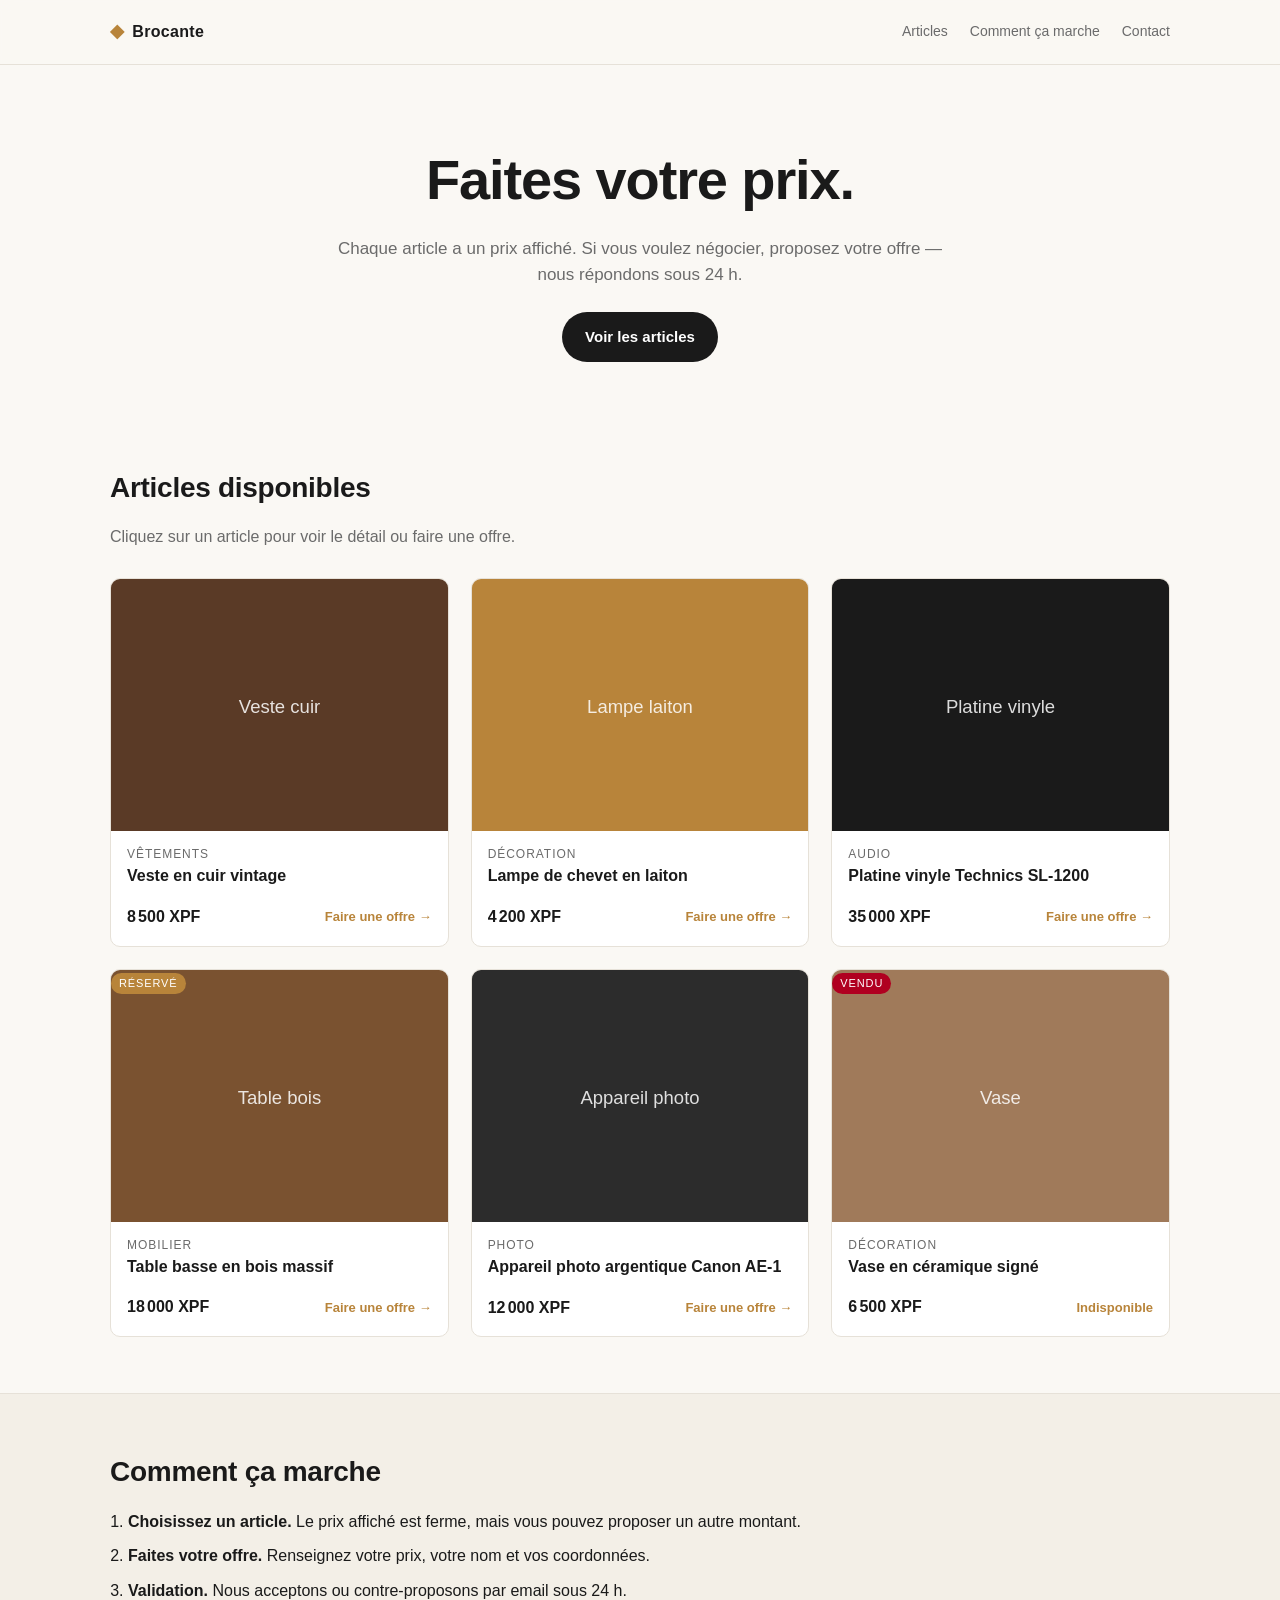
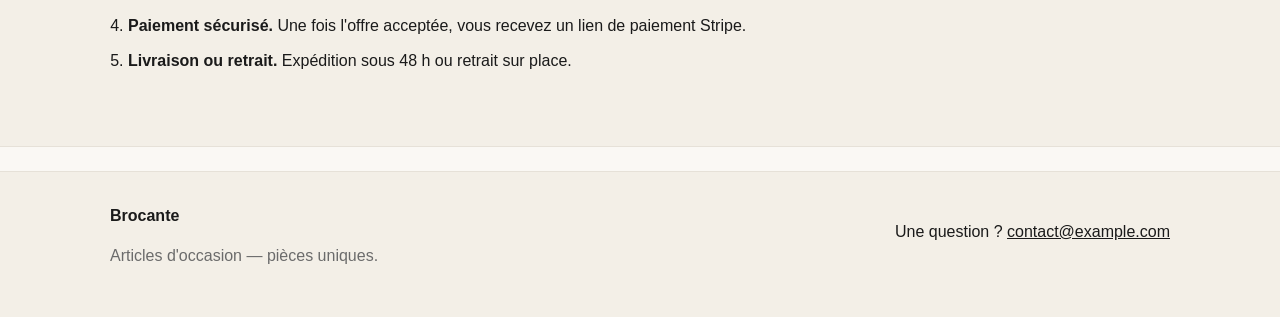
<file: brocante/index.html>
<!doctype html>
<html lang="fr">
<head>
  <meta charset="utf-8" />
  <meta name="viewport" content="width=device-width,initial-scale=1" />
  <title>Brocante — Faites votre prix</title>
  <meta name="description" content="Articles d'occasion : prix affiché ou faites votre offre. Paiement sécurisé en ligne." />
  <link rel="stylesheet" href="styles.css" />
</head>
<body>
  <header class="site-header">
    <div class="container header-inner">
      <a href="/brocante/" class="brand">
        <span class="brand-mark">◆</span>
        <span class="brand-name">Brocante</span>
      </a>
      <nav class="nav">
        <a href="#articles">Articles</a>
        <a href="#comment">Comment ça marche</a>
        <a href="#contact">Contact</a>
      </nav>
    </div>
  </header>

  <section class="hero">
    <div class="container">
      <h1>Faites votre prix.</h1>
      <p class="lead">Chaque article a un prix affiché. Si vous voulez négocier, proposez votre offre — nous répondons sous 24 h.</p>
      <a href="#articles" class="btn btn-primary">Voir les articles</a>
    </div>
  </section>

  <section id="articles" class="section">
    <div class="container">
      <h2>Articles disponibles</h2>
      <p class="muted">Cliquez sur un article pour voir le détail ou faire une offre.</p>

      <div class="grid" id="grid"></div>
    </div>
  </section>

  <section id="comment" class="section section-alt">
    <div class="container">
      <h2>Comment ça marche</h2>
      <ol class="steps">
        <li><strong>Choisissez un article.</strong> Le prix affiché est ferme, mais vous pouvez proposer un autre montant.</li>
        <li><strong>Faites votre offre.</strong> Renseignez votre prix, votre nom et vos coordonnées.</li>
        <li><strong>Validation.</strong> Nous acceptons ou contre-proposons par email sous 24 h.</li>
        <li><strong>Paiement sécurisé.</strong> Une fois l'offre acceptée, vous recevez un lien de paiement Stripe.</li>
        <li><strong>Livraison ou retrait.</strong> Expédition sous 48 h ou retrait sur place.</li>
      </ol>
    </div>
  </section>

  <footer id="contact" class="site-footer">
    <div class="container footer-inner">
      <div>
        <strong>Brocante</strong>
        <p class="muted">Articles d'occasion — pièces uniques.</p>
      </div>
      <div>
        <p>Une question ? <a href="mailto:contact@example.com">contact@example.com</a></p>
      </div>
    </div>
  </footer>

  <!-- Offer modal -->
  <div class="modal" id="modal" hidden>
    <div class="modal-backdrop" data-close></div>
    <div class="modal-card" role="dialog" aria-modal="true" aria-labelledby="modal-title">
      <button class="modal-close" data-close aria-label="Fermer">×</button>

      <div class="modal-body">
        <div class="modal-media">
          <img id="m-image" alt="" />
        </div>
        <div class="modal-info">
          <h3 id="modal-title"></h3>
          <p class="price">
            Prix affiché : <strong id="m-price"></strong>
          </p>
          <p id="m-desc" class="muted"></p>

          <form id="offer-form" class="offer-form" novalidate>
            <input type="hidden" name="article" id="f-article" />
            <input type="hidden" name="prix_affiche" id="f-listed" />

            <label>
              Votre offre (XPF)
              <input type="number" name="offre" id="f-offer" min="1" step="1" required />
            </label>

            <div class="row">
              <label>
                Nom
                <input type="text" name="nom" required autocomplete="name" />
              </label>
              <label>
                Téléphone
                <input type="tel" name="telephone" required autocomplete="tel" />
              </label>
            </div>

            <label>
              Email
              <input type="email" name="email" required autocomplete="email" />
            </label>

            <label>
              Message (optionnel)
              <textarea name="message" rows="3" placeholder="Précisions, conditions de retrait…"></textarea>
            </label>

            <button type="submit" class="btn btn-primary btn-block">Envoyer mon offre</button>
            <p class="form-status" id="form-status" aria-live="polite"></p>
          </form>
        </div>
      </div>
    </div>
  </div>

  <script src="app.js"></script>
</body>
</html>
</file>
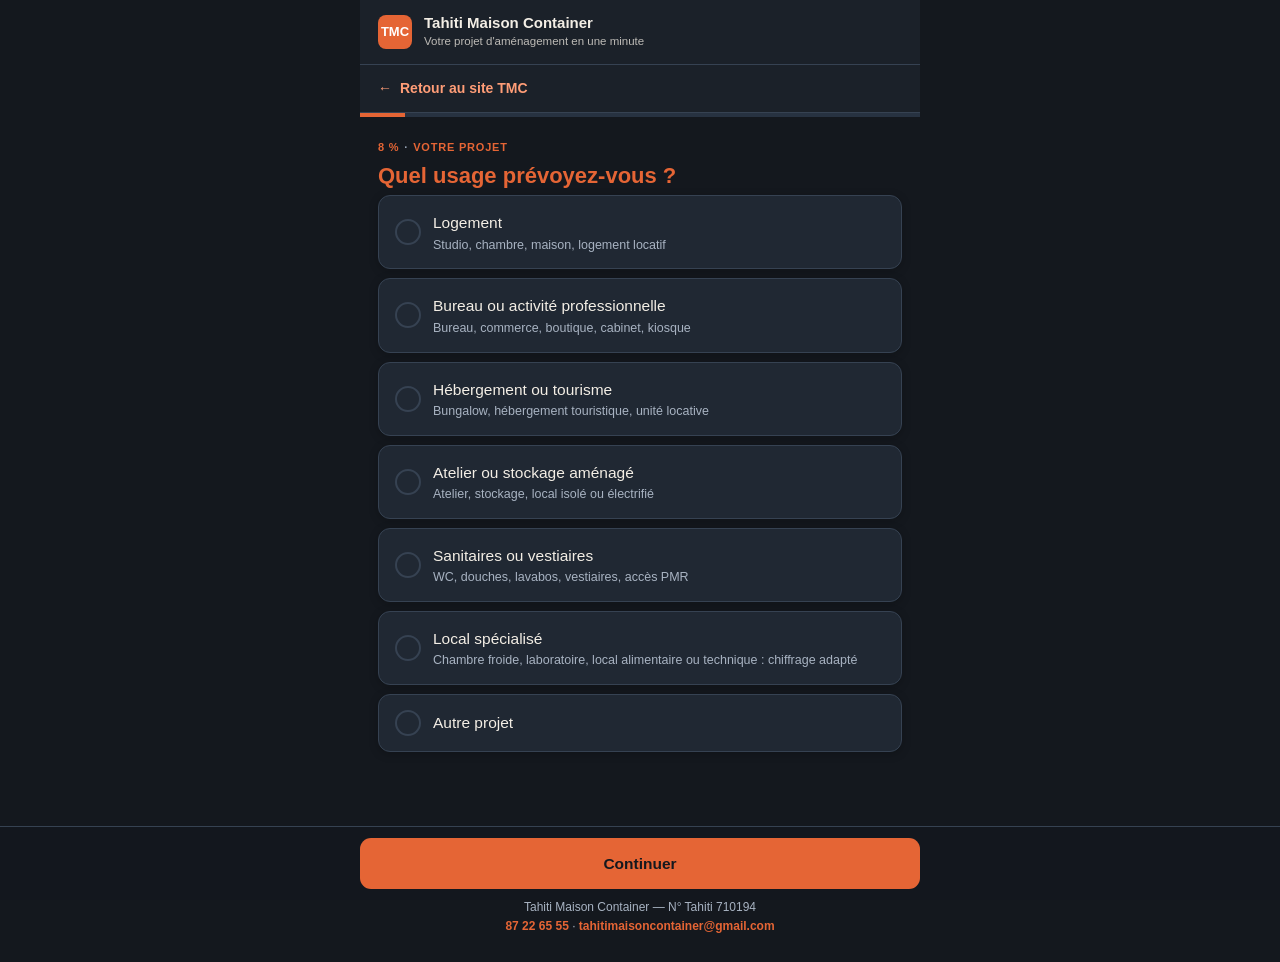
<file: demande/index.html>
<!DOCTYPE html>
<html lang="fr">
<head>
<meta charset="utf-8">
<meta name="viewport" content="width=device-width,initial-scale=1,viewport-fit=cover">
<title>Votre demande — Tahiti Maison Container</title>
<meta name="description" content="Décrivez votre projet en une minute et obtenez le prix réel livré dans votre commune. Tahiti Maison Container, conteneurs 20 DRY et 40 HC en Polynésie.">
<meta name="robots" content="index,follow">
<meta property="og:title" content="Votre demande — Tahiti Maison Container">
<meta property="og:description" content="Une minute pour décrire votre projet et connaître le prix livré chez vous.">
<meta name="theme-color" content="#14181e">
<style>
:root{--navy:#e56535;--navy2:#ff8f62;--or:#e56535;--vert:#397d46;--rouge:#ff8f87;--gris:#a8b3c2;--bg:#14181e;--card:#202833;--bord:#364252;--ombre:0 2px 10px rgba(0,0,0,.22)}
*{box-sizing:border-box;-webkit-tap-highlight-color:transparent}
html,body{margin:0;padding:0}
body{font-family:-apple-system,BlinkMacSystemFont,"Segoe UI",Roboto,Arial,sans-serif;background:var(--bg);color:#f3eee5;line-height:1.5;font-size:16px}
.app{max-width:560px;margin:0 auto;min-height:100vh;display:flex;flex-direction:column;background:var(--bg)}
header{background:var(--navy);color:#f3eee5;padding:14px 18px;display:flex;align-items:center;gap:12px}
header .logo{width:34px;height:34px;border-radius:8px;background:var(--or);display:flex;align-items:center;justify-content:center;font-weight:800;font-size:13px;flex:0 0 auto}
header h1{margin:0;font-size:15px;font-weight:700;line-height:1.2}
header p{margin:1px 0 0;font-size:11.5px;opacity:.75}
.bar{height:4px;background:#273241}
.bar i{display:block;height:100%;background:var(--or);width:0;transition:width .3s ease}
main{flex:1;padding:22px 18px 130px}
.step{display:none;animation:in .25s ease}
.step.on{display:block}
@keyframes in{from{opacity:0;transform:translateY(8px)}to{opacity:1;transform:none}}
.kicker{font-size:11px;font-weight:700;letter-spacing:.8px;text-transform:uppercase;color:var(--or);margin-bottom:6px}
.kicker b{color:var(--navy)}
.kicker i{font-style:normal;color:#98a4b5;margin:0 5px}
h2{margin:0 0 6px;font-size:22px;line-height:1.25;color:var(--navy);font-weight:750}
.sub{margin:0 0 18px;font-size:14px;color:var(--gris)}
.opts{display:flex;flex-direction:column;gap:9px}
button.opt{display:flex;align-items:center;gap:12px;width:100%;text-align:left;background:var(--card);border:1.5px solid var(--bord);border-radius:12px;padding:15px 16px;font:inherit;font-size:15.5px;color:#f3eee5;cursor:pointer;box-shadow:var(--ombre);transition:.12s}
button.opt:hover{border-color:var(--navy2)}
button.opt.sel{border-color:var(--navy);background:#35271f;box-shadow:inset 0 0 0 1px var(--navy)}
button.opt .ic{flex:0 0 auto;width:26px;height:26px;border-radius:50%;border:2px solid var(--bord);display:flex;align-items:center;justify-content:center;font-size:13px;color:#f3eee5}
button.opt.sel .ic{background:var(--navy);border-color:var(--navy)}
button.opt .tx{flex:1}
button.opt .tx small{display:block;color:var(--gris);font-size:12.5px;margin-top:2px;line-height:1.35}
label.f{display:block;margin-bottom:13px}
.mods{display:grid;grid-template-columns:1fr 1fr;gap:11px;margin:2px 0 13px}
.sep2{height:1px;background:var(--bord);margin:20px 0 16px}
.mods label.f{margin-bottom:0}
.mods input{text-align:center;font-weight:700}
label.f span{display:block;font-size:13px;font-weight:600;margin-bottom:5px;color:#e0e5ec}
input,select,textarea{width:100%;font:inherit;font-size:16px;padding:13px 14px;border:1.5px solid var(--bord);border-radius:11px;background:var(--card);color:#f3eee5}
input:focus,select:focus,textarea:focus{outline:0;border-color:var(--navy)}
textarea{min-height:88px;resize:vertical}
.err{color:var(--rouge);font-size:13px;margin-top:8px;font-weight:600}
.nav{position:fixed;left:0;right:0;bottom:0;background:rgba(20,24,30,.97);backdrop-filter:blur(8px);border-top:1px solid var(--bord);padding:11px 18px calc(11px + env(safe-area-inset-bottom))}
.nav .in{max-width:560px;margin:0 auto;display:flex;gap:10px;align-items:center}
.btn{font:inherit;font-size:15.5px;font-weight:700;border:0;border-radius:11px;padding:14px 20px;cursor:pointer}
.btn.p{background:var(--navy);color:#f3eee5;flex:1}
.btn.p:disabled{background:#364252;cursor:not-allowed}
.btn.s{background:transparent;color:var(--gris);padding:14px 12px;font-weight:600}
.prix{background:linear-gradient(135deg,var(--navy),var(--navy2));color:#f3eee5;border-radius:14px;padding:16px 18px;margin:16px 0 4px;box-shadow:var(--ombre)}
.prix .lb{font-size:11.5px;text-transform:uppercase;letter-spacing:.7px;opacity:.8}
.prix .val{font-size:29px;font-weight:800;line-height:1.15;margin:3px 0}
.prix .det{font-size:12.5px;opacity:.85}
.note{background:#2d241e;border-left:3px solid var(--or);padding:11px 13px;font-size:13.5px;border-radius:0 9px 9px 0;margin:14px 0}
.note b{color:#ff9d77}
.grille{margin:9px 0 12px;display:grid;grid-template-columns:1fr auto;gap:6px 14px;font-size:12.8px;align-items:baseline}
.grille i{font-style:normal;color:#c0b4a9;line-height:1.3}
.grille b{color:#ff9d77;white-space:nowrap;text-align:right;font-weight:700}
.grille em{grid-column:1/-1;font-style:normal;font-weight:800;color:var(--navy);font-size:11.5px;letter-spacing:.6px;text-transform:uppercase;margin:9px 0 1px;padding-bottom:4px;border-bottom:1px solid #544033}
.grille em:first-child{margin-top:2px}
.pj{margin:16px 0 2px}
.pjb{display:flex;align-items:center;justify-content:center;gap:9px;width:100%;background:var(--card);border:1.5px dashed #627087;border-radius:12px;padding:15px 16px;font-size:14.5px;font-weight:600;color:var(--navy);cursor:pointer;transition:.12s}
.pjb:hover{border-color:var(--navy);background:#273241}
.pjb input{display:none}
.pja{margin:8px 2px 0;font-size:12.5px;color:var(--gris);line-height:1.45}
.pjf{display:flex;align-items:center;gap:10px;background:var(--card);border:1.5px solid var(--bord);border-radius:11px;padding:10px 12px;margin-top:8px;font-size:13.5px}
.pjf .nm{flex:1;overflow:hidden;text-overflow:ellipsis;white-space:nowrap;color:#f3eee5}
.pjf .sz{color:var(--gris);font-size:12px;white-space:nowrap}
.pjf .rm{border:0;background:transparent;font:inherit;font-size:18px;line-height:1;color:#98a4b5;cursor:pointer;padding:0 2px}
.pjf .rm:hover{color:var(--rouge)}
.pjerr{color:var(--rouge);font-size:12.8px;font-weight:600;margin-top:8px}
.gab{background:var(--card);border:1px solid var(--bord);border-radius:12px;padding:12px 10px 10px;margin:14px 0 4px;box-shadow:var(--ombre)}
.gab svg{display:block;width:100%;height:auto}
.gab .lg{font-size:12.3px;color:var(--gris);line-height:1.65;margin:9px 4px 0}
.gab .lg b{color:#f3eee5}
.gab .lg u{text-decoration:none;color:#ff9d77;font-weight:700}
.gab .sep{height:1px;background:var(--bord);margin:12px 2px 10px}
.recap{background:var(--card);border:1px solid var(--bord);border-radius:13px;padding:4px 16px;box-shadow:var(--ombre)}
.recap .r{display:flex;justify-content:space-between;gap:14px;padding:11px 0;border-bottom:1px solid #364252;font-size:14px}
.recap .r:last-child{border:0}
.recap .r b{color:var(--gris);font-weight:600;flex:0 0 42%}
.recap .r span{text-align:right;flex:1}
.fin{text-align:center;padding:16px 0}
.fin .ok{width:66px;height:66px;border-radius:50%;background:var(--vert);color:#f3eee5;font-size:33px;display:flex;align-items:center;justify-content:center;margin:0 auto 14px}
footer{padding:16px 18px 26px;text-align:center;color:var(--gris);font-size:12px;line-height:1.6}
footer a{color:var(--navy);text-decoration:none;font-weight:600}

.site-return{display:flex;align-items:center;gap:8px;min-height:48px;padding:11px 18px;background:#f3eee5;color:var(--navy);border-bottom:1px solid var(--bord);font-size:14px;font-weight:700;text-decoration:none}
.site-return:hover{background:#273241;text-decoration:underline}
.site-return:focus-visible{outline:3px solid var(--or);outline-offset:-3px}

/* Palette harmonisée avec l’accueil TMC. */
:root{color-scheme:dark}
header{background:#1b2129;border-bottom:1px solid var(--bord)}
header .logo{color:#fff}
header h1{color:#f3eee5}
.bar{background:#273241}
.site-return{background:#1b2129;color:#ff9d77}
.btn.p{color:#14181e}
.btn.p:disabled{color:#98a4b5}
button.opt.sel .ic{color:#14181e}
.prix{background:linear-gradient(135deg,#36251f,#202833);border:1px solid #82503b;color:#f3eee5}
.prix .val{color:#ff9d77}
input::placeholder,textarea::placeholder{color:#98a4b5;opacity:1}
input:focus-visible,select:focus-visible,textarea:focus-visible,button:focus-visible,a:focus-visible{outline:2px solid #ff8f62;outline-offset:3px}
.gab svg text{fill:#c7d0dc}
.gab svg rect{fill:#273241;stroke:#e56535}
.gab svg line{stroke:#98a4b5}
.gab svg text[font-weight="800"]{fill:#ff9d77}

</style>
</head>
<body>
<div class="app">
<header>
  <div class="logo">TMC</div>
  <div><h1>Tahiti Maison Container</h1><p>Votre projet d'aménagement en une minute</p></div>
</header>
<a class="site-return" href="../"><span aria-hidden="true">←</span> Retour au site TMC</a>
<div class="bar"><i id="bar"></i></div>
<main id="main"></main>
<div class="nav"><div class="in">
  <button class="btn s" id="back" onclick="prec()">Retour</button>
  <button class="btn p" id="next" onclick="suiv()">Continuer</button>
</div></div>
<footer>
  Tahiti Maison Container — N° Tahiti 710194<br>
  <a href="tel:+68987226555">87 22 65 55</a> · <a href="mailto:tahitimaisoncontainer@gmail.com">tahitimaisoncontainer@gmail.com</a>
</footer>
</div>
<script>
/* ============ PARAMETRES A AJUSTER ============ */
var SITE_ACHAT = "https://tahitimaisoncontainer.github.io/avendrecontainer/";
// L’envoi est assuré par le modèle EmailJS dédié ci-dessous.


/* ============ TARIFS (identiques a la page de vente) ============ */
var BASE20 = 623451, BASE40 = 832451;
var COM = [
 ["Papeete",0,0],["Pirae",23892,28908],["Faa'a",23892,28908],["Arue",23892,28908],
 ["Punaauia",28908,47760],["Mahina",28908,47760],["Paea",35192,72897],["Tiarei",35192,72897],
 ["Papenoo",35192,72897],["Papara",47760,91750],["Hitiaa",47760,91750],["Mahaena",47760,91750],
 ["Mataiea",56559,106832],["Papeari",60329,109346],["Faaone",66000,111860],["Taravao",69127,113117],
 ["Toahotu",70384,115630],["Afaahiti",70384,115630],["Vairao",71641,116888],["Pueu",71641,116888],
 ["Teahupoo",75411,123171],["Tautira",75411,123171],["Moorea",90000,160000],
 ["Raiatea (au quai)",50000,95000],["Bora-Bora (au quai)",50000,95000],["Tahaa (au quai)",50000,95000],
 ["Autre île",-1,-1]
];
var ETUDE = [
 [60,"25 245 XPF"],[120,"45 499 XPF"],[180,"70 698 XPF"],[240,"90 783 XPF"],[9999,"120 042 XPF"]
];

/* ============ ETAT ============ */
var S = {besoin:"Aménager un conteneur"}, idx = 0, ordre = [];
var ENVOI_EN_COURS = false;
var BROUILLON_ENVOI = "tmc-amenagement-envoi-v2";
function referenceDemande(){
  if(!S.reference){
    var date = new Date().toLocaleDateString("fr-CA", {timeZone:"Pacific/Tahiti",year:"numeric",month:"2-digit",day:"2-digit"}).replace(/-/g, "").slice(2);
    var alphabet = "ABCDEFGHJKLMNPQRSTUVWXYZ23456789", octets = new Uint8Array(6), code = "";
    window.crypto.getRandomValues(octets);
    for(var i=0;i<octets.length;i++) code += alphabet[octets[i] % alphabet.length];
    S.reference = "AM-" + date + "-" + code;
  }
  return S.reference;
}

function fmt(n){ return String(Math.round(n)).replace(/\B(?=(\d{3})+(?!\d))/g," "); }
function comInfo(nom){ for(var i=0;i<COM.length;i++) if(COM[i][0]===nom) return COM[i]; return null; }

function prixUnitaire(){
  var c = comInfo(S.commune); if(!c) return null;
  if(c[1] === -1) return "devis";
  if(S.format === "20 DRY") return BASE20 + c[1];
  if(S.format === "40 HC")  return BASE40 + c[2];
  return null;
}
function prixTotal(){
  var u = prixUnitaire(); if(u === null || u === "devis") return u;
  var q = parseInt(S.quantite,10); if(!q || q < 1) q = 1;
  return u * q;
}
function tarifEtude(){
  var m = parseFloat(String(S.surface||"").replace(",","."));
  if(!m || m <= 0) return null;
  for(var i=0;i<ETUDE.length;i++) if(m <= ETUDE[i][0]) return ETUDE[i][1];
  return null;
}

/* ============ ECRANS ============ */
var E = {};

E.profil = {k:"Pour commencer", q:"Vous êtes…", ch:"profil", o:[
  ["Un particulier"],["Une entreprise"],["Une administration publique"],["Une association"]]};

E.redirection = {k:"Conteneur brut", q:"Tout est déjà en ligne", redirect:1,
  sub:"Pour un conteneur livré tel quel, le prix de votre commune s'affiche directement sur notre page conteneurs, et vous commandez depuis cette page. Inutile de remplir un questionnaire."};

E.commune = {k:"Le lieu", q:"Où votre projet sera-t-il installé ?", sel:"commune",
  sub:"Choisissez le lieu, puis ajoutez un quartier ou un repère si vous le connaissez."};

E.acces = {k:"Livraison", q:"Un camion-grue peut-il accéder à l'emplacement ?", ch:"acces",
  sub:"C'est le point qui fait échouer le plus de livraisons.", o:[
  ["Oui, l'accès est dégagé"],["Non, l'accès est difficile"],["Je ne sais pas"]]};

E.delai = {k:"Calendrier", q:"Pour quand ?", ch:"delai", o:[
  ["Dans le mois"],["Dans 1 à 3 mois"],["Dans 3 à 6 mois"],["Dans plus de 6 mois"],
  ["Pas de date, je me renseigne"]]};

/* ---- branche AMENAGEMENT ---- */
E.usage = {k:"Votre projet", q:"Quel usage prévoyez-vous ?", ch:"usage", o:[
  ["Logement","Studio, chambre, maison, logement locatif"],
  ["Bureau ou activité professionnelle","Bureau, commerce, boutique, cabinet, kiosque"],
  ["Hébergement ou tourisme","Bungalow, hébergement touristique, unité locative"],
  ["Atelier ou stockage aménagé","Atelier, stockage, local isolé ou électrifié"],
  ["Sanitaires ou vestiaires","WC, douches, lavabos, vestiaires, accès PMR"],
  ["Local spécialisé","Chambre froide, laboratoire, local alimentaire ou technique : chiffrage adapté"],
  ["Autre projet"]]};

E.formule = {k:"Votre projet",q:"Quelle formule souhaitez-vous ?",ch:"formule",formule:1,
 sub:"Choisissez la base de votre demande. Le périmètre dépend de l’usage ; l’étude précisera les équipements, options et le prix final.",o:[
 ["Clé en main sans assainissement","Aménagement du conteneur selon l’usage, hors assainissement et options précisées ci-dessous."],
 ["Clé en main avec assainissement","Même aménagement, avec une provision d’assainissement à confirmer après étude."],
 ["Je choisis mes prestations","Je sélectionne les travaux souhaités."]]};

E.prestations = {k:"Votre aménagement", q:"Quelles prestations souhaitez-vous ?", ch:"prestations", multi:1, prestations:1,
  sub:"Plusieurs choix possibles. Sélectionnez les travaux à confier à TMC ; les autres pourront être précisés lors de notre échange.", o:[
  ["Isolation et habillage intérieur"],
  ["Électricité et éclairage"],
  ["Plomberie et sanitaires"],
  ["Cuisine"],
  ["Portes, fenêtres et baies vitrées"],
  ["Ventilation ou climatisation"],
  ["Toiture de protection"],
  ["Terrasse et accès"],
  ["Fondations ou plots"],
  ["Assainissement et raccordements"],
  ["Autres prestations"],
  ["À définir ensemble", "Nous préciserons les travaux avec vous.", 1]]};

E.detailsProjet={k:"Votre projet",q:"Précisez le local et les équipements souhaités",detailsProjet:1,
 sub:"Par exemple : chambre froide et température souhaitée, laboratoire, activité et équipements. TMC vous proposera un premier repère adapté avant votre décision sur l’étude payante."};

E.destination = {k:"La livraison",q:"Où souhaitez-vous recevoir vos conteneurs ?",destination:1,
 sub:"Au quai ou jusqu’au terrain : choisissez ce qui vous convient."};

E.modules = {k:"Votre projet", q:"Quels conteneurs souhaitez-vous aménager ?", mod:1, gabarit:1, num:"surface",
  sub:"Indiquez vos conteneurs. La surface indicative est calculée automatiquement pour un logement ; vous recevrez ensuite votre estimation globale par email."};

E.implantation = {k:"Votre projet", q:"Comment ces modules seront-ils implantés ?", ch:"implantation",
  sub:"Assembler des conteneurs et en poser plusieurs séparément ne coûtent pas la même chose : jonctions et reprises d'étanchéité d'un côté, équipements et raccordements dupliqués de l'autre.", o:[
  ["Assemblés en un seul bâtiment","Ouvertures entre les modules, un seul volume habitable"],
  ["Séparés, posés indépendamment","Chaque module fonctionne seul, sur le même terrain ou sur plusieurs sites"],
  ["Superposés, avec un étage","Structure porteuse, escalier ou coursive"],
  ["Je ne sais pas encore","Nous le déterminerons ensemble"]]};

E.terrain = {k:"Le terrain", q:"Où en êtes-vous avec le terrain ?", ch:"terrain", o:[
  ["Il m'appartient ou je le loue"],
  ["Achat ou bail en cours de signature"],
  ["Je l'ai repéré, il n'est pas encore à moi"],
  ["Je n'ai pas encore de terrain"]]};

E.indivision = {k:"Le terrain", q:"Le terrain est-il en indivision ?", ch:"indivision",
  sub:"C'est le premier motif d'enlisement des projets en Polynésie. Autant le savoir tout de suite.", o:[
  ["Non, je suis seul propriétaire ou titulaire du bail"],
  ["Oui, et l'indivision est réglée","J'ai l'accord écrit des indivisaires"],
  ["Oui, et elle n'est pas réglée"],
  ["Je ne sais pas"]]};

var TERRAIN_PARTICULIER = E.terrain;
var TERRAIN_STRUCTURE = {k:"L’emplacement",q:"Votre structure dispose-t-elle déjà d’un emplacement pour ce projet ?",ch:"terrain",o:[
 ["Oui, l’emplacement est disponible"],
 ["Un emplacement est identifié, mais sa mise à disposition reste à confirmer"],
 ["Non, nous recherchons encore un emplacement"],
 ["Je ne sais pas, ce point est géré par un autre service"]]};
E.droitUsage={k:"L’emplacement",q:"L’utilisation de cet emplacement est-elle autorisée pour ce projet ?",ch:"droitUsage",o:[
 ["Oui, l’accord de la structure ou du gestionnaire est obtenu"],
 ["L’accord est en cours"],
 ["Je ne sais pas"]]};
function estStructure(){
 return ["Une entreprise","Une administration publique","Une association"].indexOf(S.profil)>-1;
}
function etatTerrain(){
 var equivalents={
  "Oui, l’emplacement est disponible":"Il m'appartient ou je le loue",
  "Un emplacement est identifié, mais sa mise à disposition reste à confirmer":"Je l'ai repéré, il n'est pas encore à moi",
  "Non, nous recherchons encore un emplacement":"Je n'ai pas encore de terrain",
  "Je ne sais pas, ce point est géré par un autre service":"À confirmer par la structure"};
 return equivalents[S.terrain]||S.terrain;
}
function terrainLocalise(){
 return ["Il m'appartient ou je le loue","Achat ou bail en cours de signature","Je l'ai repéré, il n'est pas encore à moi"].indexOf(etatTerrain())>-1;
}
function droitsTerrainClairs(){
 return estStructure()?S.droitUsage==="Oui, l’accord de la structure ou du gestionnaire est obtenu":
  S.indivision==="Non, je suis seul propriétaire ou titulaire du bail" || S.indivision==="Oui, et l'indivision est réglée";
}
function adapterTerrain(){
 E.terrain=estStructure()?TERRAIN_STRUCTURE:TERRAIN_PARTICULIER;
 if(S.terrain && !E.terrain.o.some(function(o){return o[0]===S.terrain;})){
  delete S.terrain;delete S.indivision;delete S.droitUsage;delete S.parcelle;delete S.acces;
 }
 if(estStructure())delete S.indivision;else delete S.droitUsage;
 if(!terrainLocalise()){delete S.parcelle;delete S.acces;}
}

E.parcelle = {k:"Le terrain", q:"Le numéro de votre parcelle", txt:"parcelle",
  sub:"Il se trouve en quelques secondes sur otia.gov.pf. Facultatif, mais il me fait gagner un aller-retour.", opt:1};

E.plan = {k:"Votre projet", q:"Avez-vous un plan ou un croquis ?", ch:"plan", pj:1,
  reperes:"Un croquis à main levée photographié me suffit pour démarrer : envoyez-le en réponse au mail reçu après votre demande.<br>Si vous n'avez rien, je fais établir le plan. Tarifs en XPF :<div class='grille'><em>Plan 2D coté</em><i>1 conteneur 20 pieds</i><b>35 800</b><i>1 conteneur 40 pieds</i><b>53 700</b><i>Par conteneur 20 pieds en plus</i><b>+ 17 900</b><i>Par conteneur 40 pieds en plus</i><b>+ 29 900</b><em>Visuel 3D &nbsp;·&nbsp; en option</em><i>1 conteneur 20 pieds</i><b>47 800</b><i>1 conteneur 40 pieds</i><b>65 700</b><i>Par conteneur 20 pieds en plus</i><b>+ 23 900</b><i>Par conteneur 40 pieds en plus</i><b>+ 35 800</b></div><b>Le plan 2D</b> me sert à chiffrer votre projet au poste près, et sert de base à l’étude des démarches administratives nécessaires à votre projet.<br><b>Le visuel 3D</b> vous montre le rendu final de votre projet avant que je commence.<br>La réalisation du plan 2D et le visuel 3D sont facturés séparément, avant leur démarrage et après votre accord. Un plan 2D coté exploitable est nécessaire au devis sur mesure.", o:[
  ["Oui, un plan coté"],["Un croquis à main levée"],["Non, rien pour l'instant"]]};

E.enveloppe = {k:"Budget", q:"Quel budget avez-vous prévu pour votre projet ?", ch:"enveloppe", etudeNote:1, echelle:1,
  sub:"Indiquez le budget de <b>l'ensemble du projet</b> : les conteneurs, leur aménagement et les frais annexes, étude et plans compris. Cette information me permet de vérifier que votre projet est cohérent avec l'enveloppe que vous envisagez. Vous recevrez notre estimation par email après l’envoi de votre demande.", o:[
  ["2 à 3 millions XPF","Budget total envisagé, financement à préciser ensuite"],
  ["3 à 5 millions XPF","Budget total envisagé, financement à préciser ensuite"],
  ["5 à 10 millions XPF","Budget total envisagé, financement à préciser ensuite"],
  ["10 à 20 millions XPF","Budget total envisagé, financement à préciser ensuite"],
  ["20 à 30 millions XPF","Projet résidentiel ou professionnel de grande taille"],
  ["30 à 50 millions XPF","Bâtiment complet ou ensemble de modules important"],
  ["50 millions XPF et plus","Programme complet, plusieurs bâtiments ou tranche importante"],
  ["Je ne sais pas encore, j'ai besoin d'être conseillé","Je vous situe au premier échange"]],
  /* Commande publique : delai de reglement, avance de tresorerie, garanties.
     A projet identique le reperage descend d une tranche. Memes valeurs de
     tranche, seuls les reperes changent. */
  descPublic:[
  "Rarement suffisant pour une commande publique",
  "Aménagement simple d'un seul module",
  "Un module entièrement aménagé et équipé",
  "Un grand module abouti, ou deux modules",
  "Trois à quatre modules, ou un ensemble de plusieurs pièces",
  "Projet de grande taille, plusieurs modules assemblés",
  "Bâtiment complet, programme ou tranche importante",
  "Je vous situe au premier échange"]};

var FINANCEMENTS = {
 "Un particulier":{q:"Comment envisagez-vous de financer ce projet ?",multi:true,sub:"Plusieurs réponses possibles si vous combinez plusieurs sources de financement.",o:[
 ["Fonds propres disponibles","",0,"disponible"],
 ["Prêt bancaire déjà accordé","",0,"disponible"],
 ["Aide ou subvention déjà versée","",0,"disponible"],
 ["Aide ou subvention notifiée, versement à venir","",0,"attente"],
 ["Prêt en cours d'instruction","",0,"attente"],
 ["Le financement reste à monter","",0,"recherche"],
 ["Je ne sais pas encore","",1,"inconnu"]]},
 "Une administration publique":{q:"Où en est le budget prévu pour ce projet ?",multi:false,sub:"Indiquez la situation actuelle du budget de votre administration publique.",o:[
 ["Budget voté et crédits disponibles","",0,"disponible"],
 ["Budget voté, crédits à mobiliser","",0,"attente"],
 ["Budget en cours de validation","",0,"attente"],
 ["Demande de financement ou de subvention en cours","",0,"attente"],
 ["Nous nous renseignons pour préparer le budget","",0,"recherche"],
 ["Je ne sais pas, ce point est suivi par un autre service","",1,"inconnu"]]},
 "Une association":{q:"Comment l’association prévoit-elle de financer ce projet ?",multi:true,sub:"Plusieurs réponses possibles si le projet combine trésorerie, subventions et participations.",o:[
 ["Trésorerie de l’association disponible","",0,"disponible"],
 ["Subvention déjà versée","",0,"disponible"],
 ["Subvention accordée, versement à venir","",0,"attente"],
 ["Demande de subvention en cours","",0,"attente"],
 ["Participation de partenaires ou mécènes déjà reçue","",0,"disponible"],
 ["Financement en cours de recherche","",0,"recherche"],
 ["Je ne sais pas encore","",1,"inconnu"]]},
 "Une entreprise":{q:"Comment l’entreprise prévoit-elle de financer ce projet ?",multi:true,sub:"Plusieurs réponses possibles si l’entreprise combine plusieurs sources de financement.",o:[
 ["Trésorerie de l’entreprise disponible","",0,"disponible"],
 ["Financement bancaire accordé","",0,"disponible"],
 ["Demande de financement bancaire en cours","",0,"attente"],
 ["Apport d’associés disponible","",0,"disponible"],
 ["Aide ou subvention déjà versée","",0,"disponible"],
 ["Aide ou subvention accordée, versement à venir","",0,"attente"],
 ["Budget d’investissement en cours de validation","",0,"attente"],
 ["Financement à rechercher","",0,"recherche"],
 ["Je ne sais pas encore","",1,"inconnu"]]}
};
function configFinancement(){return FINANCEMENTS[S.profil]||FINANCEMENTS["Un particulier"];}
function adapterFinancement(){
 if(S.profil==="Un particulier" && S.financement==="Aide ou subvention notifiée")S.financement="Aide ou subvention notifiée, versement à venir";
 var config=configFinancement();
 E.financement={k:"Budget",q:config.q,ch:"financement",multi:config.multi,sub:config.sub,o:config.o};
 var selections=String(S.financement||"").split(" · ").filter(Boolean).filter(function(v){return config.o.some(function(o){return o[0]===v;});});
 if(!config.multi && selections.length>1)selections=[];
 if(selections.some(function(v){return config.o.some(function(o){return o[0]===v && o[2];});}) && selections.length>1)selections=[];
 MULTI.financement=config.multi?selections:[];
 S.financement=selections.join(" · ");
}
function qualificationFinancement(){
 var config=configFinancement(),choix=String(S.financement||"").split(" · "),etats=[];
 config.o.forEach(function(o){if(choix.indexOf(o[0])>-1)etats.push(o[3]);});
 var disponible=etats.indexOf("disponible")>-1,attente=etats.some(function(v){return v!=="disponible";});
 var score=disponible?(attente?15:25):etats.indexOf("attente")>-1?10:etats.indexOf("recherche")>-1?5:0;
 return {score:score,disponible:disponible,partiel:disponible&&attente,aConfirmer:score<25};
}

/* ---- branche RDV ---- */
E.rdvlieu = {k:"Rendez-vous", q:"Où souhaitez-vous qu'on se voie ?", ch:"rdvlieu", o:[
  ["Sur mon terrain ou à mon bureau","Je me déplace. Déplacement facturé à partir de 5 000 XPF selon la commune."],
  ["Par téléphone ou en visio","Le plus rapide pour dégrossir le projet."]]};

E.rdvquand = {k:"Rendez-vous", q:"Quel moment vous arrange ?", ch:"rdvquand", o:[
  ["En semaine, le matin"],["En semaine, l'après-midi"],["Le samedi"],["Peu importe, appelez-moi"]]};

/* ---- commun fin ---- */
var DECISION_STRUCTURE = {q:"Le projet est-il déjà validé en interne ?",o:[
 ["Oui","Le projet est validé"],
 ["Validation en cours","La décision reste à confirmer"],
 ["Je me renseigne seulement","Aucun projet validé pour le moment"]
]};
var DECISIONS = {
 "Un particulier":{q:"Qui décide du projet avec vous ?",o:[
  ["Je décide seul","Décision personnelle"],
  ["Nous décidons en couple ou en famille","Le principe est déjà validé entre nous"],
  ["Nous n'en avons pas encore parlé","Discussion à venir"],
  ["Je décide avec un associé ou ma hiérarchie","Validation interne à obtenir"],
  ["Je fais la demande pour quelqu'un d'autre","Je ne suis pas le décideur"]]},
 "Une entreprise":DECISION_STRUCTURE,
 "Une administration publique":DECISION_STRUCTURE,
 "Une association":DECISION_STRUCTURE
};
function adapterDecision(){
 // Compatibilité avec les brouillons créés avant le changement de libellé.
 if(S.profil==="Une administration ou une commune")S.profil="Une administration publique";
 var config=DECISIONS[S.profil]||DECISIONS["Un particulier"];
 E.decision={k:"Presque fini",q:config.q,ch:"decision",o:config.o};
 if(S.decision && !config.o.some(function(o){return o[0]===S.decision;}))delete S.decision;
}
function decisionRenseignee(){
 var config=DECISIONS[S.profil]||DECISIONS["Un particulier"];
 return config.o.some(function(o){return o[0]===S.decision;});
}
function decisionValidee(){
 var config=DECISIONS[S.profil]||DECISIONS["Un particulier"];
 return S.decision===config.o[0][0] || (S.profil==="Un particulier" && S.decision===config.o[1][0]);
}
function libelleStructure(){
 return S.profil==="Une entreprise"?"Nom de l’entreprise":S.profil==="Une association"?"Nom de l’association":"Nom de l’administration publique";
}
adapterDecision();

E.contact = {k:"Vos coordonnées", q:"Vos coordonnées pour recevoir votre proposition", contact:1,
  sub:"Vous recevrez votre récapitulatif et un prix de départ indicatif lorsque le projet permet de le calculer. Sinon, TMC précisera votre demande avant de vous proposer un premier repère. Utilisez le dernier champ pour préciser vos questions ou vos contraintes.",
  confid:1};

E.estimation = {k:"Budget et décision", q:"Votre estimation indicative", estimation:1};
E.recap = {k:"C'est prêt", q:"Vérifiez avant d'envoyer", recap:1};
E.fini = {k:"", q:"", fini:1};

/* ============ ETAPES AFFICHEES ============ */
var PHASE = {
  profil:"Votre projet", besoin:"Votre projet", usage:"Votre projet",
  formule:"Votre projet", prestations:"Votre projet", destination:"Le terrain", modules:"Votre projet", implantation:"Votre projet", surface:"Votre projet",
  commune:"Le terrain", terrain:"Le terrain", indivision:"Le terrain", droitUsage:"Le terrain", parcelle:"Le terrain", acces:"Le terrain",
  plan:"Votre plan", delai:"Votre plan",
  enveloppe:"Budget et décision", estimation:"Budget et décision", financement:"Budget et décision",
  decision:"Budget et décision", etape:"Budget et décision",
  rdvlieu:"Le rendez-vous", rdvquand:"Le rendez-vous",
  contact:"Vos coordonnées", recap:"Vos coordonnées"
};
function phaseDe(k){
  if(k === "commune" && S.besoin === "Prendre rendez-vous") return "Le rendez-vous";
  if(k === "usage" && S.besoin === "Prendre rendez-vous") return "Le rendez-vous";
  if(k === "delai" && S.besoin === "Prendre rendez-vous") return "Le rendez-vous";
  return PHASE[k] || "";
}
function listePhases(){
  var out = [], vu = {};
  for(var i=0;i<ordre.length;i++){
    var f = phaseDe(ordre[i]);
    if(f && !vu[f]){ vu[f] = 1; out.push(f); }
  }
  return out;
}
/* Progression reelle : elle avance a chaque ecran et ne revient jamais en arriere.
   Avant que le besoin soit choisi on prend le parcours amenagement comme hypothese,
   pour que le pourcentage parte de zero des la premiere question. */
function ecransUtiles(){
  var L = ordre;
  if(!S.besoin){
    S.besoin = "Aménager un conteneur";
    L = parcours();
    delete S.besoin;
  }
  var u = [];
  for(var i=0;i<L.length;i++)
    if(L[i] !== "fini" && L[i] !== "redirection") u.push(L[i]);
  return u;
}
function progression(){
  var u = ecransUtiles(), pos = u.indexOf(ordre[idx]);
  if(pos < 0) return null;
  return Math.round((pos + 1) / u.length * 100);
}
function compteur(){
  var f = phaseDe(ordre[idx]), pc = progression();
  if(!f || pc === null) return "";
  return '<b>' + pc + ' %</b><i>·</i>' + esc(f);
}

/* ============ MODULES ============ */
/* Le nombre de conteneurs est saisi explicitement : c est lui qui donne l echelle
   du projet. Tout le reste — surface, plans, budget — en decoule et porte sur
   l ensemble, jamais sur un module isole. */
var S20 = 13, S40 = 28; /* surface au sol arrondie, hors tout */

function nMod(k){ var v = parseInt(S[k], 10); return (isNaN(v) || v < 0) ? 0 : Math.min(60, v); }
function totalMod(){ return nMod("n20") + nMod("n40"); }
function surfaceMod(){ return nMod("n20") * S20 + nMod("n40") * S40; }
function libelleMod(){
  if(S.modules === "\u00c0 d\u00e9finir") return "nombre \u00e0 d\u00e9finir";
  var a = nMod("n20"), b = nMod("n40"), p = [];
  if(a) p.push(a + " \u00d7 20 pieds");
  if(b) p.push(b + " \u00d7 40 pieds");
  return p.join(" + ");
}
/* Cout d acquisition des conteneurs, prix publics de la page de vente, hors
   supplement de commune : plancher volontairement prudent. */
function plancherConteneurs(){ return nMod("n20") * BASE20 + nMod("n40") * BASE40; }

/* Bareme de l architecte, sans marge. Le premier conteneur porte le tarif de base,
   les suivants le tarif additionnel. */
function prixPlan(){
  var a = nMod("n20"), b = nMod("n40");
  if(a + b < 1) return null;
  if(b > 0) return [53700 + (b - 1) * 29900 + a * 17900, 65700 + (b - 1) * 35800 + a * 23900];
  return [35800 + (a - 1) * 17900, 47800 + (a - 1) * 23900];
}

/* La surface vit sur le meme ecran que le comptage : elle doit se rafraichir
   des que le client change le nombre de modules. */
function blocSurface(champ){
  if(S.usage==="Logement" && S.modules!=="À définir" && totalMod()>0){
    return '<div class="note"><b>Environ '+surfaceMod()+' m² indicatifs</b>, calculés à partir de vos conteneurs. La terrasse est comptée séparément.</div>';
  }
  var h = "";
  if(champ === "surface" && totalMod())
    h += '<div class="note">Vous avez indiqu\u00e9 <b>' + esc(libelleMod()) + '</b>, soit environ <b>'
       + surfaceMod() + ' m\u00b2 au sol au total</b>' + (totalMod() > 1 ? ' pour l\'ensemble des ' + totalMod() + ' modules' : '')
       + '. Le champ ci-dessous est pr\u00e9rempli avec ce total : corrigez-le si votre am\u00e9nagement diff\u00e8re \u2014 partie non am\u00e9nag\u00e9e. N’incluez pas la terrasse dans cette surface.</div>';
  return h + '<label class="f"><span>Surface au sol totale du projet, en m\u00b2</span>'
       + '<input id="i_' + champ + '" type="number" inputmode="decimal" min="1" placeholder="par exemple 26" value="'
       + esc(S[champ]||"") + '" oninput="maj(\'' + champ + '\',this.value)"></label>';
}

function blocModules(){
  if(S.modules === "\u00c0 d\u00e9finir")
    return '<div class="note">Nombre de conteneurs \u00e0 d\u00e9finir. Indiquez une surface approximative ci-dessous : elle me suffit pour situer le projet.</div>';
  var t = totalMod();
  if(!t) return "";
  return '<div class="prix"><div class="lb">Votre projet</div>'
       + '<div class="val" style="font-size:21px;line-height:1.3">' + esc(libelleMod()) + '</div>'
       + '<div class="det"><b>' + surfaceMod() + ' m\u00b2 au sol au total</b>'
       + (t > 1 ? ' \u00b7 ' + t + ' modules, soit ' + (nMod("n40") && nMod("n20") ? S20 + ' et ' + S40 : (nMod("n40") ? S40 : S20)) + ' m\u00b2 par module' : '')
       + '. La surface, les plans et le budget demand\u00e9s ensuite portent sur cet ensemble.</div></div>';
}
function majMod(k, v){
  S[k] = v;
  effaceErr();
  if(S.modules === "\u00c0 d\u00e9finir") delete S.modules;
  var t = totalMod();
  if(t<2)delete S.implantation;
  if(t) S.modules = libelleMod(); else delete S.modules;
  /* la surface suit le nombre de modules tant que le client ne l a pas corrigee lui meme */
  if(S.usage==="Logement" || !S.surfaceManuelle){ var q = surfaceMod(); if(q) S.surface = String(q); else delete S.surface; if(S.usage==="Logement")delete S.surfaceManuelle; }
  ordre = parcours();
  var z = document.getElementById("modres"); if(z) z.innerHTML = blocModules();
  var y = document.getElementById("surfzone"); if(y) y.innerHTML = blocSurface("surface");
  var b = document.getElementById("modx"); if(b) b.className = "opt";
}
function modInconnu(){
  S.modules = "\u00c0 d\u00e9finir";
  delete S.n20; delete S.n40;
  if(!S.surfaceManuelle) delete S.surface;
  ordre = parcours();
  rendre();
}

/* ============ PARCOURS ============ */
function estSurTahiti(){
 var c=comInfo(S.commune),rang=c?COM.indexOf(c):-1;
 return rang>=0 && rang<22;
}
function libelleLieu(){
 return S.commune==="Autre île"?S.ile||"Autre île":String(S.commune||"").replace(" (au quai)","");
}
function normaliserLivraison(){
 if(estSurTahiti())S.livraison="Jusqu’au terrain, avec déchargement et pose";
}
function champQuartier(){
 return '<label class="f"><span>Quartier ou repère (facultatif)</span><input id="i_emplacement" type="text" maxlength="240" placeholder="Par exemple : PK, côté mer ou montagne" value="'+esc(S.emplacement||"")+'" oninput="maj(\'emplacement\',this.value)"></label>';
}

function parcours(){
  // Les anciens dossiers regroupaient sanitaires et locaux spécialisés : ne pas supposer l’usage.
  if(S.usage==="Sanitaire ou local spécialisé")S.usage="Local spécialisé";
  adapterDecision();
  adapterTerrain();
  adapterFinancement();
  normaliserLivraison();
  if(S.formule && !formulePersonnalisee())appliquerFormule();
  var p = ["usage","profil","modules"];
  if(S.usage==="Local spécialisé" || S.usage==="Autre projet")p.push("detailsProjet");
  p.push("formule");
  if(formulePersonnalisee())p.push("prestations");
  if(totalMod() >= 2) p.push("implantation");
  p.push("commune");
  if(S.commune && !estSurTahiti())p.push("destination");
  p.push("terrain");
  if(estStructure()){
    if(etatTerrain()==="Il m'appartient ou je le loue")p.push("droitUsage");
  }else if(etatTerrain() === "Il m'appartient ou je le loue" || etatTerrain() === "Achat ou bail en cours de signature")p.push("indivision");
  if(terrainLocalise()){
    p.push("parcelle");
    if(S.livraison==="Jusqu’au terrain, avec déchargement et pose")p.push("acces");
  }
  return p.concat(["plan","delai","enveloppe","financement","decision","contact","recap","fini"]);
}

/* ============ COHERENCE BUDGET ============ */
/* Barème de provision standard, version 2026-10-28.
   Fourchettes construites à partir des postes détaillés TMC 2021/2024/2026.
   Ce sont des provisions de préqualification, pas les extrema de devis identiques.
   Provisions de budget TTC ; adaptation du profil public appliquée une seule fois en fin de calcul. */
var BAREME = {version:"2026-10-28", amenagement:[180000,220000], toiture:[6200,6200], plot:32000, assainissement:{petit:1000000,intermediaire:2500000,grand:3000000,surfaceReference:26}};
function estPublic(){ return S.profil === "Une administration publique"; }
function arrondiHaut(v,pas){ return Math.ceil(v/(pas||10000))*(pas||10000); }
function nombre(v){ return Number(String(v||"").replace(",",".")); }
function prestation(v){ return String(S.prestations||"").indexOf(v)>-1; }
function nombrePlotsCalcule(){
  // Règle TMC : aucun partage d’appuis entre modules.
  if(!S.modules || S.modules==="À définir" || totalMod()<1)return null;
  return nMod("n20")*4+nMod("n40")*10;
}
function toitureCalculee(){
  if(!S.modules || S.modules==="À définir" || totalMod()<1)return null;
  var a=nMod("n20"), b=nMod("n40"), n=a+b, largeur=2.438;
  if(n>1 && S.implantation!=="Assemblés en un seul bâtiment" && S.implantation!=="Séparés, posés indépendamment")return null;
  var separes=n>1 && S.implantation==="Séparés, posés indépendamment";
  var surface=separes?a*(6.058+2)*(largeur+2)+b*(12.192+2)*(largeur+2):((b?12.192:6.058)+2)*(largeur*n+2);
  return {surface:Math.round(surface*100)/100,hypothese:separes?"toitures séparées, débord de 1 m sur chaque côté":n>1?"modules côte à côte sous une toiture rectangulaire, débord extérieur de 1 m sur chaque côté":"débord de 1 m sur chaque côté"};
}
function provisionAssainissement(){
 var surface=nombre(S.surface);
 if(!Number.isFinite(surface)||surface<=0)return null;
 // Base TMC : 1 000 000 XPF pour 2 x 20 DRY (environ 26 m²).
 // Plancher petit projet ; pas de plafond artificiel pour les grandes surfaces.
 var montant=arrondiHaut(Math.max(BAREME.assainissement.petit,surface*BAREME.assainissement.petit/BAREME.assainissement.surfaceReference),10000);
 return {bas:montant,haut:montant,regle:"calcul automatique selon la surface intérieure du projet, dimensionnement à confirmer pendant l’étude"};
}
// Repère atelier global (conteneurs + aménagement, transport local standard, toiture et plots).
// Hors CFPA : Papara TMC2023160202D (16/02/2023), 28 324 572 / (4*28) ;
// Afaahiti Bernard Constant (06/09/2022), estimation 11 500 000 / (2*28).
// Moyenne des deux projets = 229 127,55 XPF/m², arrondie à 230 000.
// Références historiques, équipements différents, aucune indexation supposée.
var TARIF_ATELIER_GLOBAL=230000;
function atelierCleEnMain(){return S.usage==="Atelier ou stockage aménagé" && (S.formule==="Clé en main sans assainissement" || S.formule==="Clé en main avec assainissement");}
function estimationProjet(){
 var m=nombre(S.surface),lignes=[],manquants=[],atelier=atelierCleEnMain();
 function ajoute(poste,bas,haut){lignes.push({poste:poste,bas:arrondiHaut(bas),haut:arrondiHaut(haut==null?bas:haut)});}
 function sansPrix(message){return {lignes:[],manquants:[message],bas:null,haut:null,standard:false,complet:false};}
 if(!Number.isFinite(m)||m<=0)return sansPrix("Surface à préciser");
 if(formulePersonnalisee())return sansPrix("Prestations au choix : repère adapté à établir par TMC");
 if(["Logement","Hébergement ou tourisme","Bureau ou activité professionnelle","Atelier ou stockage aménagé","Sanitaires ou vestiaires"].indexOf(S.usage)<0)return sansPrix("Local ou équipements spécialisés : repère adapté à établir par TMC");
 if(!S.modules || S.modules==="À définir" || totalMod()<1)return sansPrix("Nombre de conteneurs à préciser");
 if(m>nMod("n20")*15+nMod("n40")*30)return sansPrix("Surface et conteneurs à vérifier avec TMC");
 if(totalMod()>1 && ["Assemblés en un seul bâtiment","Séparés, posés indépendamment"].indexOf(S.implantation)<0)return sansPrix("Implantation ou superposition à chiffrer avec TMC");
 ajoute("Conteneurs et frais opérationnels TTC",plancherConteneurs());
 var c=comInfo(S.commune),transportLocal=c&&COM.indexOf(c)<22 && S.livraison==="Jusqu’au terrain, avec déchargement et pose" && S.acces==="Oui, l'accès est dégagé";
 if(atelier){
   // Décomposer l’ancien repère global : les coûts fixes ne diminuent plus avec la surface aménagée.
   // Taravao sert uniquement à retirer une provision de transport de la référence historique.
   var ref=comInfo("Taravao"),toit=toitureCalculee(),coutToit=toit?arrondiHaut(toit.surface*BAREME.toiture[0]):0;
   var fixes=arrondiHaut(plancherConteneurs())+arrondiHaut(nombrePlotsCalcule()*BAREME.plot)+coutToit;
   var transportRef=nMod("n20")*arrondiHaut(ref[1]*1.13)+nMod("n40")*arrondiHaut(ref[2]*1.13);
   var tauxAmenagement=Math.max(0,(surfaceMod()*TARIF_ATELIER_GLOBAL-fixes-transportRef)/surfaceMod());
   ajoute("Aménagement atelier TTC — provision adaptée à la surface aménagée",m*tauxAmenagement);
   if(toit)ajoute("Provision de toiture standard TTC",coutToit);
   manquants.push("Machines, équipement professionnel, ventilation et éventuelles adaptations de toiture à confirmer après étude");
 }else{
   ajoute("Aménagement standard TTC selon l’usage — "+m+" m²",m*BAREME.amenagement[0],m*BAREME.amenagement[1]);
 }
 if(prestation("Fondations ou plots"))ajoute("Provision de plots standard TTC",nombrePlotsCalcule()*BAREME.plot);
 if(transportLocal)ajoute("Transport Tahiti TTC, accès standard",nMod("n20")*arrondiHaut(c[1]*1.13)+nMod("n40")*arrondiHaut(c[2]*1.13));
 else manquants.push(S.livraison==="Au quai uniquement"?"Fret et mise à disposition au quai à chiffrer":"Transport et grutage à chiffrer selon le lieu et l’accès");
 if(prestation("Assainissement et raccordements")){
   var ass=provisionAssainissement();if(ass)ajoute("Provision d’assainissement TTC",ass.bas,ass.haut);
   manquants.push("Assainissement : dimensionnement, terrain et raccordements extérieurs à confirmer");
 }
 if(S.usage==="Sanitaires ou vestiaires")manquants.push("Nombre de WC, douches, lavabos et adaptations PMR à confirmer");
 if(usageHabitation())manquants.push("Cuisine équipée, mobilier et éventuelle climatisation hors prix de départ");
 manquants.push("Raccordements extérieurs, terrasse et travaux particuliers du terrain hors prix de départ");
 if(S.profil==="Une administration publique")manquants.push("Disponibilité des crédits et conditions de commande à confirmer");
 var bas=lignes.reduce(function(a,l){return a+l.bas;},0),haut=lignes.reduce(function(a,l){return a+l.haut;},0),coefficient=estPublic()?COEF_PUBLIC:1;
 return {lignes:lignes,manquants:manquants,bas:Math.round(arrondiHaut(bas,100000)*coefficient),haut:Math.round(arrondiHaut(haut,100000)*coefficient),standard:true,complet:false};
}
function estimPlancher(){return estimationProjet().bas;}
function tauxPlancher(){return atelierCleEnMain()?TARIF_ATELIER_GLOBAL:BAREME.amenagement[0];}
var COEF_PUBLIC=1.40;
function plafondEnveloppe(){
  if(S.enveloppe === "2 à 3 millions XPF") return 3000000;
  if(S.enveloppe === "3 à 5 millions XPF") return 5000000;
  if(S.enveloppe === "5 à 10 millions XPF") return 10000000;
  if(S.enveloppe === "10 à 20 millions XPF") return 20000000;
  if(S.enveloppe === "20 à 30 millions XPF") return 30000000;
  if(S.enveloppe === "30 à 50 millions XPF") return 50000000;
  if(S.enveloppe === "50 millions XPF et plus") return 1e12;
  return null;
}
function minimumEnveloppe(){
 var tranches={"2 à 3 millions XPF":2000000,"3 à 5 millions XPF":3000000,"5 à 10 millions XPF":5000000,"10 à 20 millions XPF":10000000,"20 à 30 millions XPF":20000000,"30 à 50 millions XPF":30000000,"50 millions XPF et plus":50000000};
 return Object.prototype.hasOwnProperty.call(tranches,S.enveloppe)?tranches[S.enveloppe]:null;
}
function coherenceBudget(){
 var e=estimationProjet(),pl=plafondEnveloppe(),minimum=minimumEnveloppe();
 if(e.bas===null || pl===null)return "inconnue";
 if(!e.standard)return "incomplete";
 if(pl<e.haut)return "incompatible";
 if(!e.complet)return "incomplete";
 return minimum>=e.haut?"coherente":"juste";
}
function texteBudget(){
 var c=coherenceBudget();
 return c==="incompatible"?"Budget inférieur au repère calculé : réduire le périmètre ou revoir l’enveloppe.":c==="incomplete"?"Comparaison à confirmer : des postes restent à chiffrer.":c==="juste"?"Le budget annoncé peut couvrir le montant indicatif affiché ; le montant mobilisable reste à confirmer.":c==="coherente"?"Le budget déclaré couvre le montant indicatif affiché, sous réserve de l’étude technique.":"Budget à préciser pour comparer.";
}
function signatureEstimation(){
 var e=estimationProjet();
 return JSON.stringify(["a-partir-haut-v1",BAREME.version,S.formule,e.lignes,e.manquants,S.enveloppe,S.usage,S.prestations,S.implantation,S.commune,S.ile,S.livraison,S.acces,prestation("Assainissement et raccordements")?S.reseaux:null]);
}
function accordEstimation(ok){ S.estimationLue=ok?signatureEstimation():""; }
function prixCalculable(){var e=estimationProjet();return e.haut!==null && e.standard && S.modules && S.modules!=="À définir";}
function messageEstimation(e){
 if(!(nombre(S.surface)>0))return "TMC précisera la surface et le périmètre pour vous proposer un premier prix indicatif.";
 if(!S.modules || S.modules==="À définir" || totalMod()<1)return "TMC vous aidera à définir les conteneurs avant de vous proposer un premier prix indicatif.";
 if(formulePersonnalisee())return "TMC étudiera les prestations choisies pour vous proposer une estimation.";
 if(totalMod()>1 && ["Assemblés en un seul bâtiment","Séparés, posés indépendamment"].indexOf(S.implantation)<0)return "TMC vérifiera l’implantation et la structure pour vous proposer un premier prix indicatif.";
 return "TMC précisera les équipements et contraintes de votre projet pour vous proposer un premier prix indicatif adapté.";
}
function estimationTexte(){
 var e=estimationProjet();
 if(!prixCalculable())return messageEstimation(e);
 return "À partir de "+fmt(e.haut)+" XPF TTC"
  +"\nBase indicative : "+perimetreForfait()+"."
  +"\n"+optionsHorsForfait()
  +"\nLe transport est compris uniquement s’il figure parmi les postes chiffrés ; sinon il reste à préciser."
  +"\nPrix de départ non contractuel, hors étude et plan 2D. L’étude permettra d’établir le devis personnalisé.";
}

function blocEstimation(){
 var e=estimationProjet();
 if(e.bas===null || !e.standard || !S.modules || S.modules==="À définir")return '<div class="note"><b>Prix à préciser.</b> '+esc(messageEstimation(e))+' Vous pouvez transmettre votre demande.</div>';
 var h='<div class="prix"><div class="lb">'+(e.complet?'Budget global indicatif':'Budget global provisoire')+'</div><div class="val" style="font-size:23px">À partir de<br><span style="white-space:nowrap">'+fmt(e.haut)+' XPF</span></div></div>';
 h+='<p class="pja">Conteneurs et prestations chiffrées compris. Estimatif non contractuel, hors étude, plans, mobilier et équipements.</p>';
 if(e.manquants.length)h+='<p class="pja">Des éléments restent à chiffrer et s’ajouteront au montant indiqué.'+(e.manquants.some(function(v){return v.indexOf("Main-d’œuvre de toiture")>-1;})?' La pose de la toiture sera ajoutée.':'')+'</p>';
 return h+'<div class="note">'+esc(texteBudget())+'</div>';
}
function majEstimation(champ,val){
 S[champ]=val; S.estimationLue="";
 var z=document.getElementById("estimation-live"); if(z)z.innerHTML=blocEstimation();
 var c=document.getElementById("estimation-lue");if(c)c.checked=false;
 effaceErr();
}

/* ============ NOTATION ============ */
function noter(){
  var A=0,B=0,C=0,D=0,Ee=0,F=0, dr=[];
  var rdv = (S.besoin === "Prendre rendez-vous");

  /* A - precision du projet (20) */
  if(rdv){
    A = 8;
    if(S.usage && S.usage !== "Autre projet") A += 4;
    if(S.rdvlieu) A += 2;
  } else {
    if(S.usage && S.usage !== "Autre projet") A += 5;
    if(S.surface) A += 4;
    if(S.plan === "Oui, un plan coté") A += 7;
    else if(S.plan === "Un croquis à main levée") A += 4;
    if(typeof PJ !== "undefined" && PJ.length) A += 4;
  }
  A = Math.min(20, A);

  /* B - terrain et logistique (15) */
  if(rdv) B = 9;
  else {
    if(etatTerrain() === "Il m'appartient ou je le loue") B = 12;
    else if(etatTerrain() === "Achat ou bail en cours de signature") B = 9;
    else if(etatTerrain() === "Je l'ai repéré, il n'est pas encore à moi") B = 4;
    else B = 0;
    if(S.acces === "Oui, l'accès est dégagé") B += 3;
    else if(S.acces === "Non, l'accès est difficile") B -= 3;
    if(S.parcelle && String(S.parcelle).length > 2) B += 2;
  }
  B = Math.max(0, Math.min(15, B));

  /* C - budget et financement (25) */
  var coh = coherenceBudget();
  if(rdv) C = 12;
  else {
    if(coh === "coherente") C = 15;
    else if(coh === "juste"){ C = 9; dr.push("enveloppe juste"); }
    else if(coh === "incompatible"){ C = 3; dr.push("enveloppe incompatible avec la surface"); }
    else C = 6;
    var financementQualifie=qualificationFinancement();
    C += financementQualifie.score===25?10:financementQualifie.score>=10?6:financementQualifie.score===5?2:0;
  }
  C = Math.max(0, Math.min(25, C));

  /* D - echeance (15) */
  if(S.delai === "Dans le mois") D = 15;
  else if(S.delai === "Dans 1 à 3 mois") D = 13;
  else if(S.delai === "Dans 3 à 6 mois") D = 9;
  else if(S.delai === "Dans plus de 6 mois") D = 4;
  else D = 0;

  /* E - pouvoir de decision (10) */
  if(rdv) Ee = 7;
  else if(S.decision === "Je décide seul") Ee = 10;
  else if(S.decision && S.decision.indexOf("en couple") > -1) Ee = 8;
  else if(S.decision && S.decision.indexOf("associé") > -1) Ee = 5;
  else if(S.decision && S.decision.indexOf("pas encore parlé") > -1) Ee = 4;
  else if(S.decision && S.decision.indexOf("quelqu'un d'autre") > -1) Ee = 0;
  else Ee = 4;

  /* F - engagement (15) */
  var et = String(S.etape||"").toLowerCase();
  if(rdv) F = 15;
  else if(et.indexOf("je commande") > -1) F = 15;
  else if(et.indexOf("compare") > -1) F = 11;
  else if(et.indexOf("j'en parle") > -1) F = 9;
  else if(et.indexOf("plus tard") > -1) F = 4;
  else F = 4;
  if(!rdv && S.plan === "Oui, un plan coté") F += 2;
  F = Math.max(0, Math.min(15, F));

  if(S.indivision === "Oui, et elle n'est pas réglée") dr.push("indivision non réglée");
  if(S.acces === "Non, l'accès est difficile") dr.push("accès camion-grue difficile");
  if(etatTerrain() === "Je n'ai pas encore de terrain") dr.push("pas de terrain");

  var sc = Math.max(0, Math.min(100, A+B+C+D+Ee+F));
  /* Les verrous abaissent le score lui-meme, pas seulement le niveau :
     le score affiche et le niveau ne peuvent plus se contredire. */
  /* Une administration qui sous-estime l enveloppe reste un dossier a traiter :
     le budget se renegocie, la commande publique pas. On plafonne moins fort. */
  if(coh === "incompatible") sc = Math.min(sc, estPublic() ? 69 : 44);
  if(etatTerrain() === "Je n'ai pas encore de terrain"
     || etatTerrain() === "Je l'ai repéré, il n'est pas encore à moi") sc = Math.min(sc, 69);
  if(S.indivision === "Oui, et elle n'est pas réglée") sc = Math.min(sc, 84);

  var n = sc >= 85 ? 5 : sc >= 70 ? 4 : sc >= 45 ? 3 : sc >= 25 ? 2 : 1;
  var noms = ["","Froid","À qualifier","Sérieux","Chaud","Prioritaire"];
  return {score:sc, niveau:n, nom:noms[n], detail:"A"+A+" B"+B+" C"+C+" D"+D+" E"+Ee+" F"+F,
          drapeaux:dr.join(", ")};
}

/* ============ GABARIT A L ECHELLE ============ */
/* Dessin de cote, 25 pixels par metre. Le personnage mesure 1,80 m
   et se tient a l interieur : le client voit la hauteur sous plafond. */
function bonhomme(x, sol, t){
  t = t || 45; /* 45 px = 1,80 m a l echelle de 25 px par metre */
  var e = t / 45;
  return '<g fill="#e07b15" transform="translate(' + x + ',' + (sol - t) + ') scale(' + e + ')">'
       + '<circle cx="7" cy="4.5" r="4.5"/>'
       + '<path d="M7 10.5 c-5.5 0 -6.5 3.5 -6.5 7.5 v9.5 h2.6 v17.5 h2.6 v-16 h2.6 v16 h2.6 v-17.5 h2.6 v-9.5 c0 -4 -1 -7.5 -6.5 -7.5 z"/>'
       + '</g>';
}
function cote(x1, y1, x2, y2, txt, tx, ty, anc){
  return '<line x1="' + x1 + '" y1="' + y1 + '" x2="' + x2 + '" y2="' + y2 + '" stroke="#98a2b3" stroke-width="1"/>'
       + '<text x="' + tx + '" y="' + ty + '" font-size="9" fill="#5b6470" text-anchor="' + anc + '">' + txt + '</text>';
}
function boite(x, y, w, h, titre, ty){
  var g = '<text x="' + x + '" y="' + ty + '" font-size="10.5" font-weight="700" fill="#1e3a5f">' + titre + '</text>';
  g += '<rect x="' + x + '" y="' + y + '" width="' + w + '" height="' + h + '" rx="2" fill="#eef2f8" stroke="#1e3a5f" stroke-width="1.6"/>';
  var nb = Math.round(w / 15); /* une nervure tous les 60 cm environ */
  for(var i = 1; i < nb; i++){
    var cx = x + w * i / nb;
    g += '<line x1="' + cx + '" y1="' + (y + 4) + '" x2="' + cx + '" y2="' + (y + h - 4) + '" stroke="#c9d4e4" stroke-width="1"/>';
  }
  g += '<line x1="' + (x - 6) + '" y1="' + (y + h) + '" x2="' + (x + w + 6) + '" y2="' + (y + h) + '" stroke="#1e3a5f" stroke-width="1.4"/>';
  return g;
}
/* Vue de dessus : un simple rectangle a l echelle, longueur par largeur,
   avec la surface au sol et le volume. Meme echelle que la vue de cote. */
function dessus(x, y, L, W, k, titre, ty, surf){
  var w = L * k, h = W * k;
  var g = '<text x="' + x + '" y="' + ty + '" font-size="10.5" font-weight="700" fill="#1e3a5f">' + titre + '</text>';
  g += '<rect x="' + x + '" y="' + y + '" width="' + w.toFixed(1) + '" height="' + h.toFixed(1) + '" rx="2" fill="#eef2f8" stroke="#1e3a5f" stroke-width="1.6"/>';
  /* portes sur le bout droit */
  g += '<line x1="' + (x + w - 7).toFixed(1) + '" y1="' + y + '" x2="' + (x + w - 7).toFixed(1) + '" y2="' + (y + h).toFixed(1) + '" stroke="#1e3a5f" stroke-width="1"/>';
  /* une personne vue de dessus : 55 cm de large */
  var r = 0.275 * k;
  g += '<circle cx="' + (x + 22).toFixed(1) + '" cy="' + (y + h / 2).toFixed(1) + '" r="' + r.toFixed(1) + '" fill="#e07b15"/>';
  g += '<text x="' + (x + w / 2 + 14).toFixed(1) + '" y="' + (y + h / 2 + 5).toFixed(1) + '" font-size="13" font-weight="800" fill="#a04c05" text-anchor="middle">' + surf + '</text>';
  g += cote(x, y + h + 12, x + w, y + h + 12, L.toFixed(2).replace(".", ",") + " m", x + w / 2, y + h + 25, "middle");
  g += cote(x + w + 8, y, x + w + 8, y + h, "2,44 m", x + w + 12, y + h / 2 + 3, "start");
  return g;
}
var PLONGEE = (function(){
  var k = 25;
  var v = '<svg viewBox="0 0 360 234" role="img" aria-label="Vue de dessus a l echelle d un conteneur 20 pieds et d un 40 pieds">';
  v += dessus(14, 22, 6.06, 2.44, k, "20 pieds DRY — vu de dessus", 15, "13 m²");
  v += dessus(14, 135, 12.19, 2.44, k, "40 pieds HC — vu de dessus", 128, "28 m²");
  return v + '</svg>';
})();

var GABARIT = (function(){
  var v = '<svg viewBox="0 0 360 248" role="img" aria-label="Comparaison a l echelle d un conteneur 20 pieds et d un 40 pieds avec une personne de 1,80 m">';
  /* 20 pieds : 6,06 x 2,59 m */
  v += boite(14, 22, 151.5, 64.75, "20 pieds DRY", 15);
  v += bonhomme(30, 86.75);
  v += cote(172, 22, 172, 86.75, "2,59 m", 176, 57, "start");
  v += cote(14, 100, 165.5, 100, "6,06 m", 90, 113, "middle");
  /* 40 pieds : 12,19 x 2,90 m */
  v += boite(14, 140, 304.75, 72.5, "40 pieds HC", 133);
  v += bonhomme(30, 212.5);
  v += cote(325, 140, 325, 212.5, "2,90 m", 329, 179, "start");
  v += cote(14, 226, 318.75, 226, "12,19 m", 166, 239, "middle");
  return v + '</svg>';
})();
var LEGENDE = '<div class="lg">'
  + '<b>20 pieds DRY</b> — 6,06 × 2,44 × 2,59 m hors tout · <u>13 m²</u> au sol<br>'
  + '<b>40 pieds HC</b> — 12,19 × 2,44 × 2,90 m hors tout · <u>28 m²</u> au sol<br>'
  + 'Le personnage mesure 1,80 m. Hauteur libre : 2,39 m dans un 20 pieds, 2,70 m dans un 40 HC.<br>'
  + 'Une surface de projet s\'obtient en additionnant les modules : deux 20 pieds font 26 m\u00b2, quatre font 52 m\u00b2.'
  + '</div>';

/* ============ RENDU ============ */
function esc(t){ return String(t==null?"":t).replace(/&/g,"&amp;").replace(/</g,"&lt;").replace(/>/g,"&gt;").replace(/"/g,"&quot;"); }

function blocPrix(){
  if(S.besoin !== "Acheter un conteneur brut" || !S.commune) return "";
  var c = comInfo(S.commune);
  if(c && c[1] === -1)
    return '<div class="prix"><div class="lb">Transport maritime</div><div class="val">Sur devis</div>'
         + '<div class="det">Je consulte la compagnie et je vous donne le montant exact sous 48 h.</div></div>';
  var u = prixUnitaire();
  if(u === null)
    return '<div class="prix"><div class="lb">Prix livré à ' + esc(S.commune) + '</div>'
         + '<div class="val">' + fmt(BASE20 + c[1]) + ' à ' + fmt(BASE40 + c[2]) + ' XPF</div>'
         + '<div class="det">Selon le format, du 20 DRY au 40 HC. Livraison et pose comprises.</div></div>';
  var t = prixTotal(), q = parseInt(S.quantite,10) || 1;
  var quai = S.commune.indexOf("au quai") > -1;
  return '<div class="prix"><div class="lb">' + esc(S.format) + ' livré à ' + esc(S.commune) + '</div>'
       + '<div class="val">' + fmt(t) + ' XPF</div>'
       + '<div class="det">' + (q > 1 ? fmt(u) + ' XPF l\'unité × ' + q + ' · ' : '')
       + (quai ? 'mise à disposition au quai, livraison sur terrain sur devis'
               : 'transport et pose compris') + ' · TTC</div></div>';
}

function rendre(){
  var k = ordre[idx], e = E[k], h = "";
  var pcb = (e.fini || e.redirect) ? 100 : progression();
  document.getElementById("bar").style.width = (pcb === null ? 0 : pcb) + "%";

  if(e.fini){
    document.getElementById("main").innerHTML = '<div class="step on"><h2>Votre demande</h2><p class="sub">Revenez au formulaire pour préparer une nouvelle demande.</p></div>';
    document.getElementById("next").style.display = "none";
    return;
  }

  if(e.redirect){
    h = '<div class="step on"><div class="kicker">' + esc(e.k) + '</div><h2>' + esc(e.q) + '</h2>'
      + '<p class="sub">' + e.sub + '</p>'
      + '<a class="btn p" style="display:block;text-align:center;text-decoration:none;box-sizing:border-box" href="'
      + SITE_ACHAT + '">Voir les prix et commander</a>'
      + '<div class="note">Vous y choisissez le format et votre commune, le prix exact s\'affiche, et vous envoyez votre demande depuis la même page.</div></div>';
    document.getElementById("main").innerHTML = h;
    document.getElementById("back").style.display = "block";
    document.getElementById("next").style.display = "none";
    window.scrollTo(0,0);
    return;
  }

  h = '<div class="step on">';
  var cpt = compteur();
  if(cpt) h += '<div class="kicker">' + cpt + '</div>';
  else if(e.k) h += '<div class="kicker">' + esc(e.k) + '</div>';
  h += '<h2>' + esc(e.q) + '</h2>';
  if(e.sub) h += '<p class="sub">' + e.sub + '</p>';
  if(e.reperes){
    var pp = (typeof prixPlan === "function") ? prixPlan() : null;
    if(pp)
      h += '<div class="prix"><div class="lb">Pour votre projet \u2014 ' + esc(libelleMod()) + '</div>'
         + '<div class="val" style="font-size:22px;line-height:1.35">Plan 2D si à réaliser : ' + fmt(pp[0]) + ' XPF</div>'
         + '<div class="det">Visuel 3D en option : ' + fmt(pp[1]) + ' XPF. La réalisation est confiée à notre prestataire. Le d\u00e9tail du bar\u00e8me est ci-dessous.</div></div>';
    h += '<div class="note">' + e.reperes + '</div>';
  }

  if(e.o){
    h += '<div class="opts">';
    for(var i=0;i<e.o.length;i++){
      var v = e.o[i][0], d = e.o[i][1];
      if(e.o[i][3] === "pro" && S.profil === "Un particulier") continue;

      var actif = e.multi ? (MULTI[e.ch] || []).indexOf(v) > -1 : S[e.ch] === v;
      h += '<button data-option-index="' + i + '"' + (e.multi ? ' aria-pressed="' + (actif ? 'true' : 'false') + '"' : '') + ' class="opt' + (actif ? ' sel' : '') + '" onclick="' + (e.multi ? 'coche' : 'choix') + '(\'' + e.ch + '\',' + i + ')">'
         + '<span class="ic">' + (actif ? '✓' : '') + '</span><span class="tx">' + esc(v)
         + (d ? '<small>' + esc(d) + '</small>' : '') + '</span></button>';
    }
    h += '</div>';
  }
  if(e.sel){
    h += '<label class="f"><span>Île et commune</span><select id="i_' + e.sel + '" onchange="maj(\'' + e.sel + '\',this.value);rendre()">'
       + '<option value="">— choisissez —</option>';
    for(var j=0;j<COM.length;j++)
      h += '<option value="' + esc(COM[j][0]) + '"' + (S[e.sel] === COM[j][0] ? ' selected' : '') + '>' + esc(COM[j][0].replace(" (au quai)","")) + '</option>';
    h += '</select></label>';
    if(S.commune === "Autre île")
      h += '<label class="f"><span>Nom de l’île et commune</span><input id="i_ile" type="text" maxlength="160" placeholder="Par exemple Fakarava, village de Rotoava" value="' + esc(S.ile||"") + '" oninput="maj(\'ile\',this.value)"></label>';
    if(estSurTahiti())h+=champQuartier();

  }
  if(e.formule)h+='<div class="note"><b>Base du clé en main pour cet usage</b><br>'+esc(perimetreForfait(true))+'.<br>'+esc(optionsHorsForfait(true))+'<br>La formule avec assainissement ajoute une provision dédiée ; son dimensionnement sera confirmé après étude.</div>';
  if(e.detailsProjet)h+='<label class="f"><span>Type de local, activité et équipements prévus</span><textarea id="i_detailsProjet" maxlength="3000" placeholder="Décrivez brièvement votre besoin" oninput="maj(\'detailsProjet\',this.value)">'+esc(S.detailsProjet||"")+'</textarea></label>';
  if(e.prestations){
    h += '<label class="f" style="margin-top:16px"><span>Précisions sur les travaux (facultatif, sauf autres prestations)</span>'
      + '<textarea id="i_prestationsDetails" maxlength="3000" placeholder="Par exemple : une baie vitrée en façade, deux prises, une douche ; toiture réalisée par mes soins…" oninput="maj(\'prestationsDetails\',this.value)">' + esc(S.prestationsDetails||"") + '</textarea></label>';
  }
  if(e.destination){
    h+='<label class="f"><span>La livraison</span><select id="i_livraison" onchange="maj(\'livraison\',this.value);rendre()"><option value="">— choisissez —</option>';
    [["Au quai uniquement","Au quai"],["Jusqu’au terrain, avec déchargement et pose","Jusqu’au terrain"],["À définir ensemble","Je ne sais pas"]].forEach(function(o){
      h+='<option value="'+esc(o[0])+'"'+(S.livraison===o[0]?' selected':'')+'>'+esc(o[1])+'</option>';
    });
    h+='</select></label>';
    if(S.livraison==="Jusqu’au terrain, avec déchargement et pose")h+=champQuartier();
  }
  if(e.gabarit) h += '<div class="gab">' + GABARIT + '<div class="sep"></div>' + PLONGEE + LEGENDE + '</div>';

  if(e.mod){
    h += '<div class="mods">'
       + '<label class="f"><span>Conteneurs 20 pieds</span><input id="i_n20" type="number" inputmode="numeric" min="0" max="60" step="1" placeholder="0" value="' + esc(S.n20||"") + '" oninput="majMod(\'n20\',this.value)"></label>'
       + '<label class="f"><span>Conteneurs 40 pieds</span><input id="i_n40" type="number" inputmode="numeric" min="0" max="60" step="1" placeholder="0" value="' + esc(S.n40||"") + '" oninput="majMod(\'n40\',this.value)"></label>'
       + '</div>';
    h += '<div id="modres">' + blocModules() + '</div>';
    h += '<button id="modx" class="opt' + (S.modules === "\u00c0 d\u00e9finir" ? ' sel' : '') + '" onclick="modInconnu()">'
       + '<span class="ic">\u2713</span><span class="tx">Je ne sais pas encore combien'
       + '<small>Nous le d\u00e9terminerons ensemble \u00e0 partir de votre besoin.</small></span></button>';
  }

  if(e.num){
    if(e.mod) h += '<div class="sep2"></div>';
    h += '<div id="surfzone">' + blocSurface(e.num) + '</div>';
  }
  if(e.txt) h += '<label class="f"><span>Numéro de parcelle</span><input id="i_' + e.txt + '" type="text" placeholder="par exemple AL29" value="' + esc(S[e.txt]||"") + '" oninput="maj(\'' + e.txt + '\',this.value)"></label>';

  if(e.echelle){
    var lb = [];
    if(S.modules) lb.push(libelleMod());
    if(S.implantation && S.implantation !== "Je ne sais pas encore") lb.push(S.implantation.toLowerCase());
    if(S.surface) lb.push(S.surface + " m\u00b2 au sol au total");
    if(lb.length)
      h += '<div class="note"><b>Le budget porte sur l\'ensemble de votre projet.</b><br>Vous avez d\u00e9crit : '
         + esc(lb.join(" \u00b7 ")) + '.<br>Choisissez la tranche qui correspond \u00e0 ce total \u2014 conteneurs et am\u00e9nagement compris \u2014 et non au co\u00fbt d\'un seul module.</div>';
  }
  if(e.confid)
    h += '<div class="note"><b>Vos informations servent à traiter votre demande auprès de TMC.</b> Elles sont transmises via EmailJS pour envoyer votre demande à TMC et votre récapitulatif par email. Elles ne sont pas publiées sur le site.</div>';

  if(e.contact){
    if(estStructure())h += '<label class="f"><span>' + esc(libelleStructure()) + '</span><input id="i_structure" type="text" autocomplete="organization" value="' + esc(S.structure||"") + '" oninput="maj(\'structure\',this.value)"></label>';
    h += '<label class="f"><span>'+esc(estStructure()?"Nom et prénom de la personne qui s’occupe du dossier":"Nom et prénom")+'</span><input id="i_nom" type="text" autocomplete="name" value="' + esc(S.nom||"") + '" oninput="maj(\'nom\',this.value)"></label>'
       + '<label class="f"><span>Téléphone</span><input id="i_tel" type="tel" inputmode="tel" autocomplete="tel" placeholder="87 12 34 56" value="' + esc(S.tel||"") + '" oninput="maj(\'tel\',this.value)"></label>'
       + '<label class="f"><span>Email</span><input id="i_mail" type="email" inputmode="email" autocomplete="email" placeholder="vous@exemple.pf" value="' + esc(S.mail||"") + '" oninput="maj(\'mail\',this.value)"></label>'
       + '<label class="f"><span>Vos questions, ou un mot sur votre projet <small style="font-weight:400;color:#5b6470">(facultatif)</small></span>'
       + '<textarea id="i_msg" placeholder="Posez-moi vos questions : délais, matériaux, isolation, normes, transport, entretien, autorisations… J\'y réponds une par une." oninput="maj(\'msg\',this.value)">' + esc(S.msg||"") + '</textarea></label>';

  }

  if(e.pj){
    h += '<div class="note"><b>Plans, croquis et photos</b><br>Après l’envoi de votre demande, répondez au mail reçu pour transmettre vos documents à TMC. Un plan existant exploitable évite de facturer un nouveau plan.</div>';
  }

  if(e.recap){
    h += '<div class="recap">' + lignesRecap().map(function(l){
      return '<div class="r"><b>' + esc(l[0]) + '</b><span>' + esc(l[1]) + '</span></div>';
    }).join("") + '</div>';
    h += '<p class="pja">Après l’envoi, vous recevrez par email votre récapitulatif et notre prix approximatif, lorsque votre projet permet de le calculer. Les plans et photos pourront être envoyés en réponse à ce mail.</p>';
    var manquants = (window.FICHIERS_A_REJOINDRE||[]).filter(function(nom){return !PJ.some(function(f){return f.nom===nom;});});
    if(manquants.length)
      h += '<div class="note"><b>Fichiers à joindre à nouveau :</b> ' + esc(manquants.join(", ")) + '. Envoyez-les par email en réponse au récapitulatif après votre demande.</div>';

  } else {
    h += blocPrix();
  }

  if(e.etudeNote && tarifEtude())
    h += '<div class="note">Pour une surface de ' + esc(S.surface) + ' m², l\'étude détaillée — matériaux, logistique, moyens humains, contraintes administratives et planning — est facturée <b>'
       + tarifEtude() + '</b>, intégralement déduite de votre commande. Elle est réglée avant son démarrage, après confirmation du périmètre. Un plan 2D coté exploitable est nécessaire ; sa réalisation, si besoin, est facturée séparément.</div>';
  h += '<div id="err" role="alert" tabindex="-1"></div></div>';
  document.getElementById("main").innerHTML = h;
  document.getElementById("back").style.display = idx === 0 ? "none" : "block";
  document.getElementById("next").style.display = "block";
  document.getElementById("next").textContent = e.recap ? "Envoyer ma demande" : "Continuer";
  window.scrollTo(0,0);
}

/* ============ PIECES JOINTES ============ */
var PJ = [], PJMAX = 6, PJUN = 4 * 1024 * 1024, PJTOT = 9 * 1024 * 1024, PJ_EN_PREPARATION = 0;

function poids(o){ return o < 1048576 ? Math.max(1, Math.round(o/1024)) + " Ko" : (o/1048576).toFixed(1).replace(".",",") + " Mo"; }
function totalPJ(){ var t=0; for(var i=0;i<PJ.length;i++) t += PJ[i].blob.size; return t; }

function listePJ(){
  var h = "";
  for(var i=0;i<PJ.length;i++)
    h += '<div class="pjf"><span class="nm">' + esc(PJ[i].nom) + '</span>'
       + '<span class="sz">' + poids(PJ[i].blob.size) + '</span>'
       + '<button class="rm" type="button" title="Retirer" onclick="retirePJ(' + i + ')">×</button></div>';
  if(PJ.length) h += '<p class="pja">' + PJ.length + (PJ.length>1?" fichiers joints, ":" fichier joint, ")
       + poids(totalPJ()) + ' au total.</p>';
  if(window.PJMSG) h += '<div class="pjerr">' + esc(PJMSG) + '</div>';
  return h;
}
function rafraichirPJ(){ var z=document.getElementById("pjliste"); if(z) z.innerHTML = listePJ(); }
function retirePJ(i){ PJ.splice(i,1); PJMSG=""; rafraichirPJ(); }

function compresse(f){
  return new Promise(function(res){
    if(String(f.type).indexOf("image/") !== 0 || f.type === "image/gif"){ res({nom:f.name, blob:f}); return; }
    var img = new Image(), url = URL.createObjectURL(f);
    img.onload = function(){
      try{
        var M = 1600, r = Math.min(1, M / Math.max(img.width, img.height));
        var c = document.createElement("canvas");
        c.width = Math.max(1, Math.round(img.width * r)); c.height = Math.max(1, Math.round(img.height * r));
        c.getContext("2d").drawImage(img, 0, 0, c.width, c.height);
        c.toBlob(function(b){
          URL.revokeObjectURL(url);
          if(b && b.size < f.size) res({nom:String(f.name).replace(/\.[^.]+$/,"") + ".jpg", blob:b});
          else res({nom:f.name, blob:f});
        }, "image/jpeg", 0.72);
      }catch(err){ URL.revokeObjectURL(url); res({nom:f.name, blob:f}); }
    };
    img.onerror = function(){ URL.revokeObjectURL(url); res({nom:f.name, blob:f}); };
    img.src = url;
  });
}

function ajoutPJ(input){
  var fs = Array.prototype.slice.call(input.files || []);
  input.value = "";
  if(!fs.length) return;
  PJMSG = "";
  PJ_EN_PREPARATION++;
  var z = document.getElementById("pjliste");
  if(z) z.innerHTML = '<p class="pja">Préparation des fichiers…</p>';
  Promise.all(fs.map(compresse)).then(function(prets){
    for(var i=0;i<prets.length;i++){
      var f = prets[i];
      if(PJ.length >= PJMAX){ PJMSG = "6 fichiers au maximum. Les suivants n'ont pas été ajoutés."; break; }
      if(f.blob.size > PJUN){ PJMSG = f.nom + " dépasse 4 Mo et n'a pas pu être joint. Envoyez-le-moi par mail après votre demande."; continue; }
      if(totalPJ() + f.blob.size > PJTOT){ PJMSG = "Limite de 9 Mo atteinte. " + f.nom + " n'a pas été ajouté."; continue; }
      PJ.push(f);
    }
    rafraichirPJ();
  }).catch(function(){ PJMSG = "Un fichier n'a pas pu être lu."; rafraichirPJ(); }).finally(function(){ PJ_EN_PREPARATION--; });
}


/* ============ INTERACTIONS ============ */
function formulePersonnalisee(){return S.formule==="Je choisis mes prestations";}
function usageHabitation(){return S.usage==="Logement" || S.usage==="Hébergement ou tourisme";}
function postesForfait(){
 var p=["Isolation et habillage intérieur","Électricité et éclairage","Portes, fenêtres et baies vitrées","Fondations ou plots"];
 if(usageHabitation() || S.usage==="Sanitaires ou vestiaires")p.push("Plomberie et sanitaires");
 if(atelierCleEnMain())p.push("Toiture de protection");
 if(S.formule==="Clé en main avec assainissement")p.push("Assainissement et raccordements");
 return p;
}
function perimetreForfait(apercu){
 if(formulePersonnalisee() && !apercu)return S.prestations||"Prestations à préciser";
 if(S.usage==="Local spécialisé" || S.usage==="Autre projet")return "Aménagement et équipements à définir avec TMC ; aucun forfait standard appliqué";
 return "Conteneurs, isolation et habillage intérieur, électricité, ouvertures et plots standard"
  +(usageHabitation() || S.usage==="Sanitaires ou vestiaires"?", plomberie et sanitaires de base":"")
  +(S.usage==="Atelier ou stockage aménagé"?", toiture standard":"")
  +(!apercu && S.formule==="Clé en main avec assainissement"?", provision d’assainissement incluse":" ; hors assainissement");
}
function optionsHorsForfait(apercu){
 if(formulePersonnalisee() && !apercu)return "Le périmètre sera précisé à partir des postes sélectionnés.";
 return "Hors mobilier, cuisine équipée, machines et équipements professionnels, climatisation, terrasse, raccordements extérieurs et travaux particuliers du terrain."
  +(S.usage==="Atelier ou stockage aménagé"?"":" Toiture de protection à prévoir séparément si nécessaire.")
  +" Les adaptations PMR, le nombre d’équipements et les besoins de ventilation seront précisés pendant l’étude.";
}
function appliquerFormule(){
 var personnalise=formulePersonnalisee();
 var selections=personnalise?String(S.prestationsPerso||"").split(" · ").filter(Boolean):postesForfait();
 MULTI.prestations=selections;S.prestations=selections.join(" · ");
 if(personnalise)S.prestationsDetails=S.prestationsDetailsPerso||"";
 else delete S.prestationsDetails;
 if(!prestation("Assainissement et raccordements")){delete S.reseaux;delete S.assainExistant;}
 S.estimationLue="";
}
function resumeFormule(){
 if(formulePersonnalisee())return S.prestations||"À préciser";
 return perimetreForfait();
}

function choix(champ, i){
  var e = E[ordre[idx]], ancienProfil=S.profil;
  S[champ] = e.o[i][0];
  if(champ==="formule")appliquerFormule();
  if(champ==="usage" && S.usage==="Logement" && totalMod()>0){S.surface=String(surfaceMod());delete S.surfaceManuelle;}
  if(champ==="terrain"){
    delete S.indivision;delete S.droitUsage;
    if(etatTerrain()==="Je n'ai pas encore de terrain"){delete S.parcelle;delete S.acces;}
  }
  if(champ==="profil"){
    delete S.decision;
    if(ancienProfil!==S.profil){delete S.terrain;delete S.indivision;delete S.droitUsage;delete S.parcelle;delete S.acces;delete S.structure;delete S.financement;MULTI.financement=[];}
    if(S.profil==="Un particulier"){
      delete S.structure;

    }
  }
  ordre = parcours();
  rendre();
  // Les documents sont envoyés par email : tous les choix uniques peuvent avancer.
  suiv();
}
/* choix multiple : on empile les reponses, l option marquee exclusive chasse les autres */
var MULTI = {};
function coche(champ, i){
  var e = E[ordre[idx]], v = e.o[i][0], excl = !!e.o[i][2];
  var a = MULTI[champ] || (MULTI[champ] = []);
  var k = a.indexOf(v);
  if(k > -1) a.splice(k, 1);
  else if(excl){ a.length = 0; a.push(v); }
  else {
    for(var j = a.length - 1; j >= 0; j--){
      for(var q = 0; q < e.o.length; q++)
        if(e.o[q][0] === a[j] && e.o[q][2]) a.splice(j, 1);
    }
    a.push(v);
  }
  var rang = {};
  for(var z = 0; z < e.o.length; z++) rang[e.o[z][0]] = z;
  a.sort(function(x, y){ return rang[x] - rang[y]; });
  S[champ] = a.join(" · ");
  if(champ==="prestations")S.prestationsPerso=S[champ];
  if(champ==="prestations" && !prestation("Assainissement et raccordements")){delete S.reseaux;delete S.assainExistant;}
  ordre = parcours();
  // Mettre les cases à jour sur place : ne pas reconstruire la page ni déplacer le défilement.
  document.querySelectorAll("#main .opts button[data-option-index]").forEach(function(button){
    var option = e.o[Number(button.getAttribute("data-option-index"))];
    var selected = !!option && a.indexOf(option[0]) > -1;
    button.classList.toggle("sel", selected);
    button.setAttribute("aria-pressed", selected ? "true" : "false");
    var icon=button.querySelector(".ic");if(icon)icon.textContent=selected?"✓":"";
  });
  effaceErr();
}

function effaceErr(){ var d = document.getElementById("err"); if(d) d.innerHTML = ""; }
function maj(champ, val){
  var avant=S[champ];
  S[champ] = val;
  if(champ==="commune" && avant!==val){delete S.emplacement;delete S.acces;delete S.livraison;delete S.ile;normaliserLivraison();}
  if(champ==="livraison" && avant!==val && val!=="Jusqu’au terrain, avec déchargement et pose"){delete S.emplacement;delete S.acces;}
  if(champ==="prestationsDetails")S.prestationsDetailsPerso=val;
  if(champ === "commune" && val !== "Autre île") delete S.ile;
  if(champ === "livraison" && val === "À définir ensemble") delete S.emplacement;
  effaceErr();
  /* des que le client corrige la surface lui-meme, on cesse de la recalculer */
  if(champ === "surface") S.surfaceManuelle = 1;
  ordre = parcours(); majPrixLive();
}

function majPrixLive(){
  var e = E[ordre[idx]];
  if(!e || (!e.sel && !e.num)) return;
  var m = document.getElementById("main"), p = m.querySelector(".prix");
  var neuf = blocPrix();
  if(p) p.outerHTML = neuf;
  else if(neuf){ var d = document.createElement("div"); d.innerHTML = neuf;
    m.querySelector(".step").insertBefore(d.firstChild, document.getElementById("err")); }
}

function valide(){
  var e = E[ordre[idx]];
  if(e.detailsProjet && String(S.detailsProjet||"").trim().length<5)return "Précisez brièvement l’usage et les équipements souhaités.";
  if(e.o && !S[e.ch]) return "Choisissez une réponse pour continuer.";
  if(e.formule && !e.o.some(function(o){return o[0]===S.formule;}))return "Choisissez une formule pour continuer.";
  if(e.ch==="decision" && !decisionRenseignee())return "Précisez qui valide le projet pour votre profil.";
  if(e.sel && !S[e.sel]) return "Indiquez la commune de livraison.";
  if(e.mod && !S.modules) return "Indiquez le nombre de conteneurs, ou choisissez « Je ne sais pas encore ».";
  if(e.num){
    var surface = Number(String(S[e.num]||"").replace(",", "."));
    if(!Number.isFinite(surface) || surface <= 0) return "Indiquez une surface numérique supérieure à zéro.";
  }
  if(e.mod && S.modules !== "À définir"){
    var a = Number(S.n20||0), b = Number(S.n40||0);
    if(!Number.isInteger(a) || !Number.isInteger(b) || a < 0 || b < 0 || a > 60 || b > 60 || a + b < 1)
      return "Indiquez un nombre entier de modules entre 0 et 60 pour chaque format.";
  }
  if(e.sel && S.commune === "Autre île" && String(S.ile||"").trim().length < 2)
    return "Précisez le nom de l’île et, si possible, la commune.";
  if(e.prestations && String(S.prestations||"").indexOf("Autres prestations") > -1 && String(S.prestationsDetails||"").trim().length < 3)
    return "Précisez les autres prestations souhaitées.";
  if(e.destination){
    if(["Au quai uniquement","Jusqu’au terrain, avec déchargement et pose","À définir ensemble"].indexOf(S.livraison)<0)return "Choisissez au quai, jusqu’au terrain ou « Je ne sais pas ».";
  }
  if(e.txt && !e.opt && !S[e.txt]) return "Ce champ est nécessaire.";
  if(e.contact){
    if(estStructure() && String(S.structure||"").trim().length<2)return "Merci d’indiquer le nom de votre structure.";
    if(!S.nom || S.nom.trim().length < 2) return estStructure()?"Merci d’indiquer le nom et prénom de la personne qui s’occupe du dossier.":"Merci d'indiquer votre nom.";
    var t = String(S.tel||"").replace(/[^0-9+]/g,"");
    if(t.length < 6) return "Merci d'indiquer un numéro de téléphone valide.";
    if(!/^[^@\s]+@[^@\s]+\.[^@\s]+$/.test(String(S.mail||""))) return "Merci d'indiquer un email valide.";
  }
  return null;
}
function suiv(){
  if(ENVOI_EN_COURS) return;
  var m = valide();
  if(m){ var d=document.getElementById("err"); if(d)d.innerHTML='<div class="err">'+m+'</div>';return; }
  if(E[ordre[idx]].recap){ envoyer(); return; }
  ordre = parcours();
  if(idx < ordre.length - 1){ idx++; rendre(); }
}
function prec(){ if(ENVOI_EN_COURS) return; if(idx > 0){ idx--; rendre(); } }

/* ============ RECAPITULATIF ============ */
var LIB = {reference:"Référence", prestations:"Prestations demandées", prestationsDetails:"Détail des prestations", ile:"Île et commune précisées", livraison:"Livraison souhaitée", emplacement:"Lieu final / repère", profil:"Vous êtes", besoin:"Besoin", format:"Format", commune:"Commune", quantite:"Quantité",
  acces:"Accès camion-grue", delai:"Échéance", budget:"Budget", usage:"Usage",
  modules:"Conteneurs", implantation:"Implantation", surface:"Surface totale (m²)",
  terrain:"Terrain", indivision:"Indivision", parcelle:"Parcelle", plan:"Plan", enveloppe:"Enveloppe",
  financement:"Financement", decision:"Décision", etape:"Prochaine étape", rdvlieu:"Lieu du rendez-vous",
  rdvquand:"Moment souhaité", nom:"Nom", structure:"Structure", tel:"Téléphone", mail:"Email", msg:"Message"};
var ORDRE_R = ["reference","profil","structure","besoin","usage","modules","implantation","surface","prestations","prestationsDetails","commune","ile","livraison","emplacement","acces","terrain",
  "indivision","parcelle","plan","delai","enveloppe","financement","decision","etape","rdvlieu",
  "rdvquand","nom","tel","mail","msg"];

function lignesRecap(){
 var fiche=ficheEmail();
 return Object.keys(fiche).filter(function(k){return fiche[k] && ["Contact TMC","Votre réponse","Budget approximatif du projet","Si vous souhaitez poursuivre"].indexOf(k)<0;}).map(function(k){return [k==="email"?"Email":k,fiche[k]];});
}
/* ============ TOPO ET ENVOI PAR MAIL ============ */
var NIV = {
 5:{e:"★★★",t:"PRIORITAIRE",n:"NIVEAU 5 — OPPORTUNITÉ PRIORITAIRE",a:[
   "Appelez dans les 24 heures, avant tout le reste.",
   "Devis sous 48 heures.",
   "Proposez un acompte de réservation pour bloquer le planning et le prix."]},
 4:{e:"★★",t:"CHAUD",n:"NIVEAU 4 — PROSPECT CHAUD",a:[
   "Devis personnalisé sous 5 jours ouvrés.",
   "Proposez un rendez-vous, sur place si le terrain est sur Tahiti ou Moorea.",
   "Relances programmées à J+7 et J+21."]},
 3:{e:"★",t:"SERIEUX",n:"NIVEAU 3 — PROSPECT SÉRIEUX",a:[
   "Estimation indicative écrite sous 48 heures, en fourchette, à plus ou moins 20 %.",
   "Puis un appel de quinze minutes pour caler ce qui manque.",
   "Pas de devis détaillé ni de plan à ce stade."]},
 2:{e:"",t:"A QUALIFIER",n:"NIVEAU 2 — PROSPECT À QUALIFIER",a:[
   "Demandez les informations manquantes, rien de plus.",
   "Aucun chiffrage tant qu'elles ne sont pas revenues.",
   "Dix minutes maximum."]},
 1:{e:"",t:"FROID",n:"NIVEAU 1 — PROSPECT FROID",a:[
   "Réponse type avec les fourchettes publiques et le lien de la page tarifs.",
   "Cinq minutes maximum. Aucun devis.",
   "Reprenez contact dans six mois si rien ne bouge."]}
};
var REP = {
 5:"Bonjour [P],\n\nMerci pour votre demande : elle est complète et précise, c'est exactement ce qu'il me faut pour vous répondre sérieusement.\n\nJe vous appelle dans les 24 heures pour valider les derniers points, puis je vous envoie le devis détaillé.\n\nSi vous souhaitez avancer plus vite, appelez-moi directement au 87 22 65 55.\n\nBien cordialement,\nJean-Baptiste HAUATA — Tahiti Maison Container",
 4:"Bonjour [P],\n\nMerci pour votre demande. Votre projet est clair et je peux le chiffrer.\n\nJe vous prépare un devis détaillé que vous recevrez sous cinq jours ouvrés. D'ici là, je vous propose un point de quinze minutes pour caler l'implantation et le calendrier : êtes-vous disponible [jour] entre [heure] et [heure] ?\n\nBien cordialement,\nJean-Baptiste HAUATA — Tahiti Maison Container\n87 22 65 55",
 3:"Bonjour [P],\n\nMerci pour les informations transmises : votre projet est clair et je peux travailler dessus.\n\nJe vous prépare une estimation chiffrée sous 48 heures. Elle vous donnera une fourchette précise, ce qu'elle comprend et ce qu'elle ne comprend pas. Je vous appellerai ensuite pour quinze minutes afin de caler les derniers points.\n\nSi vous avez une photo du terrain ou un croquis, envoyez-les-moi en réponse à ce message.\n\nBien cordialement,\nJean-Baptiste HAUATA — Tahiti Maison Container\n87 22 65 55",
 2:"Bonjour [P],\n\nMerci pour votre demande. Votre projet est réalisable, mais avant de vous annoncer un prix il me manque quelques éléments : sans eux je vous donnerais un chiffre au hasard, et ce n'est pas ma façon de travailler.\n\nPouvez-vous me préciser :\n[reprendre les points marqués « à obtenir » dans le topo]\n\nDès réception, je vous envoie une estimation chiffrée sous 48 heures.\n\nBien cordialement,\nJean-Baptiste HAUATA — Tahiti Maison Container\n87 22 65 55",
 1:"Bonjour [P],\n\nMerci de votre intérêt pour Tahiti Maison Container.\n\nPour vous donner des ordres de grandeur : un conteneur 20 DRY livré et posé revient entre 623 000 et 714 000 XPF selon votre commune, un 40 HC entre 832 000 et 993 000 XPF. Le prix exact de votre commune s'obtient ici : https://tahitimaisoncontainer.github.io/avendrecontainer/\n\nPour un projet d'aménagement, le chiffrage passe par une étude préalable, déduite de votre commande.\n\nQuand votre projet se précisera — usage, terrain, date — recontactez-moi.\n\nBien cordialement,\nJean-Baptiste HAUATA — Tahiti Maison Container\n87 22 65 55"
};

function tir(n){ var s=""; for(var i=0;i<n;i++) s+="-"; return s; }
function lg(e,v){ if(!v) return ""; if(!e) return "  "+v; while(e.length<16) e+=" "; return "  "+e+" : "+v; }

function vigilance(){
  var m=[];
  if(!S.tel) m.push("  À obtenir : un numéro de téléphone.");
  if(!S.mail) m.push("  À obtenir : une adresse email.");
  if(S.besoin==="Aménager un conteneur"){
    if(!S.enveloppe||S.enveloppe==="Je ne sais pas encore, j'ai besoin d'être conseillé")
      m.push("  À obtenir : l'enveloppe budgétaire. C'est l'information qui manque le plus souvent.");
    var cB=coherenceBudget(), pB=estimPlancher();
    var det = S.surface+" m²"+(S.modules&&S.modules!=="À définir"?" ("+libelleMod()+")":"")
            +", conteneurs et aménagement compris";
    if(cB==="incompatible")
      m.push("  Enveloppe incompatible : le plancher est de "+fmt(pB)+" XPF pour "+det+". Recadrez avant tout chiffrage.");
    else if(cB==="juste")
      m.push("  Enveloppe juste : le plancher tourne autour de "+fmt(pB)+" XPF pour "+det+". Prévenez-le tout de suite.");
    var financementQualifie=qualificationFinancement();
    if(estPublic())m.push("  Vérifier auprès du service concerné les crédits mobilisables et les pièces d’engagement nécessaires ; un budget déclaré ne constitue ni une commande ni un paiement.");
    if(financementQualifie.partiel)m.push("  Financement partiel : distinguer les ressources déclarées disponibles et celles encore attendues.");
    else if(financementQualifie.aConfirmer)m.push("  Financement à confirmer selon le profil et les accords ou versements encore attendus.");
    if(etatTerrain()==="Je n'ai pas encore de terrain"||etatTerrain()==="Je l'ai repéré, il n'est pas encore à moi")
      m.push("  Terrain non maîtrisé : estimation en fourchette seulement, pas de devis détaillé.");
    if(S.modules==="À définir")
      m.push("  Nombre de conteneurs non défini : l'enveloppe annoncée ne veut pas dire grand-chose tant que l'échelle du projet n'est pas fixée.");
    else if(totalMod()>=2)
      m.push("  Projet multi-modules ("+libelleMod()+(S.implantation?", "+S.implantation.toLowerCase():"")+") : vérifiez à l'oral que l'enveloppe couvre bien l'ensemble et pas un seul module.");
    if(S.implantation==="Séparés, posés indépendamment")
      m.push("  Modules séparés : équipements et raccordements dupliqués, autant de livraisons que de modules. Chiffrez module par module.");
    if(S.implantation==="Superposés, avec un étage")
      m.push("  Superposition : structure porteuse, escalier et étude de charge à prévoir. Ne chiffrez pas au m² courant.");
    if(S.plan==="Non, rien pour l'instant")
      m.push("  Aucun plan : demandez une photo du terrain et un croquis à main levée.");
  }
  if(S.profil==="Une administration publique"){
    m.push("  Commande publique : règlement à 60-90 jours après service fait. Chiffrez le coût de portage, réclamez un acompte au bon de commande et un échéancier par phase.");
    m.push("  Vérifiez le seuil de mise en concurrence et qui signe l'engagement : un accord oral de service ne vaut pas bon de commande.");
  }
  if(S.acces==="Je ne sais pas") m.push("  Accès camion-grue inconnu : à vérifier avant tout chiffrage.");
  if(S.msg && String(S.msg).indexOf("?")>-1) m.push("  Il attend des réponses : reprenez ses questions une par une, c'est ce qui décide de la suite.");
  if(S.etape&&S.etape.indexOf("compare")>-1) m.push("  Il compare avec d'autres devis : soignez le délai de réponse.");
  if(S.etape&&S.etape.indexOf("plus tard")>-1) m.push("  Projet différé : ne consacrez pas de temps de chiffrage maintenant.");
  if(S.decision&&S.decision.indexOf("quelqu'un d'autre")>-1) m.push("  Ce n'est pas le décideur : demandez à parler à la personne concernée.");
  if(S.decision&&S.decision.indexOf("pas encore parlé")>-1) m.push("  Co-décideurs pas encore consultés : prévoyez un délai supplémentaire.");
  return m;
}

function topo(r){
  var N=NIV[r.niveau], L=[];
  function bloc(t,ls){ ls=ls.filter(function(x){return x;}); if(!ls.length) return;
    L.push(""); L.push(t); L.push(tir(t.length)); for(var i=0;i<ls.length;i++) L.push(ls[i]); }

  L.push("Référence : " + referenceDemande());
  L.push(N.n+"          "+r.score+"/100");
  L.push(""); L.push("CE QU'IL FAUT FAIRE"); L.push(tir(19));
  for(var i=0;i<N.a.length;i++) L.push("  "+(i+1)+". "+N.a[i]);
  if(coherenceBudget()==="incompatible"){
    L.push("");
    L.push("  ! Seul le budget bloque : le reste du dossier peut être solide.");
    L.push("    Appelez pour recadrer, annoncez la fourchette réelle, laissez-le décider.");
    L.push("    Ne produisez aucun devis avant d'avoir eu cette conversation.");
  }

  bloc("LE CLIENT",[lg("",(S.nom||"sans nom")+(S.structure?"  —  "+S.structure:"")),
    lg("",S.profil),lg("Téléphone",S.tel),lg("Email",S.mail)]);

  var pr=[lg("Besoin",S.besoin),lg("Usage",S.usage),
    lg("Conteneurs",S.modules?libelleMod():""),lg("Implantation",S.implantation),
    lg("Surface totale",S.surface?S.surface+" m² au sol":""),
    lg("Prestations",S.prestations),lg("Précisions travaux",S.prestationsDetails),
    lg("Format",S.format?S.format+(S.quantite?"  ×"+S.quantite:""):""),lg("Lieu",S.commune),
    lg("Île précisée",S.ile),lg("Livraison souhaitée",S.livraison),lg("Lieu final / repère",S.emplacement)];
  var t=prixTotal(); if(t&&t!=="devis") pr.push(lg("Prix livré",fmt(t)+" XPF TTC"));
  pr=pr.concat([lg("Terrain",S.terrain),lg("Indivision",S.indivision),lg("Parcelle",S.parcelle),
    lg("Accès grue",S.acces),lg("Plan",S.plan),
    lg("Fichiers joints",PJ.length?(PJ.length+(PJ.length>1?" fichiers à transférer séparément — réception à vérifier":" fichier à transférer séparément — réception à vérifier")):""),
    lg("Échéance",S.delai),
    lg("Lieu du RDV",S.rdvlieu),lg("Moment",S.rdvquand)]);
  bloc("LE PROJET",pr);

  var ar=[lg("Enveloppe",S.enveloppe),lg("Financement",S.financement)];
  var pl=estimPlancher(), coh=coherenceBudget();
  if(pl){
    var pc = plancherConteneurs();
    ar.push(lg("Plancher estimé",fmt(pl)+" XPF pour l'ensemble du projet"));
    if(pc) ar.push(lg("",  "base : "+fmt(pc)+" XPF de conteneurs ("+libelleMod()+") + "+fmt(Math.round(pl/(estPublic()?COEF_PUBLIC:1))-pc)+" XPF d'aménagement"));
    else   ar.push(lg("",  "base : surface x taux plancher constaté sur vos devis"));
  }
  var pp2 = (typeof prixPlan==="function") ? prixPlan() : null;
  if(pp2) ar.push(lg("Plans architecte","2D "+fmt(pp2[0])+" XPF  ·  3D "+fmt(pp2[1])+" XPF  (sans marge)"));
  if(coh==="incompatible") ar.push(lg("ALERTE","enveloppe sous le plancher : à recadrer dès le premier appel"));
  else if(coh==="juste") ar.push(lg("Attention","enveloppe juste au regard du plancher constaté"));
  var et=tarifEtude(); if(et) ar.push(lg("Étude applicable",et+"  (déduite de la commande)"));
  bloc("L'ARGENT",ar);
  bloc("LA DÉCISION",[lg("Décide",S.decision),lg("Prochaine étape",S.etape)]);
  if(S.msg) bloc(String(S.msg).indexOf("?")>-1 ? "SES QUESTIONS" : "SON MESSAGE",["  "+String(S.msg).replace(/\n/g,"\n  ")]);

  var v=vigilance(); if(r.drapeaux) v.unshift("  ⚑ "+r.drapeaux);
  bloc("POINTS DE VIGILANCE",v.length?v:["  Aucun."]);
  bloc("RÉPONSE PRÊTE À COPIER",["",REP[r.niveau].replace("[P]",String(S.nom||"").trim().split(" ")[0]||"")]);

  L.push(""); L.push(tir(64));
  L.push("Notation : "+r.detail);
  L.push("Reçu le "+new Date().toLocaleString("fr-FR", {timeZone:"Pacific/Tahiti"}) + " (Tahiti)"+"  —  page de demande TMC");
  return L.join("\n");
}

function sansSuite(){return S.etape==="Non merci, je ne souhaite pas poursuivre" || S.etape==="Je garde la proposition pour plus tard" || S.etape==="J'en parle autour de moi, puis je reviens vers vous";}
function intentionEtude(){return S.etape==="Je souhaite poursuivre avec l’étude"||S.etape==="Je commande";}
function pointsAClarifier(){
 var client=[], technique=[], e=estimationProjet();
 if((!S.usage||S.usage==="Autre projet"||S.usage==="Local spécialisé") && !S.detailsProjet)client.push("Préciser l’usage et les équipements souhaités.");
 if(!(nombre(S.surface)>0))client.push("Indiquer une surface approximative souhaitée en m² ; TMC pourra ensuite proposer les modules.");
 if(etatTerrain()!=="Il m'appartient ou je le loue")client.push(estStructure()?"Préciser la disponibilité de l’emplacement auprès de la structure ou du service concerné.":"Préciser à quelle étape le terrain ou le droit d’usage sera disponible, sans engager l’étude avant clarification.");
 else if(!droitsTerrainClairs())client.push(estStructure()?"Confirmer l’autorisation d’utiliser l’emplacement pour ce projet.":"Clarifier le droit d’usage et l’accord des propriétaires ou indivisaires.");
 if(plafondEnveloppe()===null)client.push("Préciser le montant réellement mobilisable pour l’ensemble du projet, même approximatif.");
 if(coherenceBudget()==="incompatible")client.push("Revoir la surface ou les prestations, ou l’enveloppe disponible : le budget déclaré est sous le repère calculé.");
 if(qualificationFinancement().aConfirmer)client.push(estPublic()?"Confirmer la disponibilité des crédits et les validations budgétaires restantes auprès du service concerné.":S.profil==="Une association"?"Confirmer la trésorerie mobilisable, les subventions ou participations reçues et celles encore attendues.":S.profil==="Une entreprise"?"Confirmer la part de trésorerie, d’apport ou de financement bancaire disponible et les accords encore attendus.":"Confirmer la part de financement disponible et celle encore en attente avant de lancer l’étude.");
 if((estSurTahiti()||S.livraison==="Jusqu’au terrain, avec déchargement et pose") && (!S.emplacement||/préciser|définir/i.test(S.emplacement)))technique.push("Préciser le quartier ou le repère avant d’organiser la livraison sur le terrain.");
 if(S.plan==="Oui, un plan coté" && !PJ.length)client.push("Envoyer le plan 2D annoncé pour vérifier s’il est exploitable avant de proposer un nouveau plan.");
 if(!decisionValidee())client.push("Confirmer la validation du projet et du budget auprès de la personne ou de l’instance qui décide.");
 if(S.modules==="À définir"||!S.modules)technique.push("Proposer le nombre et le format des modules à partir de la surface et de l’usage.");
 e.manquants.forEach(function(v){if(!/Surface à préciser|Nombre de conteneurs à préciser/.test(v))technique.push(v+".");});
 if(S.acces==="Non, l'accès est difficile")technique.push("Accès difficile : vérifier les dimensions du passage, le grutage et les moyens de pose.");
 if(S.plan!=="Oui, un plan coté")technique.push("Définir le plan 2D nécessaire au devis ; examiner d’abord les croquis ou documents déjà disponibles.");
 return {client:client,technique:Array.from(new Set(technique))};
}
function prochaineAction(){
 if(sansSuite())return "Demande close, sans relance. Vous pourrez nous contacter à nouveau si vous décidez de poursuivre.";
 return "Après lecture de l’estimatif et des conditions de l’étude ci-dessous, confirmez par email si vous souhaitez poursuivre. Les précisions techniques seront reprises avec TMC.";
}
function confirmationEtudeTexte(){
 if(sansSuite())return "Vous ne souhaitez pas poursuivre actuellement. Votre demande sera close, sans relance.";
 return "VOTRE RÉPONSE ATTENDUE\nÉcrivez à tahitimaisoncontainer@gmail.com avec l’objet « Aménagement — "+referenceDemande()+" » et le message :\n« Oui, je souhaite poursuivre avec l’étude de mon projet — "+referenceDemande()+". »\nCette réponse confirme votre souhait d’avancer. TMC vérifiera les derniers points et confirmera le périmètre et les modalités de règlement avant le démarrage de l’étude.";
}
function perimetreTechnique(){
 var p=[];
 if(prestation("Toiture de protection")){var t=toitureCalculee();p.push(t?"Toiture calculée : "+t.surface+" m² ; "+t.hypothese+" ; fournitures seules, main-d’œuvre à ajouter":"Toiture : implantation à préciser par TMC");}
 if(prestation("Fondations ou plots"))p.push(nombrePlotsCalcule()!==null?"Appuis calculés : "+nombrePlotsCalcule()+" plots (4 par 20 DRY, 10 par 40 HC), type à vérifier par TMC":"Appuis à calculer dès que les conteneurs seront définis");
 if(prestation("Assainissement et raccordements")){var ass=provisionAssainissement();p.push(ass?"Assainissement : "+ass.regle+" ; provision TMC":"Assainissement : configuration à préciser par TMC");p.push(S.reseaux||"Raccordements extérieurs : à chiffrer avec TMC");}
 return p.join(" ; ");
}

function plan2DTexte(){
 if(S.plan==="Oui, un plan coté")return "Plan fourni à vérifier par TMC. Aucun nouveau plan à payer s’il est exploitable.";
 var tarif=prixPlan();
 return (tarif?fmt(tarif[0])+" XPF si un nouveau plan est nécessaire. ":"Tarif à confirmer. ")
  +"Les plans 2D sont réalisés par notre prestataire. Ils permettent de faire correspondre le devis à vos attentes en matière d’aménagement et peuvent être utilisés pour un dépôt de permis auprès de la DCA, si nécessaire.";
}
function suiteEtudeTexte(){
 return "L’étude sert à calculer le prix précis de votre projet et à préparer votre devis personnalisé. Elle est payante et doit être réglée avant de commencer. Si vous validez ensuite le devis d’aménagement et confiez les travaux à TMC, le montant de l’étude sera déduit de ce devis. Si vous ne donnez pas suite au projet, le montant réglé reste acquis à TMC au titre de l’étude réalisée. Le plan 2D est facturé séparément ; son prix n’est pas déduit des travaux.";
}

function accuse(){
 // Introduction conservée pour les outils de récapitulatif.
 return "Ia ora na "+String(S.nom||"").trim()+",\n\nVoici le récapitulatif de votre demande et votre budget approximatif.\nLes tarifs et la marche à suivre pour poursuivre figurent ci-dessous.\n\nMauruuru,\nTahiti Maison Container";
}

function objet(r){
  var N=NIV[r.niveau], res=(S.usage||S.format||S.besoin||"");
  if(S.modules && S.modules!=="À définir") res+=" "+libelleMod().replace(/×/g,"x");
  if(S.surface) res+=" "+S.surface+" m2";
  if(S.commune) res+=" a "+S.commune;
  return "[" + referenceDemande() + "] " + (N.e?N.e+" ":"")+N.t+" ("+r.score+"/100) — "+(S.nom||"sans nom")+" — "+res;
}

/* ============ ENVOI ============ */
/* Qualification commerciale interne. Le prix reste à valider : cette note
   mesure la maturité de la demande et ne confirme pas sa faisabilité. */
function evaluerDemande(){
  var terrain = 0, budget = 0, financement = 0, projet = 0, decision = 0, delai = 0;
  var terrainDisponible = etatTerrain() === "Il m'appartient ou je le loue";
  var indivisionClaire = droitsTerrainClairs();
  if(terrainDisponible) terrain = indivisionClaire ? 30 : 20;
  else if(etatTerrain() === "Achat ou bail en cours de signature") terrain = 15;
  else if(etatTerrain() === "Je l'ai repéré, il n'est pas encore à moi") terrain = 5;

  var budgetAnnonce = plafondEnveloppe() !== null;
  var coherence=coherenceBudget();
  if(budgetAnnonce) budget = coherence==="coherente"?20:coherence==="incompatible"?0:10;

  financement = qualificationFinancement().score;

  if(S.usage && S.usage !== "Autre projet") projet += 5;
  if(S.modules && S.modules !== "À définir" && totalMod() > 0) projet += 5;
  var surface = Number(String(S.surface||"").replace(",", "."));
  if(Number.isFinite(surface) && surface > 0) projet += 5;
  if(decisionValidee()) decision = 5;
  else if(decisionRenseignee()) decision = 2;
  if(S.delai && S.delai !== "Pas de date, je me renseigne") delai = 5;

  var score = terrain + budget + financement + projet + decision + delai;
  var statut;
  if(!terrainDisponible || !indivisionClaire) statut = "TERRAIN À SÉCURISER";
  else if(!budgetAnnonce) statut = "BUDGET À PRÉCISER";
  else if(coherence==="incompatible") statut = "BUDGET SOUS LE REPÈRE";
  else if(coherence!=="coherente") statut = "ESTIMATION À COMPLÉTER / BUDGET À CONFIRMER";
  else if(financement < 25) statut = "FINANCEMENT À CONFIRMER";
  else if(projet < 15) statut = "PROJET À PRÉCISER";
  else if(pointsAClarifier().client.length) statut="PRÉCISIONS À OBTENIR";
  else statut = "CONFIRMATION ATTENDUE";
  if(pointsAClarifier().client.length) score=Math.min(score,85);
  // Un dossier avec des précisions client en attente ne reçoit pas 100/100.
  // Un score élevé ne suffit jamais à valider un prix ni à identifier un concurrent.
  return {score:score,statut:statut,detail:{terrain:terrain,budget:budget,financement:financement,projet:projet,decision:decision,delai:delai}};
}

function ficheEmail(){
 var plan=prixPlan();
 var fiche={
   "Référence":referenceDemande(),
   "Client":S.nom||"",
   "Profil":S.profil||"",
   "Structure":S.profil!=="Un particulier"?S.structure||"":"",
   "Validation du projet":S.decision||"",
   "email":S.mail||"",
   "Téléphone":S.tel||"",
   "Conteneurs":S.modules?libelleMod():"À définir avec TMC",
   "Formule":S.formule||"Je choisis mes prestations",
   "Aménagement":[S.usage,S.formule?resumeFormule():S.prestations,S.prestationsDetails].filter(Boolean).join(" — "),
   "Précisions sur le projet":S.detailsProjet||"",
   "Implantation":totalMod()>1?S.implantation||"À préciser":"",
   "Commune / quartier":[libelleLieu(),S.emplacement].filter(Boolean).join(" — "),
   "Livraison":S.livraison||"À préciser",
   "Surface indicative":nombre(S.surface)>0?fmt(nombre(S.surface))+" m²":"À préciser",
   "Pour quand":S.delai||"À définir",
   "Budget déclaré":S.enveloppe||"À préciser",
   "Terrain":S.terrain||"À préciser",
   "Parcelle":S.parcelle||"",
   "Accès camion-grue":S.livraison==="Jusqu’au terrain, avec déchargement et pose"?S.acces||"À confirmer":"Non concerné : livraison au quai ou à définir",
   "Plan disponible":S.plan||"À préciser",
   "Autorisation de l’emplacement":estStructure()?S.droitUsage||"À confirmer":"",
   "Financement":S.financement||"À préciser",
   "Budget approximatif du projet":estimationTexte(),
   "Étude pour le devis sur mesure":tarifEtude()||"Tarif à confirmer après définition de la surface",
   "Plan 2D":plan2DTexte(),
   "Si vous souhaitez poursuivre":suiteEtudeTexte(),
   "Votre réponse":"Choisissez : Oui, poursuivre / J’ai une question / Non merci : https://tahitimaisoncontainer.github.io/avendrecontainer/demande/reponse.html?ref="+encodeURIComponent(referenceDemande())+" — puis envoyez l’email préparé. Aucun paiement ni travaux ne sont engagés par cette réponse.",
   "Votre message":S.msg||"",
   "Contact TMC":"Jean-Baptiste HAUATA — 87 22 65 55 — tahitimaisoncontainer@gmail.com"
 };
 return fiche;
}

function verifierDossier(){
 var avant=idx,etapes=parcours(),erreur=null;
 for(var i=0;i<etapes.length;i++){
   if(etapes[i]==="recap"||etapes[i]==="fini")continue;
   idx=i;var message=valide();
   if(message){erreur={index:i,message:message};break;}
 }
 idx=avant;return erreur;
}


/* Deux messages séparés : dossier TMC, puis récapitulatif client.
   Aucun score interne n'est inclus dans le message client. */
var ETAT_ENVOIS = null;
function lienReponseEmail(choix){
 var ref=referenceDemande();
 var identite=["Nom et prénom : "+(S.nom||""),"Téléphone : "+(S.tel||""),"Email : "+(S.mail||"")];
 if(S.structure)identite.push("Structure : "+S.structure);
 var projet=["Référence : "+ref,"Projet : "+(S.usage||"")+" — "+(S.modules?libelleMod():"Conteneurs à définir"),"Lieu : "+[libelleLieu(),S.emplacement].filter(Boolean).join(" — ")];
 var objet="Aménagement — "+ref+" — ",message;
 if(choix==="oui" && !prixCalculable()){
   objet+="Oui, préciser le projet";
   message="Bonjour TMC,\n\nOui, je souhaite préciser mon projet pour recevoir un premier prix indicatif avant de décider de poursuivre avec une étude payante.\n\n"+identite.join("\n")+"\n\n"+projet.join("\n")+"\n\nPrécisions : "+(S.detailsProjet||S.prestationsDetails||"À compléter ensemble")+"\n\nAucune étude ni commande de travaux n’est engagée par ce message.";
 }else if(choix==="oui"){
   objet+="Oui, poursuivre l’étude";
   message="Bonjour TMC,\n\nOui, je souhaite poursuivre avec l’étude de mon projet — "+ref+".\n\n"+identite.join("\n")+"\n\n"+projet.join("\n")+"\n\nPrix indicatif TMC reçu : "+estimationTexte()+"\nÉtude : "+(tarifEtude()||"Tarif à confirmer")+"\n\nPlan 2D : "+plan2DTexte()+"\n\nConditions de l’étude : "+suiteEtudeTexte()+"\n\nMerci de me préciser les modalités pour la suite. Ce message confirme mon souhait d’avancer ; il ne constitue ni un paiement ni une commande de travaux.";
 }else if(choix==="non"){
   objet+="Non merci";
   message="Bonjour TMC,\n\nNon merci, je ne souhaite pas poursuivre cette demande — "+ref+". Merci de clore mon dossier sans relance.\n\n"+identite.join("\n")+"\n\n"+projet.join("\n");
 }else{
   objet+="Question avant de décider";
   message="Bonjour TMC,\n\nJ’ai une question avant de décider pour mon projet — "+ref+".\n\nMa question : [écrivez votre question ici]\n\n"+identite.join("\n")+"\n\n"+projet.join("\n");
 }
 return "mailto:tahitimaisoncontainer@gmail.com?subject="+encodeURIComponent(objet)+"&body="+encodeURIComponent(message);
}
function boutonsReponseEmail(){
 var base="display:block;padding:13px 16px;margin:10px 0;border-radius:7px;text-align:center;text-decoration:none;font-family:Arial,sans-serif;font-size:15px;font-weight:bold;";
 function bouton(choix,texte,couleur){return '<p style="margin:10px 0"><a href="'+esc(lienReponseEmail(choix))+'" style="'+base+'background:'+couleur+';color:#ffffff">'+texte+'</a></p>';}
 var calc=prixCalculable();
 return '<div style="margin-top:24px"><h3>'+(calc?'Souhaitez-vous poursuivre avec l’étude ?':'Souhaitez-vous préciser votre projet avec TMC ?')+'</h3>'
  +bouton("oui",calc?"Oui, je souhaite poursuivre":"Oui, précisons mon projet","#397d46")
  +bouton("question","J’ai une question","#345574")
  +bouton("non","Non merci","#616975")
  +'<p style="font-size:13px">Chaque bouton ouvre un email prérempli à TMC. Vérifiez votre réponse puis cliquez sur « Envoyer » dans votre messagerie. Pour une question, complétez le message avant l’envoi. Aucun paiement ni travaux ne sont engagés par ce choix.</p></div>';
}
function objetEmailTmc(){
 function propre(v){return String(v||"").replace(/[\r\n]+/g," ").replace(/&/g," et ").replace(/[<>"'\/]/g," ").replace(/\s+/g," ").trim();}
 return "TMC - Demande aménagement - "+propre(S.nom||"Nouveau client")+" - "+propre(libelleLieu())+" - "+referenceDemande();
}
function courrierInterneHtml(){
 var fiche=ficheEmail(), e=estimationProjet();
 var calculable=e.haut!==null && e.standard && S.modules && S.modules!=="À définir";
 var maximum=plafondEnveloppe(),minimum=minimumEnveloppe(),comparaison="Comparaison à confirmer",couleur="#345574";
 if(calculable && maximum!==null){
   if(e.haut>maximum){comparaison="Budget prévu inférieur au prix de départ TMC";couleur="#a13828";}
   else if(minimum!==null && e.haut<minimum){comparaison="Prix de départ inférieur à la tranche de budget prévue";couleur="#35633e";}
   else {comparaison="Prix de départ dans le budget prévu — suppléments à vérifier";couleur="#35633e";}
 }
 function ligne(t,v){if(!v)return "";return '<tr><td style="padding:8px 4px;border-bottom:1px solid #e5e7eb;vertical-align:top;width:38%;color:#5d6670">'+esc(t)+'</td><td style="padding:8px 4px;border-bottom:1px solid #e5e7eb;vertical-align:top">'+esc(v).replace(/\n/g,"<br>")+'</td></tr>';}
 function section(t,contenu){return '<h3 style="font-size:17px;margin:24px 0 7px;color:#d9572a">'+t+'</h3><table style="border-collapse:collapse;width:100%;font-size:14px">'+contenu+'</table>';}
 var h='<div style="padding:16px;background:#fff2e9;border:1px solid #e56535;border-radius:8px"><div style="font-size:13px;color:#5d6670">Budget prévu par le client</div><p style="font-size:22px;font-weight:bold;margin:5px 0 15px">'+esc(S.enveloppe||"À préciser")+'</p><div style="font-size:13px;color:#5d6670">Prix approximatif TMC</div><p style="font-size:26px;font-weight:bold;margin:5px 0 14px;color:#b94b21">'+(calculable?fmt(e.haut)+" XPF TTC":"À chiffrer")+'</p><p style="margin:0;color:'+couleur+';font-weight:bold">'+esc(comparaison)+'</p><p style="font-size:12px;margin:8px 0 0">Comparaison sur le prix de départ TTC, hors étude et plan 2D. L’enveloppe totale, les options et le financement restent à confirmer.</p></div>';
 h+='<p style="font-size:13px"><b>Référence :</b> '+esc(referenceDemande())+'<br><b>Réponse client :</b> '+(calculable?"en attente après proposition.":"besoin à préciser avant proposition d’une étude.")+'</p>';
 h+=section("Contact",ligne("Nom et prénom",S.nom)+ligne("Profil",S.profil)+ligne("Structure",estStructure()?S.structure:"")+ligne("Téléphone",S.tel)+ligne("Email",S.mail));
 h+=section("Projet",ligne("Usage",S.usage)+ligne("Conteneurs",fiche["Conteneurs"])+ligne("Surface",fiche["Surface indicative"])+ligne("Implantation",fiche["Implantation"])+ligne("Formule",fiche["Formule"])+ligne("Précisions sur le projet",S.detailsProjet)+(formulePersonnalisee()?ligne("Aménagement",S.prestations):"")+ligne("Précisions",S.prestationsDetails)+ligne("Lieu",fiche["Commune / quartier"])+ligne("Livraison",fiche["Livraison"])+ligne("Pour quand",fiche["Pour quand"]));
 h+=section("Terrain et financement",ligne("Emplacement",fiche["Terrain"])+ligne("Parcelle",S.parcelle)+ligne("Accès camion-grue",fiche["Accès camion-grue"])+ligne("Autorisation",fiche["Autorisation de l’emplacement"])+ligne("Financement",fiche["Financement"])+ligne("Validation du projet",S.decision));
 var plan=prixPlan();
 h+=section("Étude et plan 2D",ligne("Étude",tarifEtude()||"À confirmer")+ligne("Plan disponible",S.plan)+ligne("Plan 2D",S.plan==="Oui, un plan coté"?"Plan fourni à vérifier — aucun nouveau plan si exploitable":plan?fmt(plan[0])+" XPF":"À confirmer"));
 if(S.msg)h+=section("Message du client",ligne("Message",S.msg));
 var clar=pointsAClarifier(),points=Array.from(new Set(clar.client.concat(clar.technique)));
 if(points.length)h+='<h3 style="font-size:17px;margin:24px 0 7px;color:#d9572a">Points à vérifier</h3><ul style="padding-left:20px;font-size:13px">'+points.map(function(p){return "<li>"+esc(p)+"</li>";}).join("")+"</ul>";
 h+='<p style="font-size:12px;color:#5d6670">Le client reçoit sa proposition avec trois réponses possibles : poursuivre, poser une question ou refuser. Attendre son email de réponse avant de modifier le dossier.</p><div style="display:none;font-size:1px;line-height:1px;color:#ffffff">TMC-FORMULAIRE-EMAILJS-V1</div>';
 return h;
}

function courrierHtml(interne){
 if(interne)return courrierInterneHtml();
 var fiche=ficheEmail(),e=estimationProjet(),calc=prixCalculable();
 var h='<p>Ia ora na '+esc(S.nom||"")+',</p><p>'+(calc?'Voici un prix de départ pour situer votre projet et vous aider à décider de la suite.':'Nous avons reçu votre demande. TMC précisera votre besoin pour vous proposer un premier prix indicatif avant toute décision sur une étude payante.')+'</p>';
 h+='<div style="margin:20px 0;padding:18px;background:#fff2e9;border:1px solid #e56535;border-radius:8px"><h2 style="font-size:18px;margin:0 0 10px;color:#303946">'+(calc?'Prix de départ indicatif TMC':'Premier prix à préciser avec TMC')+'</h2>';
 if(calc){
   var transport=e.lignes.some(function(l){return l.poste.indexOf("Transport Tahiti")===0;});
   h+='<p style="font-size:28px;font-weight:bold;color:#b94b21;margin:8px 0">À partir de '+fmt(e.haut)+' XPF TTC</p><p><b>Base prévue :</b> '+esc(perimetreForfait())+'.</p><p>'+(transport?'Transport local avec accès standard compris.':'Transport, fret et grutage restent à chiffrer selon la destination et l’accès.')+'</p><p style="font-size:13px">'+esc(optionsHorsForfait())+'</p><p style="font-size:13px">Prix de départ non contractuel, hors étude et plan 2D. L’étude précisera les quantités, équipements, contraintes et suppléments pour établir votre devis personnalisé.</p>';
 }else h+='<p>'+esc(messageEstimation(e))+'</p>';
 if(S.enveloppe)h+='<p style="font-size:13px"><b>Votre budget prévu :</b> '+esc(S.enveloppe)+'.</p>';
 h+='</div>';
 function ligne(t,v){return v?'<tr><th style="padding:8px;text-align:left;vertical-align:top;border-bottom:1px solid #ddd">'+esc(t)+'</th><td style="padding:8px;border-bottom:1px solid #ddd">'+esc(v).replace(/\n/g,"<br>")+'</td></tr>':"";}
 h+='<h3>Votre projet</h3><table style="border-collapse:collapse;width:100%;font-size:14px">'
  +ligne("Référence",referenceDemande())+ligne("Structure",estStructure()?S.structure:"")+ligne("Contact",S.nom)
  +ligne("Usage",S.usage)+ligne("Précisions",S.detailsProjet)+ligne("Conteneurs",fiche["Conteneurs"])+ligne("Implantation",fiche["Implantation"])+ligne("Surface indicative",fiche["Surface indicative"])
  +ligne("Formule",S.formule)+(formulePersonnalisee()?ligne("Aménagement",S.prestations)+ligne("Détail des prestations",S.prestationsDetails):"")
  +ligne("Lieu",fiche["Commune / quartier"])+ligne("Livraison souhaitée",S.livraison)+ligne("Pour quand",S.delai)+ligne("Plan disponible",S.plan)+'</table>';
 h+='<h3>'+(calc?'Si vous poursuivez après ce premier prix':'Après réception du premier prix, si vous poursuivez')+'</h3><table style="border-collapse:collapse;width:100%;font-size:14px">'
  +ligne("Étude pour le devis personnalisé",tarifEtude()||"Tarif à confirmer selon la surface")+ligne("Plan 2D",plan2DTexte())+'</table>';
 if(calc)h+='<p style="font-size:13px">'+esc(suiteEtudeTexte())+'</p>';
 else h+='<p style="font-size:13px">Aucune étude payante ne démarre sans votre accord. Nous précisons d’abord votre besoin et le premier prix indicatif.</p>';
 return h+boutonsReponseEmail()+'<p>Plans et photos : répondez à cet email pour les transmettre à TMC en rappelant '+esc(referenceDemande())+'.</p>';
}
function conserverEnvois(){
 try{sessionStorage.setItem(BROUILLON_ENVOI,JSON.stringify({state:S,multi:MULTI,files:[],date:Date.now(),envois:ETAT_ENVOIS}));}catch(e){}
}
async function transmettreEmailJS(destinataire,objetMail,contenu,repondre){
 var reponse=await fetch("https://api.emailjs.com/api/v1.0/email/send",{
   method:"POST",headers:{"Content-Type":"application/json"},
   body:JSON.stringify({service_id:"service_i0e49ke",template_id:"template_u84704l",user_id:"au3T6ceaeV1ANEIkp",template_params:{to_email:destinataire,subject:objetMail,message_html:contenu,reply_to:repondre}})
 });
 if(!reponse.ok){var probleme=new Error("EmailJS "+reponse.status);probleme.statut=reponse.status;throw probleme;}
}
async function envoyer(){
 if(ENVOI_EN_COURS)return;
 ordre=parcours();var controle=verifierDossier();
 if(controle){idx=controle.index;rendre();var zone=document.getElementById("err");if(zone)zone.innerHTML='<div class="err">'+esc(controle.message)+'</div>';return;}
 var b=document.getElementById("next"),back=document.getElementById("back"),err=document.getElementById("err");
 referenceDemande();
 var signature=JSON.stringify(ficheEmail());
 if(!ETAT_ENVOIS || ETAT_ENVOIS.signature!==signature)ETAT_ENVOIS={signature:signature,tmc:false,client:false};
 if(ETAT_ENVOIS.incertain){
   err.innerHTML='<div class="err">Le résultat du précédent essai est incertain. Vérifiez votre boîte mail avant de recommencer. Contactez TMC au 87 22 65 55 avec la référence '+esc(referenceDemande())+'. Vos réponses sont conservées.</div>';
   return;
 }
 ENVOI_EN_COURS=true;b.disabled=true;back.disabled=true;err.innerHTML="";
 conserverEnvois();
 var envoiActuel="";
 try{
   if(!ETAT_ENVOIS.tmc){
     envoiActuel="tmc";b.textContent="Envoi à TMC…";
     await transmettreEmailJS("tahitimaisoncontainer@gmail.com",objetEmailTmc(),courrierHtml(true),S.mail);
     ETAT_ENVOIS.tmc=true;conserverEnvois();
     await new Promise(function(resolve){setTimeout(resolve,1200);});
   }
   if(!ETAT_ENVOIS.client){
     envoiActuel="client";b.textContent="Envoi de votre récapitulatif…";
     await transmettreEmailJS(S.mail,"Votre projet d’aménagement TMC — "+referenceDemande(),courrierHtml(false),"tahitimaisoncontainer@gmail.com");
     ETAT_ENVOIS.client=true;conserverEnvois();
   }
   location.href="merci.html?ref="+encodeURIComponent(referenceDemande());
 }catch(e){
   // Une erreur réseau peut survenir après l’acceptation de l’email : pas de
   // nouvel essai automatique susceptible de produire des doublons.
   if(!e.statut)ETAT_ENVOIS.incertain=envoiActuel;
   conserverEnvois();ENVOI_EN_COURS=false;b.disabled=false;back.disabled=false;
   b.textContent=ETAT_ENVOIS.tmc?"Réessayer le mail client":"Réessayer l’envoi";
   var message=ETAT_ENVOIS.tmc?"TMC a reçu votre demande, mais l’envoi de votre récapitulatif n’a pas pu être confirmé.":"L’envoi de votre demande n’a pas pu être confirmé.";
   err.innerHTML='<div class="err">'+message+' Vos réponses sont conservées. '+(ETAT_ENVOIS.incertain?'Vérifiez votre boîte mail avant tout nouvel essai.':'Vous pouvez réessayer.')+' En cas de difficulté, contactez TMC au 87 22 65 55 avec la référence '+esc(referenceDemande())+'.</div>';
   err.focus();
 }
}

// Le bouton Retour du navigateur doit permettre un nouvel essai après une interruption.
window.addEventListener("pageshow",function(event){
  if(event.persisted){
    ENVOI_EN_COURS = false;
    document.getElementById("next").disabled = false;
    document.getElementById("back").disabled = false;
    rendre();
  }
});

/* ============ DEMARRAGE ============ */
try{
  var sauvegarde = JSON.parse(sessionStorage.getItem(BROUILLON_ENVOI)||"null");
  if(sauvegarde && sauvegarde.state && Date.now()-sauvegarde.date < 24*60*60*1000){
    S = sauvegarde.state; ETAT_ENVOIS=sauvegarde.envois||null; delete S.budgetExact; delete S.assainExistant; delete S.etape; delete S.chambres; delete S.guidageModules; MULTI = sauvegarde.multi||{};
    if(sauvegarde.files && sauvegarde.files.length) window.FICHIERS_A_REJOINDRE = sauvegarde.files;
    if(totalMod()<2)delete S.implantation;
    if(etatTerrain()==="Je n'ai pas encore de terrain"){delete S.indivision;delete S.parcelle;delete S.acces;}
    if(!prestation("Assainissement et raccordements"))delete S.reseaux;
    if(!S.formule && S.prestations){S.formule="Je choisis mes prestations";S.prestationsPerso=S.prestations;S.prestationsDetailsPerso=S.prestationsDetails||"";}
    ordre = parcours(); idx = ordre.indexOf("recap");
  }else{sessionStorage.removeItem(BROUILLON_ENVOI);}
}catch(storageError){}
ordre = parcours();
rendre();
</script>
</body>
</html>
</file>
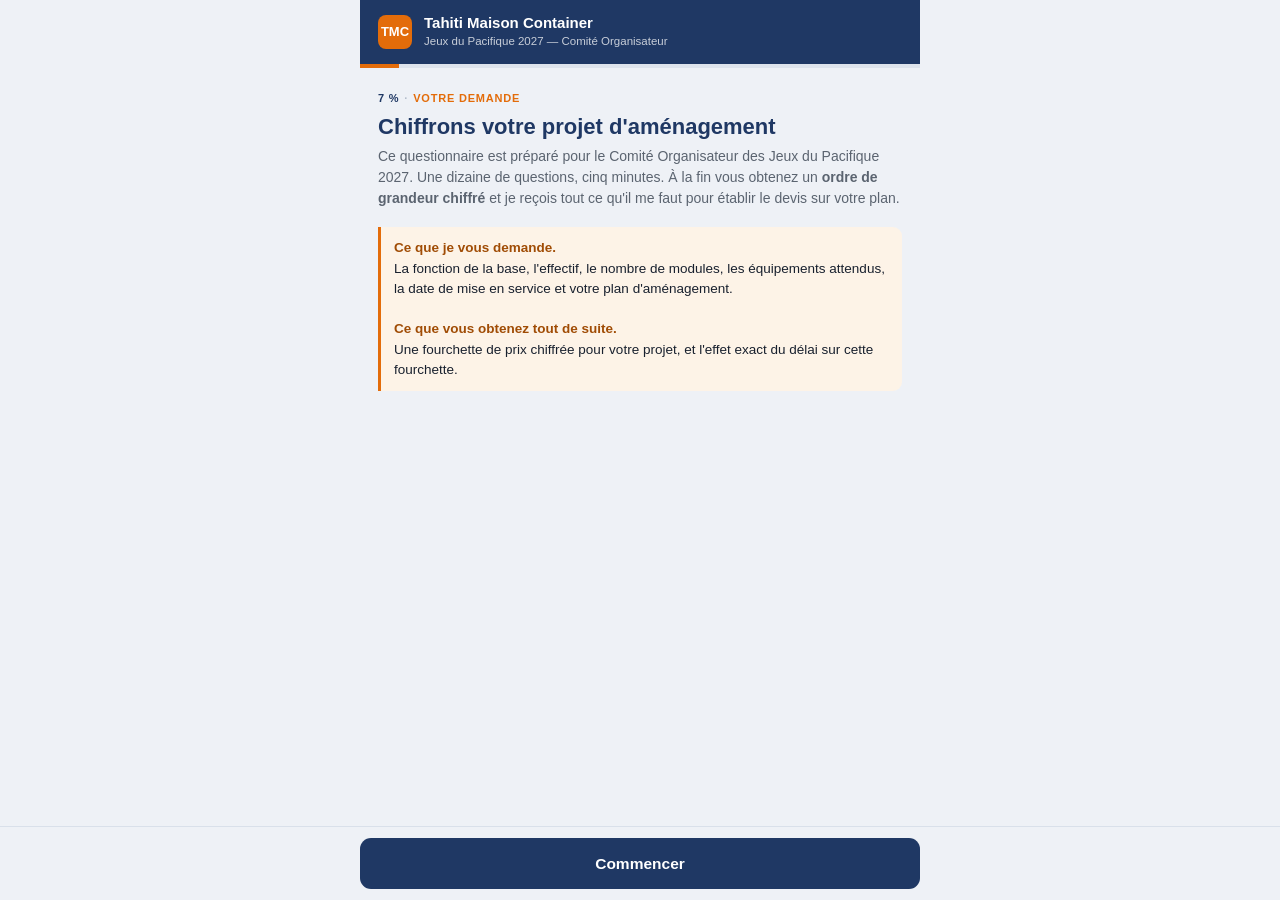
<file: demande/jeux2027/index.html>
<!doctype html>
<html lang="fr">
<head>
<meta charset="utf-8">
<meta name="viewport" content="width=device-width,initial-scale=1,viewport-fit=cover">
<meta name="robots" content="noindex,nofollow">
<title>Jeux du Pacifique 2027 — Tahiti Maison Container</title>
<style>
:root{--navy:#1f3864;--navy2:#2c4d86;--or:#e36c0a;--vert:#1e7b34;--rouge:#c0392b;--gris:#5b6470;--bg:#eef1f6;--card:#fff;--bord:#d9e0ea;--ombre:0 2px 10px rgba(31,56,100,.08)}
*{box-sizing:border-box;-webkit-tap-highlight-color:transparent}
html,body{margin:0;padding:0}
body{font-family:-apple-system,BlinkMacSystemFont,"Segoe UI",Roboto,Arial,sans-serif;background:var(--bg);color:#18202e;line-height:1.5;font-size:16px}
.app{max-width:560px;margin:0 auto;min-height:100vh;display:flex;flex-direction:column;background:var(--bg)}
header{background:var(--navy);color:#fff;padding:14px 18px;display:flex;align-items:center;gap:12px}
header .logo{width:34px;height:34px;border-radius:8px;background:var(--or);display:flex;align-items:center;justify-content:center;font-weight:800;font-size:13px;flex:0 0 auto}
header h1{margin:0;font-size:15px;font-weight:700;line-height:1.2}
header p{margin:1px 0 0;font-size:11.5px;opacity:.75}
.bar{height:4px;background:#dde3ec}
.bar i{display:block;height:100%;background:var(--or);width:0;transition:width .3s ease}
main{flex:1;padding:22px 18px 130px}
.step{display:none;animation:in .25s ease}
.step.on{display:block}
@keyframes in{from{opacity:0;transform:translateY(8px)}to{opacity:1;transform:none}}
.kicker{font-size:11px;font-weight:700;letter-spacing:.8px;text-transform:uppercase;color:var(--or);margin-bottom:6px}
.kicker b{color:var(--navy)}
.kicker i{font-style:normal;color:#b3bdcb;margin:0 5px}
h2{margin:0 0 6px;font-size:22px;line-height:1.25;color:var(--navy);font-weight:750}
.sub{margin:0 0 18px;font-size:14px;color:var(--gris)}
.opts{display:flex;flex-direction:column;gap:9px}
button.opt{display:flex;align-items:center;gap:12px;width:100%;text-align:left;background:var(--card);border:1.5px solid var(--bord);border-radius:12px;padding:15px 16px;font:inherit;font-size:15.5px;color:#18202e;cursor:pointer;box-shadow:var(--ombre);transition:.12s}
button.opt:hover{border-color:var(--navy2)}
button.opt.sel{border-color:var(--navy);background:#eff3fb;box-shadow:inset 0 0 0 1px var(--navy)}
button.opt .ic{flex:0 0 auto;width:26px;height:26px;border-radius:50%;border:2px solid var(--bord);display:flex;align-items:center;justify-content:center;font-size:13px;color:#fff}
button.opt.sel .ic{background:var(--navy);border-color:var(--navy)}
button.opt .tx{flex:1}
button.opt .tx small{display:block;color:var(--gris);font-size:12.5px;margin-top:2px;line-height:1.35}
label.f{display:block;margin-bottom:13px}
.mods{display:grid;grid-template-columns:1fr 1fr;gap:11px;margin:2px 0 13px}
.sep2{height:1px;background:var(--bord);margin:20px 0 16px}
.mods label.f{margin-bottom:0}
.mods input{text-align:center;font-weight:700}
label.f span{display:block;font-size:13px;font-weight:600;margin-bottom:5px;color:#2b3646}
input,select,textarea{width:100%;font:inherit;font-size:16px;padding:13px 14px;border:1.5px solid var(--bord);border-radius:11px;background:var(--card);color:#18202e}
input:focus,select:focus,textarea:focus{outline:0;border-color:var(--navy)}
textarea{min-height:88px;resize:vertical}
.err{color:var(--rouge);font-size:13px;margin-top:8px;font-weight:600}
.nav{position:fixed;left:0;right:0;bottom:0;background:rgba(238,241,246,.97);backdrop-filter:blur(8px);border-top:1px solid var(--bord);padding:11px 18px calc(11px + env(safe-area-inset-bottom))}
.nav .in{max-width:560px;margin:0 auto;display:flex;gap:10px;align-items:center}
.btn{font:inherit;font-size:15.5px;font-weight:700;border:0;border-radius:11px;padding:14px 20px;cursor:pointer}
.btn.p{background:var(--navy);color:#fff;flex:1}
.btn.p:disabled{background:#a9b3c4;cursor:not-allowed}
.btn.s{background:transparent;color:var(--gris);padding:14px 12px;font-weight:600}
.prix{background:linear-gradient(135deg,var(--navy),var(--navy2));color:#fff;border-radius:14px;padding:16px 18px;margin:16px 0 4px;box-shadow:var(--ombre)}
.prix .lb{font-size:11.5px;text-transform:uppercase;letter-spacing:.7px;opacity:.8}
.prix .val{font-size:29px;font-weight:800;line-height:1.15;margin:3px 0}
.prix .det{font-size:12.5px;opacity:.85}
.note{background:#fdf3e7;border-left:3px solid var(--or);padding:11px 13px;font-size:13.5px;border-radius:0 9px 9px 0;margin:14px 0}
.note b{color:#a04c05}
.grille{margin:9px 0 12px;display:grid;grid-template-columns:1fr auto;gap:6px 14px;font-size:12.8px;align-items:baseline}
.grille i{font-style:normal;color:#6b5744;line-height:1.3}
.grille b{color:#a04c05;white-space:nowrap;text-align:right;font-weight:700}
.grille em{grid-column:1/-1;font-style:normal;font-weight:800;color:var(--navy);font-size:11.5px;letter-spacing:.6px;text-transform:uppercase;margin:9px 0 1px;padding-bottom:4px;border-bottom:1px solid #ecd9bf}
.grille em:first-child{margin-top:2px}
.pj{margin:16px 0 2px}
.pjb{display:flex;align-items:center;justify-content:center;gap:9px;width:100%;background:var(--card);border:1.5px dashed #b9c3d2;border-radius:12px;padding:15px 16px;font-size:14.5px;font-weight:600;color:var(--navy);cursor:pointer;transition:.12s}
.pjb:hover{border-color:var(--navy);background:#f6f9ff}
.pjb input{display:none}
.pja{margin:8px 2px 0;font-size:12.5px;color:var(--gris);line-height:1.45}
.pjf{display:flex;align-items:center;gap:10px;background:var(--card);border:1.5px solid var(--bord);border-radius:11px;padding:10px 12px;margin-top:8px;font-size:13.5px}
.pjf .nm{flex:1;overflow:hidden;text-overflow:ellipsis;white-space:nowrap;color:#18202e}
.pjf .sz{color:var(--gris);font-size:12px;white-space:nowrap}
.pjf .rm{border:0;background:transparent;font:inherit;font-size:18px;line-height:1;color:#98a2b3;cursor:pointer;padding:0 2px}
.pjf .rm:hover{color:var(--rouge)}
.pjerr{color:var(--rouge);font-size:12.8px;font-weight:600;margin-top:8px}
.gab{background:var(--card);border:1px solid var(--bord);border-radius:12px;padding:12px 10px 10px;margin:14px 0 4px;box-shadow:var(--ombre)}
.gab svg{display:block;width:100%;height:auto}
.gab .lg{font-size:12.3px;color:var(--gris);line-height:1.65;margin:9px 4px 0}
.gab .lg b{color:#18202e}
.gab .lg u{text-decoration:none;color:#a04c05;font-weight:700}
.gab .sep{height:1px;background:var(--bord);margin:12px 2px 10px}
.recap{background:var(--card);border:1px solid var(--bord);border-radius:13px;padding:4px 16px;box-shadow:var(--ombre)}
.recap .r{display:flex;justify-content:space-between;gap:14px;padding:11px 0;border-bottom:1px solid #f0f3f7;font-size:14px}
.recap .r:last-child{border:0}
.recap .r b{color:var(--gris);font-weight:600;flex:0 0 42%}
.recap .r span{text-align:right;flex:1}
.fin{text-align:center;padding:16px 0}
.fin .ok{width:66px;height:66px;border-radius:50%;background:var(--vert);color:#fff;font-size:33px;display:flex;align-items:center;justify-content:center;margin:0 auto 14px}
footer{padding:16px 18px 26px;text-align:center;color:var(--gris);font-size:12px;line-height:1.6}
footer a{color:var(--navy);text-decoration:none;font-weight:600}

.mods{display:grid;grid-template-columns:1fr 1fr;gap:11px;margin:2px 0 13px}
.mods label.f{margin-bottom:0}
.mods input{text-align:center;font-weight:700}
.sep2{height:1px;background:var(--bord);margin:20px 0 16px}
.estim{background:linear-gradient(135deg,var(--navy),var(--navy2));color:#fff;border-radius:14px;padding:17px 18px;margin:16px 0 6px;box-shadow:var(--ombre)}
.estim .lb{font-size:11.5px;text-transform:uppercase;letter-spacing:.7px;opacity:.82}
.estim .val{font-size:25px;font-weight:800;line-height:1.2;margin:4px 0 2px}
.estim .det{font-size:12.5px;opacity:.88;line-height:1.5}
.estim .urg{display:inline-block;background:var(--or);color:#fff;font-size:11.5px;font-weight:800;padding:3px 10px;border-radius:20px;margin-top:9px}
.decomp{margin:11px 0 2px;display:grid;grid-template-columns:1fr auto;gap:5px 14px;font-size:12.4px;align-items:baseline;border-top:1px solid rgba(255,255,255,.22);padding-top:10px}
.decomp i{font-style:normal;opacity:.86}
.decomp b{text-align:right;white-space:nowrap;font-weight:700}
.decomp em{grid-column:1/-1;font-style:normal;font-size:11px;opacity:.72;margin-top:7px;line-height:1.45}
.cmp{margin:9px 0 4px;display:grid;grid-template-columns:1fr auto;gap:6px 12px;font-size:12.8px;align-items:baseline}
.cmp i{font-style:normal;color:#6b5744;line-height:1.3}
.cmp b{color:#a04c05;white-space:nowrap;text-align:right;font-weight:700}
.cmp em{grid-column:1/-1;font-style:normal;font-weight:800;color:var(--navy);font-size:11.5px;letter-spacing:.6px;text-transform:uppercase;margin:9px 0 1px;padding-bottom:4px;border-bottom:1px solid #ecd9bf}
.cmp em:first-child{margin-top:2px}
</style>
</head>
<body>
<div class="app">
<header>
  <div class="logo">TMC</div>
  <div><h1>Tahiti Maison Container</h1><p>Jeux du Pacifique 2027 — Comité Organisateur</p></div>
</header>
<div class="bar"><i id="bar"></i></div>
<main id="main"></main>
<div class="nav"><div class="in">
  <button class="btn s" id="back" onclick="prec()">Retour</button>
  <button class="btn p" id="next" onclick="suiv()">Continuer</button>
</div></div>
<footer>
  Tahiti Maison Container — N° Tahiti 710194<br>
  <a href="tel:+68987226555">87 22 65 55</a> · <a href="mailto:tahitimaisoncontainer@gmail.com">tahitimaisoncontainer@gmail.com</a>
</footer>
</div>
<script>
/* =========================================================================
   Jeux du Pacifique 2027 — Comite Organisateur
   Questionnaire dedie au Comite Organisateur. Une seule page, pas de cadre.
   ========================================================================= */

var RELAIS    = "https://formsubmit.co/ajax/f86aed3fe4300aa72852f47498da914a";
var RELAIS_PJ = "https://formsubmit.co/f86aed3fe4300aa72852f47498da914a";

/* ---- Reperes de prix -----------------------------------------------------
   Conteneurs : tarifs publics TMC livres Papeete. Motu Uta est en zone
   portuaire de Papeete, pas de supplement de commune.
   Taux d amenagement : plancher constate sur les devis TMC 2020-2026.
   Equipements : ordres de grandeur, a ajuster ici et nulle part ailleurs.
   Coefficient marche public : delai de reglement, retenue de garantie,
   exigences ERP et PMR, chantier etale par les validations.
   -------------------------------------------------------------------------*/
var BASE20 = 623451, BASE40 = 832451;
var S20 = 13, S40 = 28;                 /* surface au sol hors tout, m2 */
var TAUX_BUREAU = 180000;               /* XPF par m2 */
var TAUX_STOCK  = 120000;
var COEF_PUBLIC = 2;                    /* conditions marche public */
var HAUT = 1.30;                        /* borne haute de la fourchette */
var M2_PAR_POSTE = 9;                   /* base logistique, poste de travail */
/* Chaque site supplementaire demande une mobilisation de camion-grue et
   d equipe, et ses propres raccordements. Forfait par site en plus du premier. */
var FORFAIT_SITE = 240000;

var EQUIP = [
  ["Climatisation",                      "Un split par module, pose et raccordement",         320000, "module"],
  ["Réseau informatique et courants faibles", "Chemins de câbles, prises RJ45, baie de brassage", 180000, "module"],
  ["Isolation renforcée et bardage",      "Confort thermique et acoustique en zone portuaire", 210000, "module"],
  ["Bloc sanitaire équipé",               "WC, lave-mains, raccordements",                   1450000, "forfait"],
  ["Coin repas ou kitchenette",           "Plan de travail, évier, rangements",               680000, "forfait"],
  ["Accessibilité PMR",                   "Rampe, sanitaire adapté, seuils et largeurs",      780000, "forfait"],
  ["Contrôle d'accès et alarme",          "Badge ou digicode, détection intrusion",           540000, "forfait"],
  ["Auvent ou coursive couverte",         "Circulation abritée entre les modules",            490000, "forfait"],
  ["Groupe électrogène de secours",       "Continuité d'exploitation en cas de coupure",     1250000, "forfait"]
];

/* Majoration liee au delai : mobilisation d une equipe dediee, heures
   supplementaires, approvisionnement accelere sur les lots longs. */
var DELAIS = [
  ["Après juin 2027",        "Après les Jeux, ou sans contrainte de date",              0.00],
  ["Avant juin 2027",        "Livré pour la période des Jeux, planning confortable",    0.08],
  ["Avant mars 2027",        "Mise en service avant la montée en charge",               0.18],
  ["Avant décembre 2026",    "Délai très court : équipe dédiée et heures supplémentaires", 0.35]
];

var S = {}, MULTI = {}, idx = 0, ordre = [];

function esc(t){ return String(t==null?"":t).replace(/&/g,"&amp;").replace(/</g,"&lt;").replace(/>/g,"&gt;").replace(/"/g,"&quot;"); }
function fmt(n){ return String(Math.round(n)).replace(/\B(?=(\d{3})+(?!\d))/g, " "); }
function mio(n){
  var v = n / 1000000;
  return (v >= 10 ? v.toFixed(1) : v.toFixed(2)).replace(".", ",") + " M";
}

/* ============ MODULES ET SURFACE ============ */
function nMod(k){ var v = parseInt(S[k], 10); return (isNaN(v) || v < 0) ? 0 : Math.min(60, v); }
function totalMod(){ return nMod("n20") + nMod("n40"); }
function surfaceMod(){ return nMod("n20") * S20 + nMod("n40") * S40; }
function libelleMod(){
  var a = nMod("n20"), b = nMod("n40"), p = [];
  if(a) p.push(a + " × 20 pieds");
  if(b) p.push(b + " × 40 pieds");
  return p.join(" + ");
}
function surface(){
  var m = parseFloat(String(S.surface || "").replace(",", "."));
  return (!m || m <= 0) ? 0 : m;
}
function postes(){ var v = parseInt(S.effectif, 10); return (isNaN(v) || v < 0) ? 0 : v; }
function nSites(){
  if(S.lieux === "Sur un seul site") return 1;
  var v = parseInt(S.nbsites, 10);
  return (isNaN(v) || v < 1) ? 0 : Math.min(30, v);
}
function coutSites(){ return Math.max(0, nSites() - 1) * FORFAIT_SITE; }

/* ============ CHIFFRAGE ============ */
function tauxAmenagement(){
  var f = String(S.fonction || "");
  /* uniquement du stockage : pas de cloisonnement ni de climatisation de bureau */
  if(f && f.indexOf("Stockage") > -1 && f.indexOf("Bureaux") === -1
       && f.indexOf("PC opérationnel") === -1 && f.indexOf("Accueil") === -1
       && f.indexOf("Salle de réunion") === -1) return TAUX_STOCK;
  return TAUX_BUREAU;
}
function coutConteneurs(){ return nMod("n20") * BASE20 + nMod("n40") * BASE40; }
function coutAmenagement(){ return surface() * tauxAmenagement(); }
function coutEquipements(){
  var a = MULTI.equipements || [], t = 0, n = Math.max(1, totalMod());
  for(var i = 0; i < EQUIP.length; i++)
    if(a.indexOf(EQUIP[i][0]) > -1) t += EQUIP[i][2] * (EQUIP[i][3] === "module" ? n : 1);
  return t;
}
function majDelai(){
  for(var i = 0; i < DELAIS.length; i++) if(S.delai === DELAIS[i][0]) return DELAIS[i][2];
  return null;
}
function chiffrage(){
  var c = coutConteneurs(), a = coutAmenagement(), e = coutEquipements(), si = coutSites();
  if(!surface() || !totalMod()) return null;
  var st = c + a + e + si;
  var pub = st * COEF_PUBLIC;
  var m = majDelai();
  var bas = pub * (1 + (m === null ? 0 : m));
  return { cont:c, amen:a, equip:e, sites:si, sousTotal:st, public:pub, maj:m, bas:bas, haut:bas * HAUT };
}

function blocEstimation(complet){
  var r = chiffrage();
  if(!r) return "";
  var h = '<div class="estim"><div class="lb">Ordre de grandeur pour ce projet</div>'
        + '<div class="val">' + mio(r.bas) + ' à ' + mio(r.haut) + ' XPF</div>'
        + '<div class="det">Estimation indicative établie à partir de nos chantiers réalisés en Polynésie. '
        + 'Ce n\'est pas un devis : le chiffrage définitif se fait sur votre plan d\'aménagement.</div>';
  if(r.maj) h += '<div class="urg">dont + ' + Math.round(r.maj * 100) + ' % liés au délai demandé</div>';
  if(complet){
    h += '<div class="decomp">'
       + '<i>' + esc(libelleMod()) + ', achat et livraison' + (S.ousites ? ' — ' + esc(S.ousites) : '') + '</i><b>' + fmt(r.cont) + '</b>'
       + '<i>Aménagement de ' + surface() + ' m²</i><b>' + fmt(r.amen) + '</b>';
    if(r.equip) h += '<i>Équipements retenus</i><b>' + fmt(r.equip) + '</b>';
    if(r.sites) h += '<i>Installation sur ' + nSites() + ' sites distincts</i><b>' + fmt(r.sites) + '</b>';
    h += '<i>Conditions marché public</i><b>' + fmt(r.public - r.sousTotal) + '</b>';
    if(r.maj) h += '<i>Délai — ' + esc(S.delai) + '</i><b>+ ' + fmt(r.bas - r.public) + '</b>';
    h += '<em>Conditions marché public : règlement après service fait, retenue de garantie, '
       + 'exigences ERP et accessibilité, chantier étalé par les validations administratives. '
       + 'Montants en XPF, hors étude détaillée et hors plans.</em></div>';
  }
  return h + '</div>';
}

/* ============ DEVIS PROVISOIRE ENVOYE AU CLIENT ============
   Contenu strictement destine au client : aucune mention du cout de revient,
   du taux au m2 ni du coefficient. Les postes internes restent dans le topo. */
function reference(){
  var d = new Date();
  function z(n){ return (n < 10 ? "0" : "") + n; }
  return "TMC-JDP2027-" + String(d.getFullYear()).slice(2) + z(d.getMonth() + 1) + z(d.getDate())
       + "-" + z(d.getHours()) + z(d.getMinutes());
}
function ligne(g, m){ while(g.length < 52) g += "."; return "  " + g + " " + (m.length < 14 ? Array(14 - m.length).join(" ") + m : m); }
function trait(n){ var s = ""; for(var i = 0; i < n; i++) s += "-"; return s; }

function devisTexte(){
  var r = chiffrage();
  if(!r) return "";
  var L = [], n = Math.max(1, totalMod());

  L.push("DEVIS PROVISOIRE");
  L.push(trait(60));
  L.push("Tahiti Maison Container  —  N° Tahiti 710194");
  L.push("87 22 65 55  —  tahitimaisoncontainer@gmail.com");
  L.push("");
  L.push("  Référence   : " + reference());
  L.push("  Établi le   : " + new Date().toLocaleDateString("fr-FR"));
  L.push("  Validité    : 30 jours");
  L.push("");

  L.push("DESTINATAIRE");
  L.push(trait(12));
  L.push("  Comité Organisateur des Jeux du Pacifique 2027");
  if(S.direction) L.push("  " + S.direction);
  if(S.referent && String(S.referent).trim() !== String(S.nom || "").trim()) L.push("  " + S.referent);
  L.push("  " + (S.nom || "") + (S.tel ? "  —  " + S.tel : "") + (S.mail ? "  —  " + S.mail : ""));
  L.push("");

  L.push("OBJET");
  L.push(trait(5));
  L.push("  Aménagement de " + libelleMod() + (n > 1 ? " (" + n + " modules)" : ""));
  L.push("  Surface au sol : " + surface() + " m²");
  if(S.fonction)     L.push("  Fonction : " + S.fonction);
  if(postes())       L.push("  Effectif accueilli : " + postes() + " personnes");
  if(S.implantation) L.push("  Implantation : " + S.implantation);
  if(S.ousites)      L.push("  Emplacement" + (nSites() > 1 ? "s (" + nSites() + " sites)" : "") + " : " + S.ousites);
  if(S.duree)        L.push("  Durée d'usage : " + S.duree);
  L.push("");

  L.push("DÉTAIL ESTIMATIF  (XPF)");
  L.push(trait(22));
  L.push(ligne("Conteneurs " + libelleMod() + ", livrés et posés", fmt(r.cont)));
  L.push(ligne("Aménagement intérieur, " + surface() + " m²", fmt(r.amen)));
  if(r.equip){
    L.push("");
    L.push("  Équipements retenus");
    var a = MULTI.equipements || [];
    for(var i = 0; i < EQUIP.length; i++)
      if(a.indexOf(EQUIP[i][0]) > -1)
        L.push(ligne("  · " + EQUIP[i][0] + (EQUIP[i][3] === "module" ? " (" + n + " modules)" : ""),
                     fmt(EQUIP[i][2] * (EQUIP[i][3] === "module" ? n : 1))));
    L.push(ligne("  Sous-total équipements", fmt(r.equip)));
    L.push("");
  }
  if(r.sites) L.push(ligne("Installation sur " + nSites() + " sites distincts", fmt(r.sites)));
  L.push(ligne("Conditions de marché public et délai retenu", fmt(r.bas - r.sousTotal)));
  L.push("  " + trait(66));
  L.push(ligne("ESTIMATION BASSE", fmt(r.bas)));
  L.push(ligne("ESTIMATION HAUTE", fmt(r.haut)));
  L.push("");

  L.push("DÉLAI RETENU");
  L.push(trait(12));
  L.push("  " + (S.delai || "non précisé"));
  if(r.maj){
    L.push("  Majoration appliquée : + " + Math.round(r.maj * 100) + " %");
    L.push("  Équipe dédiée, heures supplémentaires et approvisionnement accéléré.");
    L.push("");
    L.push("  Sans contrainte de date, la même prestation se situerait");
    L.push("  autour de " + mio(r.public) + " XPF, soit " + fmt(r.bas - r.public) + " XPF de moins.");
    L.push("  Un mois de marge gagné sur le calendrier se retrouve dans le prix.");
  } else {
    L.push("  Aucune majoration : planning au rythme normal de l'atelier.");
  }
  L.push("");

  L.push("CE QUE L'ESTIMATION COMPREND");
  L.push(trait(28));
  L.push("  · Fourniture des conteneurs, transport et pose sur emplacement préparé");
  L.push("  · Aménagement intérieur : isolation, cloisonnement, revêtements,");
  L.push("    électricité et menuiseries");
  L.push("  · Les équipements listés ci-dessus");
  L.push("");
  L.push("CE QU'ELLE NE COMPREND PAS");
  L.push(trait(26));
  L.push("  · Terrassement, dalle, plots et raccordements aux réseaux");
  L.push("  · Plans d'architecte et dossier de permis, chiffrés à part");
  L.push("  · Transport maritime interîles si un site est hors de Tahiti");
  if(String(S.duree || "").indexOf("démontage") > -1)
    L.push("  · Dépose, évacuation et remise en état du site en fin d'usage");
  L.push("");

  L.push("CONDITIONS");
  L.push(trait(10));
  L.push("  Ce document est une ESTIMATION PROVISOIRE établie automatiquement à partir");
  L.push("  de vos réponses. Il ne constitue ni un devis ni un engagement contractuel.");
  L.push("  Le devis ferme est établi sur votre plan d'aménagement, après visite");
  L.push("  technique du ou des sites. Montants en XPF.");
  L.push("");
  L.push("  Jean-Baptiste HAUATA");
  L.push("  Tahiti Maison Container");
  return L.join("\n");
}

/* Version imprimable du devis : le client la telecharge ou l imprime en PDF.
   Aucune dependance a un service tiers, la mise en page est maitrisee. */
function devisHTML(){
  var t = devisTexte();
  if(!t) return "";
  return '<!doctype html><html lang="fr"><head><meta charset="utf-8">'
    + '<meta name="viewport" content="width=device-width,initial-scale=1">'
    + '<title>Devis provisoire ' + esc(reference()) + '</title><style>'
    + '@page{margin:14mm}'
    + 'body{font-family:-apple-system,BlinkMacSystemFont,"Segoe UI",Roboto,Arial,sans-serif;'
    + 'color:#18202e;background:#eef1f6;margin:0;padding:22px 14px}'
    + '.pg{max-width:760px;margin:0 auto;background:#fff;padding:26px 28px 34px;border-radius:12px;'
    + 'box-shadow:0 2px 14px rgba(31,56,100,.10)}'
    + '.hd{display:flex;align-items:center;gap:13px;border-bottom:3px solid #1f3864;padding-bottom:14px;margin-bottom:6px}'
    + '.lg{width:44px;height:44px;border-radius:9px;background:#e36c0a;color:#fff;display:flex;'
    + 'align-items:center;justify-content:center;font-weight:800;font-size:15px;flex:0 0 auto}'
    + '.hd h1{margin:0;font-size:19px;color:#1f3864}.hd p{margin:2px 0 0;font-size:12.5px;color:#5b6470}'
    + 'pre{font-family:"DejaVu Sans Mono",Menlo,Consolas,monospace;font-size:11.6px;line-height:1.55;'
    + 'white-space:pre-wrap;word-wrap:break-word;margin:16px 0 0}'
    + '.im{margin:20px 0 0;text-align:center}'
    + '.im button{background:#1f3864;color:#fff;border:0;border-radius:9px;padding:12px 22px;'
    + 'font:inherit;font-size:15px;font-weight:700;cursor:pointer}'
    + '@media print{body{background:#fff;padding:0}.pg{box-shadow:none;border-radius:0;padding:0}.im{display:none}}'
    + '</style></head><body><div class="pg">'
    + '<div class="hd"><div class="lg">TMC</div><div><h1>Tahiti Maison Container</h1>'
    + '<p>Devis provisoire — Jeux du Pacifique 2027</p></div></div>'
    + '<pre>' + esc(t) + '</pre>'
    + '<div class="im"><button onclick="window.print()">Imprimer ou enregistrer en PDF</button></div>'
    + '</div></body></html>';
}
function telechargerDevis(){
  var h = devisHTML();
  if(!h) return;
  var b = new Blob([h], {type:"text/html;charset=utf-8"});
  var u = URL.createObjectURL(b);
  var a = document.createElement("a");
  a.href = u; a.download = "Devis-provisoire-" + reference() + ".html";
  document.body.appendChild(a); a.click(); document.body.removeChild(a);
  setTimeout(function(){ URL.revokeObjectURL(u); }, 4000);
}
function ouvrirDevis(){
  var w = window.open("", "_blank");
  if(!w){ telechargerDevis(); return; }
  w.document.write(devisHTML()); w.document.close();
}

/* ============ GABARIT A L ECHELLE ============ */
/* Dessin de cote, 25 pixels par metre. Le personnage mesure 1,80 m
   et se tient a l interieur : le client voit la hauteur sous plafond. */
function bonhomme(x, sol, t){
  t = t || 45; /* 45 px = 1,80 m a l echelle de 25 px par metre */
  var e = t / 45;
  return '<g fill="#e07b15" transform="translate(' + x + ',' + (sol - t) + ') scale(' + e + ')">'
       + '<circle cx="7" cy="4.5" r="4.5"/>'
       + '<path d="M7 10.5 c-5.5 0 -6.5 3.5 -6.5 7.5 v9.5 h2.6 v17.5 h2.6 v-16 h2.6 v16 h2.6 v-17.5 h2.6 v-9.5 c0 -4 -1 -7.5 -6.5 -7.5 z"/>'
       + '</g>';
}
function cote(x1, y1, x2, y2, txt, tx, ty, anc){
  return '<line x1="' + x1 + '" y1="' + y1 + '" x2="' + x2 + '" y2="' + y2 + '" stroke="#98a2b3" stroke-width="1"/>'
       + '<text x="' + tx + '" y="' + ty + '" font-size="9" fill="#5b6470" text-anchor="' + anc + '">' + txt + '</text>';
}
function boite(x, y, w, h, titre, ty){
  var g = '<text x="' + x + '" y="' + ty + '" font-size="10.5" font-weight="700" fill="#1e3a5f">' + titre + '</text>';
  g += '<rect x="' + x + '" y="' + y + '" width="' + w + '" height="' + h + '" rx="2" fill="#eef2f8" stroke="#1e3a5f" stroke-width="1.6"/>';
  var nb = Math.round(w / 15); /* une nervure tous les 60 cm environ */
  for(var i = 1; i < nb; i++){
    var cx = x + w * i / nb;
    g += '<line x1="' + cx + '" y1="' + (y + 4) + '" x2="' + cx + '" y2="' + (y + h - 4) + '" stroke="#c9d4e4" stroke-width="1"/>';
  }
  g += '<line x1="' + (x - 6) + '" y1="' + (y + h) + '" x2="' + (x + w + 6) + '" y2="' + (y + h) + '" stroke="#1e3a5f" stroke-width="1.4"/>';
  return g;
}
/* Vue de dessus : un simple rectangle a l echelle, longueur par largeur,
   avec la surface au sol et le volume. Meme echelle que la vue de cote. */
function dessus(x, y, L, W, k, titre, ty, surf){
  var w = L * k, h = W * k;
  var g = '<text x="' + x + '" y="' + ty + '" font-size="10.5" font-weight="700" fill="#1e3a5f">' + titre + '</text>';
  g += '<rect x="' + x + '" y="' + y + '" width="' + w.toFixed(1) + '" height="' + h.toFixed(1) + '" rx="2" fill="#eef2f8" stroke="#1e3a5f" stroke-width="1.6"/>';
  /* portes sur le bout droit */
  g += '<line x1="' + (x + w - 7).toFixed(1) + '" y1="' + y + '" x2="' + (x + w - 7).toFixed(1) + '" y2="' + (y + h).toFixed(1) + '" stroke="#1e3a5f" stroke-width="1"/>';
  /* une personne vue de dessus : 55 cm de large */
  var r = 0.275 * k;
  g += '<circle cx="' + (x + 22).toFixed(1) + '" cy="' + (y + h / 2).toFixed(1) + '" r="' + r.toFixed(1) + '" fill="#e07b15"/>';
  g += '<text x="' + (x + w / 2 + 14).toFixed(1) + '" y="' + (y + h / 2 + 5).toFixed(1) + '" font-size="13" font-weight="800" fill="#a04c05" text-anchor="middle">' + surf + '</text>';
  g += cote(x, y + h + 12, x + w, y + h + 12, L.toFixed(2).replace(".", ",") + " m", x + w / 2, y + h + 25, "middle");
  g += cote(x + w + 8, y, x + w + 8, y + h, "2,44 m", x + w + 12, y + h / 2 + 3, "start");
  return g;
}
var PLONGEE = (function(){
  var k = 25;
  var v = '<svg viewBox="0 0 360 234" role="img" aria-label="Vue de dessus a l echelle d un conteneur 20 pieds et d un 40 pieds">';
  v += dessus(14, 22, 6.06, 2.44, k, "20 pieds DRY — vu de dessus", 15, "13 m²");
  v += dessus(14, 135, 12.19, 2.44, k, "40 pieds HC — vu de dessus", 128, "28 m²");
  return v + '</svg>';
})();

var GABARIT = (function(){
  var v = '<svg viewBox="0 0 360 248" role="img" aria-label="Comparaison a l echelle d un conteneur 20 pieds et d un 40 pieds avec une personne de 1,80 m">';
  /* 20 pieds : 6,06 x 2,59 m */
  v += boite(14, 22, 151.5, 64.75, "20 pieds DRY", 15);
  v += bonhomme(30, 86.75);
  v += cote(172, 22, 172, 86.75, "2,59 m", 176, 57, "start");
  v += cote(14, 100, 165.5, 100, "6,06 m", 90, 113, "middle");
  /* 40 pieds : 12,19 x 2,90 m */
  v += boite(14, 140, 304.75, 72.5, "40 pieds HC", 133);
  v += bonhomme(30, 212.5);
  v += cote(325, 140, 325, 212.5, "2,90 m", 329, 179, "start");
  v += cote(14, 226, 318.75, 226, "12,19 m", 166, 239, "middle");
  return v + '</svg>';
})();
var LEGENDE = '<div class="lg">'
  + '<b>20 pieds DRY</b> — 6,06 × 2,44 × 2,59 m hors tout · <u>13 m²</u> au sol<br>'
  + '<b>40 pieds HC</b> — 12,19 × 2,44 × 2,90 m hors tout · <u>28 m²</u> au sol<br>'
  + 'Le personnage mesure 1,80 m. Hauteur libre : 2,39 m dans un 20 pieds, 2,70 m dans un 40 HC.<br>'
  + 'Une surface de projet s\'obtient en additionnant les modules : deux 20 pieds font 26 m\u00b2, quatre font 52 m\u00b2.'
  + '</div>';


/* ============ ECRANS ============ */
var E = {};

E.intro = {k:"Votre demande", q:"Chiffrons votre projet d'aménagement", intro:1,
  sub:"Ce questionnaire est préparé pour le Comité Organisateur des Jeux du Pacifique 2027. "
    + "Une dizaine de questions, cinq minutes. À la fin vous obtenez un <b>ordre de grandeur chiffré</b> "
    + "et je reçois tout ce qu'il me faut pour établir le devis sur votre plan."};

E.service = {k:"Votre demande", q:"Qui porte le projet ?", txts:1,
  sub:"Pour adresser la proposition à la bonne direction et savoir qui suit le dossier."};

E.fonction = {k:"Votre besoin", q:"À quoi servira cette base ?", ch:"fonction", multi:1,
  sub:"Plusieurs réponses possibles. C'est ce qui détermine le niveau d'aménagement : "
    + "un PC opérationnel et un local de stockage ne se traitent pas de la même façon.", o:[
  ["Bureaux administratifs","Postes de travail, cloisonnement, climatisation"],
  ["PC opérationnel ou sécurité","Supervision, écrans, liaisons, fonctionnement continu"],
  ["Accueil et accréditations","Réception du public et des délégations, banque d'accueil"],
  ["Salle de réunion","Réunions d'équipe et coordination"],
  ["Vestiaires et locaux du personnel","Casiers, douches, espace de pause"],
  ["Stockage de matériel","Rangement, manutention, accès chariot"],
  ["Sanitaires","Blocs WC et lave-mains"],
  ["Local technique","Serveurs, énergie, télécoms"]]};

E.effectif = {k:"Votre besoin", q:"Combien de personnes y travailleront ?", num:"effectif",
  sub:"L'effectif présent simultanément sur la base, hors visiteurs de passage. "
    + "Je m'en sers pour vérifier que le nombre de modules tient la charge."};

E.modules = {k:"Le dimensionnement", q:"Quelle surface envisagez-vous ?", mod:1, gabarit:1, num2:"surface",
  sub:"Voici les deux formats, à l'échelle, avec une personne d'1,80 m pour vous repérer. "
    + "Indiquez ensuite combien de modules de chaque format : je calcule la surface, vous la corrigez si besoin."};

E.implantation = {k:"Le dimensionnement", q:"Comment les modules seront-ils implantés ?", ch:"implantation",
  sub:"Assembler des conteneurs et en poser plusieurs séparément ne coûtent pas la même chose : "
    + "jonctions et reprises d'étanchéité d'un côté, équipements dupliqués de l'autre.", o:[
  ["Assemblés en un seul bâtiment","Ouvertures entre les modules, un seul volume de travail"],
  ["Séparés, posés indépendamment","Chaque module fonctionne seul"],
  ["Superposés, avec un étage","Structure porteuse, escalier ou coursive"],
  ["À déterminer avec vous","Nous attendons votre avis technique"]]};

E.equipements = {k:"Les équipements", q:"Quels équipements attendez-vous ?", ch:"equipements", multi:1, tarifs:1,
  sub:"Cochez ce dont vous avez besoin. Chaque ligne est chiffrée, l'estimation se met à jour en direct. "
    + "Rien n'est définitif à ce stade — vous pourrez retirer ou ajouter des postes au devis."};

E.duree = {k:"L'usage", q:"Pendant combien de temps la base servira-t-elle ?", ch:"duree",
  sub:"Une installation démontée après les Jeux et une installation pérenne ne se construisent pas pareil. "
    + "Cela change aussi ce que vous pouvez en faire après.", o:[
  ["Installation pérenne","La base reste en service après les Jeux"],
  ["Le temps des Jeux, puis reconversion","Réaffectée à un autre usage ou à un autre site"],
  ["Le temps des Jeux, puis démontage","Les modules sont déposés et retirés du site en fin d'usage. La dépose et l'évacuation sont chiffrées à part."],
  ["Ce n'est pas encore arbitré"]]};

E.delai = {k:"Le calendrier", q:"Pour quand la base doit-elle être opérationnelle ?", ch:"delai", cmp:1,
  sub:"C'est la question qui pèse le plus sur le prix. Un délai court impose une équipe dédiée, "
    + "des heures supplémentaires et un approvisionnement accéléré sur les lots longs. "
    + "Voici l'effet de chaque échéance sur votre projet :"};

E.lieux = {k:"Le site", q:"Où les modules seront-ils installés ?", ch:"lieux", sites:1,
  sub:"Votre mail parle de la base de Motu Uta, mais les Jeux se jouent sur plusieurs sites. "
    + "Si des modules doivent être posés ailleurs, dites-le ici : chaque site supplémentaire "
    + "demande sa propre livraison, son grutage et ses raccordements.", o:[
  ["Sur un seul site","Tous les modules sont regroupés au même endroit"],
  ["Sur plusieurs sites","Les modules sont répartis sur des emplacements distincts"]]};

E.site = {k:"Le site", q:"Que savez-vous du ou des terrains ?", ch:"site", multi:1,
  sub:"Plusieurs réponses possibles. Ces points décident du planning de pose et du coût de raccordement. "
    + "Si vos sites ne sont pas tous logés à la même enseigne, cochez ce qui vaut pour le plus contraignant.", o:[
  ["Un camion-grue peut accéder aux emplacements"],
  ["La dalle ou les plots existent déjà"],
  ["Eau et électricité sont disponibles à proximité"],
  ["La fibre ou le réseau data est disponible"],
  ["L'accès est soumis à des horaires imposés","Zone portuaire, enceinte sportive, site sous accréditation"],
  ["Un ou plusieurs sites sont hors de Tahiti","Transport maritime interîles à prévoir"],
  ["Je ne connais pas encore ces éléments","Nous ferons une visite technique ensemble", 1]]};

E.plan = {k:"Votre plan", q:"Votre plan d'aménagement", pj:1, opt2:1,
  sub:"Vous m'avez parlé d'un plan d'aménagement : joignez-le ici. "
    + "Un PDF, une image, un croquis photographié, tout me va. "
    + "C'est ce qui me permet de passer de l'ordre de grandeur au devis au poste près."};

E.cadre = {k:"La commande", q:"Dans quel cadre la commande sera-t-elle passée ?", ch:"cadre", multi:1,
  sub:"Plusieurs réponses possibles. Cette information me sert à caler l'échéancier de facturation "
    + "et à préparer les pièces attendues.", o:[
  ["Bon de commande du Comité","Engagement écrit : je peux lancer sur cette base"],
  ["Marché formalisé ou appel d'offres","Nous répondrons au dossier de consultation"],
  ["Procédure adaptée","Consultation simplifiée de quelques entreprises"],
  ["Crédits inscrits, engagement à venir","Le budget existe, l'engagement n'est pas émis"],
  ["Un acompte à la commande est possible","Cela réduit sensiblement le coût de portage"],
  ["Ce n'est pas encore arrêté","", 1]]};

E.contact = {k:"Vos coordonnées", q:"Pour vous envoyer la proposition", contact:1, recap:1,
  sub:"Je vous rappelle sous 24 heures et vous adresse la proposition chiffrée."};

E.fini = {k:"", q:"C'est envoyé", fini:1};

function parcours(){
  return ["intro","service","fonction","effectif","modules","implantation","equipements",
          "duree","delai","lieux","site","plan","cadre","contact","fini"];
}

var PHASE = {
  intro:"Votre demande", service:"Votre demande", fonction:"Votre besoin", effectif:"Votre besoin",
  modules:"Le dimensionnement", implantation:"Le dimensionnement", equipements:"Les équipements",
  duree:"Le calendrier", delai:"Le calendrier", lieux:"Le site", site:"Le site", plan:"Votre plan",
  cadre:"La commande", contact:"Vos coordonnées"
};
function ecransUtiles(){
  var u = [], L = parcours();
  for(var i = 0; i < L.length; i++) if(L[i] !== "fini") u.push(L[i]);
  return u;
}
function progression(){
  var u = ecransUtiles(), p = u.indexOf(ordre[idx]);
  return p < 0 ? null : Math.round((p + 1) / u.length * 100);
}
function compteur(){
  var f = PHASE[ordre[idx]], pc = progression();
  if(!f || pc === null) return "";
  return '<b>' + pc + ' %</b><i>·</i>' + esc(f);
}

/* ============ RENDU ============ */
function blocEquipements(){
  var a = MULTI.equipements || [], n = Math.max(1, totalMod()), h = "";
  for(var i = 0; i < EQUIP.length; i++){
    var e = EQUIP[i], actif = a.indexOf(e[0]) > -1;
    var p = e[2] * (e[3] === "module" ? n : 1);
    h += '<button class="opt' + (actif ? ' sel' : '') + '" onclick="coche(\'equipements\',' + i + ')">'
       + '<span class="ic">✓</span><span class="tx">' + esc(e[0])
       + '<small>' + esc(e[1]) + ' — <b style="color:#a04c05">' + fmt(p) + ' XPF</b>'
       + (e[3] === "module" && n > 1 ? ' (' + fmt(e[2]) + ' × ' + n + ' modules)' : '')
       + '</small></span></button>';
  }
  return h;
}

function blocComparatif(){
  var r0 = null;
  var sauve = S.delai; delete S.delai;
  var c = coutConteneurs() + coutAmenagement() + coutEquipements();
  if(!surface() || !totalMod()){ S.delai = sauve; return ""; }
  var pub = c * COEF_PUBLIC;
  var h = '<div class="cmp"><em>Effet du délai sur votre projet</em>';
  for(var i = 0; i < DELAIS.length; i++){
    var v = pub * (1 + DELAIS[i][2]);
    h += '<i>' + esc(DELAIS[i][0]) + (DELAIS[i][2] ? ' &nbsp;<span style="color:#a04c05;font-weight:700">+ '
       + Math.round(DELAIS[i][2] * 100) + ' %</span>' : ' &nbsp;<span style="color:#1e7b34;font-weight:700">prix de base</span>') + '</i>'
       + '<b>à partir de ' + mio(v) + '</b>';
  }
  h += '<em style="border:0;text-transform:none;letter-spacing:0;font-weight:400;color:#6b5744;font-size:11.8px;margin-top:9px">'
     + 'Ces montants sont des ordres de grandeur, marché public inclus. Le prix de base correspond à un planning '
     + 'où nous approvisionnons et fabriquons au rythme normal de l\'atelier.</em></div>';
  S.delai = sauve;
  return h;
}

function blocDelais(){
  var h = '<div class="opts">';
  for(var i = 0; i < DELAIS.length; i++){
    var d = DELAIS[i], actif = S.delai === d[0];
    h += '<button class="opt' + (actif ? ' sel' : '') + '" onclick="choixDelai(' + i + ')">'
       + '<span class="ic">\u2713</span><span class="tx">' + esc(d[0])
       + '<small>' + esc(d[1]) + (d[2] ? ' \u2014 <b style="color:#a04c05">+ ' + Math.round(d[2] * 100) + ' %</b>'
                                      : ' \u2014 <b style="color:#1e7b34">prix de base</b>') + '</small></span></button>';
  }
  return h + '</div>';
}

function blocSites(){
  var h = "";
  if(S.lieux === "Sur plusieurs sites")
    h += '<label class="f"><span>Combien de sites au total ?</span>'
       + '<input id="i_nbsites" type="number" inputmode="numeric" min="2" max="30" placeholder="par exemple 3" value="'
       + esc(S.nbsites || "") + '" oninput="majSite(\'nbsites\',this.value)"></label>';
  if(S.lieux)
    h += '<label class="f"><span>Le ou les emplacements concernés</span>'
       + '<input id="i_ousites" type="text" placeholder="par exemple Motu Uta, ou Motu Uta et le site de Pater" value="'
       + esc(S.ousites || "") + '" oninput="majSite(\'ousites\',this.value)"></label>';
  if(nSites() > 1)
    h += '<div class="note">Vous prévoyez <b>' + nSites() + ' sites distincts</b>. '
       + 'Chaque site en plus du premier demande sa propre livraison, son grutage et ses raccordements : '
       + '<b>' + fmt(FORFAIT_SITE) + ' XPF</b> par site supplémentaire, déjà compris dans l\'estimation ci-dessous. '
       + 'Un site hors de Tahiti fait en plus l\'objet d\'un transport maritime chiffré à part.</div>';
  return h;
}

function blocSurface(){
  var h = "";
  if(totalMod())
    h += '<div class="note">Vous avez indiqué <b>' + esc(libelleMod()) + '</b>, soit environ <b>'
       + surfaceMod() + ' m² au sol au total</b>. Le champ ci-dessous est prérempli : corrigez-le si '
       + 'votre plan prévoit autre chose — mezzanine, coursive, partie non aménagée.';
  if(totalMod() && postes()){
    var need = postes() * M2_PAR_POSTE, ok = surfaceMod() >= need * 0.85;
    h += '<br><b>' + postes() + ' personnes</b> demandent environ <b>' + need + ' m²</b> '
       + '(' + M2_PAR_POSTE + ' m² par poste sur une base logistique). '
       + (ok ? 'Votre dimensionnement tient la charge.'
             : 'Ce que vous avez indiqué est en dessous : il faudrait plutôt '
               + Math.ceil(need / S20) + ' modules de 20 pieds, ou ' + Math.ceil(need / S40) + ' de 40 pieds.');
  }
  if(h) h += '</div>';
  return h + '<label class="f"><span>Surface au sol totale, en m²</span>'
       + '<input id="i_surface" type="number" inputmode="decimal" min="1" placeholder="par exemple 52" value="'
       + esc(S.surface || "") + '" oninput="maj(\'surface\',this.value)"></label>';
}

function blocModules(){
  var t = totalMod();
  if(!t) return "";
  return '<div class="prix"><div class="lb">Votre base</div>'
       + '<div class="val" style="font-size:21px;line-height:1.3">' + esc(libelleMod()) + '</div>'
       + '<div class="det"><b>' + surfaceMod() + ' m² au sol au total</b>'
       + (t > 1 ? ' · ' + t + ' modules' : '') + '.</div></div>';
}

function lignesRecap(){
  var L = [
    ["Direction ou service", S.direction], ["Référent", S.referent],
    ["Fonction de la base", S.fonction], ["Effectif accueilli", postes() ? postes() + " personnes" : ""],
    ["Modules", libelleMod()], ["Surface totale", surface() ? surface() + " m²" : ""],
    ["Implantation", S.implantation], ["Équipements", S.equipements],
    ["Durée d'usage", S.duree], ["Échéance", S.delai],
    ["Implantation des sites", S.lieux], ["Nombre de sites", nSites() > 1 ? nSites() + " sites" : (S.lieux ? "1 site" : "")],
    ["Emplacements", S.ousites], ["Le terrain", S.site], ["Plan joint", PJ.length ? (PJ.length + (PJ.length > 1 ? " fichiers" : " fichier")) : "non"],
    ["Cadre de la commande", S.cadre]
  ], out = [];
  for(var i = 0; i < L.length; i++) if(L[i][1]) out.push(L[i]);
  return out;
}

function rendre(){
  var e = E[ordre[idx]], h = "";

  if(e.fini){
    document.getElementById("main").innerHTML =
      '<div class="step on"><div class="kicker">Merci</div><h2>C\'est envoyé</h2>'
      + '<p class="sub">Votre demande est arrivée avec l\'ensemble des éléments'
      + (PJ.length ? ' et votre plan d\'aménagement' : '') + '.</p>'
      + blocEstimation(true)
      + (chiffrage() ? '<div class="note"><b>Votre devis provisoire est prêt.</b><br>'
          + 'Il reprend tout ce que vous avez indiqué, poste par poste. Ouvrez-le pour le lire, '
          + 'l\'imprimer ou l\'enregistrer en PDF, et le transmettre à votre direction.</div>'
          + '<div class="opts"><button class="opt" onclick="ouvrirDevis()">'
          + '<span class="ic">\u2713</span><span class="tx">Ouvrir mon devis provisoire'
          + '<small>S\'ouvre dans un nouvel onglet, avec un bouton pour l\'enregistrer en PDF</small></span></button>'
          + '<button class="opt" onclick="telechargerDevis()">'
          + '<span class="ic">\u2713</span><span class="tx">Le télécharger'
          + '<small>Fichier ' + esc("Devis-provisoire-" + reference()) + '</small></span></button></div>' : '')
      + '<div class="note"><b>La suite.</b><br>Je vous rappelle sous 24 heures pour caler les points techniques, '
      + 'puis vous recevez la proposition chiffrée sur la base de votre plan.<br>'
      + 'Si c\'est urgent, appelez-moi directement au <b>87 22 65 55</b>.</div></div>';
    document.getElementById("back").style.display = "none";
    document.getElementById("next").style.display = "none";
    document.getElementById("bar").style.width = "100%";
    window.scrollTo(0, 0);
    return;
  }

  h = '<div class="step on">';
  var cpt = compteur();
  h += '<div class="kicker">' + (cpt || esc(e.k)) + '</div>';
  h += '<h2>' + esc(e.q) + '</h2>';
  if(e.sub) h += '<p class="sub">' + e.sub + '</p>';

  if(e.intro)
    h += '<div class="note"><b>Ce que je vous demande.</b><br>'
       + 'La fonction de la base, l\'effectif, le nombre de modules, les équipements attendus, '
       + 'la date de mise en service et votre plan d\'aménagement.<br><br>'
       + '<b>Ce que vous obtenez tout de suite.</b><br>'
       + 'Une fourchette de prix chiffrée pour votre projet, et l\'effet exact du délai sur cette fourchette.</div>';

  if(e.txts)
    h += '<label class="f"><span>Direction ou service</span><input id="i_direction" type="text" '
       + 'placeholder="par exemple Services aux Jeux" value="' + esc(S.direction || "") + '" oninput="maj(\'direction\',this.value)"></label>'
       + '<label class="f"><span>Personne qui suit le dossier</span><input id="i_referent" type="text" '
       + 'placeholder="Nom et fonction" value="' + esc(S.referent || "") + '" oninput="maj(\'referent\',this.value)"></label>';

  if(e.o){
    h += '<div class="opts">';
    for(var i = 0; i < e.o.length; i++){
      var v = e.o[i][0], d = e.o[i][1];
      var actif = e.multi ? (MULTI[e.ch] || []).indexOf(v) > -1 : S[e.ch] === v;
      h += '<button class="opt' + (actif ? ' sel' : '') + '" onclick="' + (e.multi ? 'coche' : 'choix')
         + '(\'' + e.ch + '\',' + i + ')"><span class="ic">✓</span><span class="tx">' + esc(v)
         + (d ? '<small>' + esc(d) + '</small>' : '') + '</span></button>';
    }
    h += '</div>';
  }

  if(e.sites) h += '<div id="siteszone">' + blocSites() + '</div>';
  if(e.tarifs) h += '<div class="opts">' + blocEquipements() + '</div>';
  if(e.cmp)    h += blocComparatif() + blocDelais();
  if(e.gabarit) h += '<div class="gab">' + GABARIT + '<div class="sep"></div>' + PLONGEE + LEGENDE + '</div>';

  if(e.mod){
    h += '<div class="mods">'
       + '<label class="f"><span>Modules 20 pieds</span><input id="i_n20" type="number" inputmode="numeric" min="0" max="60" '
       + 'placeholder="0" value="' + esc(S.n20 || "") + '" oninput="majMod(\'n20\',this.value)"></label>'
       + '<label class="f"><span>Modules 40 pieds</span><input id="i_n40" type="number" inputmode="numeric" min="0" max="60" '
       + 'placeholder="0" value="' + esc(S.n40 || "") + '" oninput="majMod(\'n40\',this.value)"></label></div>';
    h += '<div id="modres">' + blocModules() + '</div>';
  }
  if(e.num2){ h += '<div class="sep2"></div><div id="surfzone">' + blocSurface() + '</div>'; }

  if(e.num)
    h += '<label class="f"><span>Nombre de personnes présentes simultanément</span>'
       + '<input id="i_effectif" type="number" inputmode="numeric" min="1" placeholder="par exemple 12" value="'
       + esc(S.effectif || "") + '" oninput="maj(\'effectif\',this.value)"></label>';

  if(e.pj)
    h += '<div class="pj"><label class="pjb"><input type="file" multiple accept="image/*,.pdf,application/pdf" onchange="ajoutPJ(this)">'
       + '<span>+  Joindre le plan d\'aménagement</span></label>'
       + '<p class="pja">Les photos sont automatiquement allégées avant l\'envoi, vous n\'avez rien à faire. '
       + 'Six fichiers au maximum.</p><div id="pjliste">' + listePJ() + '</div></div>';

  if(e.contact){
    h += '<label class="f"><span>Nom et prénom</span><input id="i_nom" type="text" autocomplete="name" value="'
       + esc(S.nom || "") + '" oninput="maj(\'nom\',this.value)"></label>'
       + '<label class="f"><span>Téléphone</span><input id="i_tel" type="tel" inputmode="tel" placeholder="40 12 34 56" value="'
       + esc(S.tel || "") + '" oninput="maj(\'tel\',this.value)"></label>'
       + '<label class="f"><span>Email</span><input id="i_mail" type="email" inputmode="email" placeholder="vous@tahiti2027.pf" value="'
       + esc(S.mail || "") + '" oninput="maj(\'mail\',this.value)"></label>'
       + '<label class="f"><span>Vos questions, ou une précision sur le projet <small style="font-weight:400;color:#5b6470">(facultatif)</small></span>'
       + '<textarea id="i_msg" placeholder="Contraintes de site, exigences du cahier des charges, phasage, délais de validation… J\'y réponds une par une." '
       + 'oninput="maj(\'msg\',this.value)">' + esc(S.msg || "") + '</textarea></label>';
  }

  if(e.recap){
    var L = lignesRecap();
    if(L.length){
      h += '<div class="recap">';
      for(var j = 0; j < L.length; j++)
        h += '<div class="r"><b>' + esc(L[j][0]) + '</b><span>' + esc(L[j][1]) + '</span></div>';
      h += '</div>';
    }
    h += blocEstimation(true);
    h += '<div class="note">Vos informations servent uniquement à traiter cette demande. '
       + 'Elles ne sont ni revendues ni transmises.</div>';
  } else if(!e.intro) {
    h += blocEstimation(false);
  }

  h += '<div id="err"></div></div>';
  document.getElementById("main").innerHTML = h;
  document.getElementById("back").style.display = idx === 0 ? "none" : "block";
  document.getElementById("next").style.display = "block";
  document.getElementById("next").textContent = e.recap ? "Envoyer ma demande" : (e.intro ? "Commencer" : "Continuer");
  var pc = progression();
  document.getElementById("bar").style.width = (pc === null ? 0 : pc) + "%";
  window.scrollTo(0, 0);
}

/* ============ PIECES JOINTES ============ */
var PJ = [], PJMAX = 6, PJUN = 4 * 1024 * 1024, PJTOT = 9 * 1024 * 1024;

function poids(o){ return o < 1048576 ? Math.max(1, Math.round(o/1024)) + " Ko" : (o/1048576).toFixed(1).replace(".",",") + " Mo"; }
function totalPJ(){ var t=0; for(var i=0;i<PJ.length;i++) t += PJ[i].blob.size; return t; }

function listePJ(){
  var h = "";
  for(var i=0;i<PJ.length;i++)
    h += '<div class="pjf"><span class="nm">' + esc(PJ[i].nom) + '</span>'
       + '<span class="sz">' + poids(PJ[i].blob.size) + '</span>'
       + '<button class="rm" type="button" title="Retirer" onclick="retirePJ(' + i + ')">×</button></div>';
  if(PJ.length) h += '<p class="pja">' + PJ.length + (PJ.length>1?" fichiers joints, ":" fichier joint, ")
       + poids(totalPJ()) + ' au total.</p>';
  if(window.PJMSG) h += '<div class="pjerr">' + esc(PJMSG) + '</div>';
  return h;
}
function rafraichirPJ(){ var z=document.getElementById("pjliste"); if(z) z.innerHTML = listePJ(); }
function retirePJ(i){ PJ.splice(i,1); PJMSG=""; rafraichirPJ(); }

function compresse(f){
  return new Promise(function(res){
    if(String(f.type).indexOf("image/") !== 0 || f.type === "image/gif"){ res({nom:f.name, blob:f}); return; }
    var img = new Image(), url = URL.createObjectURL(f);
    img.onload = function(){
      try{
        var M = 1600, r = Math.min(1, M / Math.max(img.width, img.height));
        var c = document.createElement("canvas");
        c.width = Math.max(1, Math.round(img.width * r)); c.height = Math.max(1, Math.round(img.height * r));
        c.getContext("2d").drawImage(img, 0, 0, c.width, c.height);
        c.toBlob(function(b){
          URL.revokeObjectURL(url);
          if(b && b.size < f.size) res({nom:String(f.name).replace(/\.[^.]+$/,"") + ".jpg", blob:b});
          else res({nom:f.name, blob:f});
        }, "image/jpeg", 0.72);
      }catch(err){ URL.revokeObjectURL(url); res({nom:f.name, blob:f}); }
    };
    img.onerror = function(){ URL.revokeObjectURL(url); res({nom:f.name, blob:f}); };
    img.src = url;
  });
}

function ajoutPJ(input){
  var fs = Array.prototype.slice.call(input.files || []);
  input.value = "";
  if(!fs.length) return;
  PJMSG = "";
  var z = document.getElementById("pjliste");
  if(z) z.innerHTML = '<p class="pja">Préparation des fichiers…</p>';
  Promise.all(fs.map(compresse)).then(function(prets){
    for(var i=0;i<prets.length;i++){
      var f = prets[i];
      if(PJ.length >= PJMAX){ PJMSG = "6 fichiers au maximum. Les suivants n'ont pas été ajoutés."; break; }
      if(f.blob.size > PJUN){ PJMSG = f.nom + " dépasse 4 Mo et n'a pas pu être joint. Envoyez-le-moi par mail après votre demande."; continue; }
      if(totalPJ() + f.blob.size > PJTOT){ PJMSG = "Limite de 9 Mo atteinte. " + f.nom + " n'a pas été ajouté."; continue; }
      PJ.push(f);
    }
    rafraichirPJ();
  }).catch(function(){ PJMSG = "Un fichier n'a pas pu être lu."; rafraichirPJ(); });
}

function envoiPJ(sujet){
  if(!PJ.length) return;
  try{
    var fd = new FormData();
    fd.append("_subject", "Pièces jointes — " + sujet);
    fd.append("_template", "box");
    fd.append("_captcha", "false");
    fd.append("Rappel", "Ces fichiers accompagnent la demande de " + (S.nom||"sans nom")
      + (S.tel ? " — " + S.tel : "") + (S.mail ? " — " + S.mail : "") + ".");
    fd.append("Nombre", PJ.length + (PJ.length>1 ? " fichiers" : " fichier"));
    /* un nom de champ distinct par fichier : le relais n en garde qu un seul si les noms sont identiques */
    for(var i=0;i<PJ.length;i++) fd.append(i ? "attachment" + (i+1) : "attachment", PJ[i].blob, PJ[i].nom);
    fetch(RELAIS_PJ, {method:"POST", mode:"no-cors", body:fd});
  }catch(e){}
}


/* ============ INTERACTIONS ============ */
function effaceErr(){ var d = document.getElementById("err"); if(d) d.innerHTML = ""; }

function choix(champ, i){
  var e = E[ordre[idx]];
  S[champ] = e.o[i][0];
  rendre();
  if(!e.pj && !e.cmp && !e.sites) setTimeout(suiv, 180);
}

function coche(champ, i){
  var e = E[ordre[idx]];
  var liste = e.tarifs ? EQUIP : e.o;
  var v = liste[i][0], excl = e.tarifs ? false : !!liste[i][2];
  var a = MULTI[champ] || (MULTI[champ] = []);
  var k = a.indexOf(v);
  if(k > -1) a.splice(k, 1);
  else if(excl){ a.length = 0; a.push(v); }
  else {
    for(var j = a.length - 1; j >= 0; j--)
      for(var q = 0; q < liste.length; q++)
        if(liste[q][0] === a[j] && !e.tarifs && liste[q][2]) a.splice(j, 1);
    a.push(v);
  }
  var rang = {};
  for(var z = 0; z < liste.length; z++) rang[liste[z][0]] = z;
  a.sort(function(x, y){ return rang[x] - rang[y]; });
  S[champ] = a.join(" · ");
  if(!a.length) delete S[champ];
  effaceErr();
  rendre();
}

function majSite(champ, val){
  S[champ] = val;
  effaceErr();
  var z = document.getElementById("siteszone");
  if(z && champ === "nbsites") z.innerHTML = blocSites();
  rafraichir();
}

function choixDelai(i){ S.delai = DELAIS[i][0]; effaceErr(); rendre(); }

function maj(champ, val){ S[champ] = val; effaceErr(); rafraichir(); }

function majMod(k, v){
  S[k] = v;
  effaceErr();
  if(!S.surfaceManuelle){ var q = surfaceMod(); if(q) S.surface = String(q); else delete S.surface; }
  var z = document.getElementById("modres"); if(z) z.innerHTML = blocModules();
  var y = document.getElementById("surfzone"); if(y) y.innerHTML = blocSurface();
  rafraichir();
}

/* met a jour l estimation sans reconstruire l ecran : le curseur reste dans le champ */
function rafraichir(){
  if(document.activeElement && document.activeElement.id === "i_surface") S.surfaceManuelle = 1;
  var m = document.getElementById("main");
  var vieux = m.querySelector(".estim");
  var neuf = blocEstimation(!!E[ordre[idx]].recap);
  if(vieux && neuf){ var d = document.createElement("div"); d.innerHTML = neuf; vieux.replaceWith(d.firstChild); }
  else if(vieux && !neuf) vieux.remove();
  else if(neuf && !E[ordre[idx]].intro){
    var d2 = document.createElement("div"); d2.innerHTML = neuf;
    m.querySelector(".step").insertBefore(d2.firstChild, document.getElementById("err"));
  }
}

function valide(){
  var e = E[ordre[idx]];
  if(e.o && !e.multi && !S[e.ch]) return "Choisissez une réponse pour continuer.";
  if(e.cmp && !S.delai) return "Choisissez une échéance pour continuer.";
  if(e.sites){
    if(!S.lieux) return "Indiquez si le projet porte sur un seul site ou sur plusieurs.";
    if(S.lieux === "Sur plusieurs sites" && nSites() < 2) return "Indiquez le nombre de sites.";
    if(!S.ousites || S.ousites.trim().length < 3) return "Indiquez le ou les emplacements concernés.";
  }
  if((e.o || e.tarifs) && e.multi && !S[e.ch] && !e.tarifs) return "Choisissez au moins une réponse.";
  if(e.txts && (!S.direction || S.direction.trim().length < 2)) return "Indiquez la direction ou le service.";
  if(e.num && !postes()) return "Indiquez le nombre de personnes accueillies.";
  if(e.mod && !totalMod()) return "Indiquez le nombre de modules.";
  if(e.num2 && !surface()) return "Indiquez la surface totale.";
  if(e.contact){
    if(!S.nom || S.nom.trim().length < 2) return "Merci d'indiquer votre nom.";
    if(String(S.tel || "").replace(/[^0-9+]/g, "").length < 6) return "Merci d'indiquer un numéro de téléphone valide.";
    if(!/^[^@\s]+@[^@\s]+\.[^@\s]+$/.test(String(S.mail || ""))) return "Merci d'indiquer un email valide.";
  }
  return null;
}

function suiv(){
  var m = valide();
  if(m){ var d = document.getElementById("err"); if(d) d.innerHTML = '<div class="err">' + m + '</div>'; return; }
  if(E[ordre[idx]].recap){ envoyer(); return; }
  if(idx < ordre.length - 1){ idx++; rendre(); }
}
function prec(){ if(idx > 0){ idx--; rendre(); } }

/* ============ TOPO POUR TMC ============ */
function tir(n){ var s = ""; for(var i = 0; i < n; i++) s += "-"; return s; }
function lg(e, v){ if(!v) return ""; if(!e) return "  " + v; while(e.length < 20) e += " "; return "  " + e + " : " + v; }

function topo(){
  var r = chiffrage(), L = [];
  function bloc(t, ls){
    ls = ls.filter(function(x){ return x; });
    if(!ls.length) return;
    L.push(""); L.push(t); L.push(tir(t.length));
    for(var i = 0; i < ls.length; i++) L.push(ls[i]);
  }
  L.push("JEUX DU PACIFIQUE 2027 — COMITÉ ORGANISATEUR");
  L.push(tir(50));

  bloc("LE DEMANDEUR", [lg("", S.nom || "sans nom"), lg("Direction", S.direction),
    lg("Référent", S.referent), lg("Téléphone", S.tel), lg("Email", S.mail)]);

  bloc("LE BESOIN", [lg("Fonction", S.fonction), lg("Effectif", postes() ? postes() + " personnes" : ""),
    lg("Modules", libelleMod()), lg("Surface", surface() ? surface() + " m² au sol" : ""),
    lg("Implantation", S.implantation), lg("Durée d'usage", S.duree),
    lg("Équipements", S.equipements)]);

  bloc("LE SITE", [lg("Sites", S.lieux + (nSites() > 1 ? " (" + nSites() + ")" : "")),
    lg("Emplacements", S.ousites), lg("Terrain", S.site),
    lg("Plan joint", PJ.length ? PJ.length + (PJ.length > 1 ? " fichiers envoyés dans un second mail" : " fichier envoyé dans un second mail") : "aucun")]);

  if(r){
    var a = [
      lg("Conteneurs", fmt(r.cont) + " XPF  (" + libelleMod() + ", livrés Papeete)"),
      lg("Aménagement", fmt(r.amen) + " XPF  (" + surface() + " m² × " + fmt(tauxAmenagement()) + " XPF/m²)")
    ];
    if(r.equip) a.push(lg("Équipements", fmt(r.equip) + " XPF"));
    a.push(lg("Sous-total", fmt(r.sousTotal) + " XPF  (coût de revient plancher)"));
    a.push(lg("Marché public", "× " + COEF_PUBLIC + "  =  " + fmt(r.public) + " XPF"));
    if(r.maj) a.push(lg("Majoration délai", "+ " + Math.round(r.maj * 100) + " %  =  " + fmt(r.bas) + " XPF"));
    a.push(lg("ANNONCÉ AU CLIENT", mio(r.bas) + " à " + mio(r.haut) + " XPF"));
    bloc("LE CHIFFRAGE", a);
  }

  bloc("LA COMMANDE", [lg("Échéance", S.delai), lg("Cadre", S.cadre)]);

  var v = [];
  if(String(S.cadre || "").indexOf("Bon de commande") > -1)
    v.push("  Bon de commande annoncé : demandez-en une copie avant de commander la matière.");
  if(String(S.cadre || "").indexOf("Marché formalisé") > -1)
    v.push("  Marché formalisé : réclamez le dossier de consultation et la date limite de remise.");
  if(String(S.cadre || "").indexOf("acompte") > -1)
    v.push("  Acompte possible : calez-le au bon de commande, cela réduit le portage de trésorerie.");
  else
    v.push("  Aucun acompte annoncé : règlement après service fait, portage à votre charge sur toute la durée.");
  if(r && r.maj >= 0.18)
    v.push("  Délai tendu (" + S.delai + ") : vérifiez la disponibilité atelier avant de confirmer la date.");
  if(String(S.duree || "").indexOf("démontage") > -1)
    v.push("  Démontage prévu en fin d'usage : chiffrez la dépose, l'évacuation et la remise en état du site en lot séparé. Ne vous engagez sur aucun rachat des modules.");
  if(String(S.site || "").indexOf("ne connais pas") > -1)
    v.push("  Site non caractérisé : visite technique sur place avant tout devis ferme.");
  if(String(S.site || "").indexOf("horaires imposés") > -1)
    v.push("  Accès à horaires imposés : intégrez les créneaux de grutage au planning, ils commandent la durée du chantier.");
  if(String(S.site || "").indexOf("hors de Tahiti") > -1)
    v.push("  Site hors de Tahiti : transport maritime interîles à chiffrer à part, consultez la compagnie avant de vous engager sur une date.");
  if(nSites() > 1)
    v.push("  " + nSites() + " sites distincts : autant de livraisons, de grutages et de raccordements. Vérifiez les accès un par un, un seul site difficile décale tout le planning.");
  if(!PJ.length) v.push("  Plan non joint : relancez pour l'obtenir, le devis au poste près en dépend.");
  if(S.msg && String(S.msg).indexOf("?") > -1) v.push("  Elle attend des réponses : reprenez ses questions une par une.");
  bloc("POINTS DE VIGILANCE", v);

  if(S.msg) bloc("SON MESSAGE", ["  " + String(S.msg).replace(/\n/g, "\n  ")]);

  L.push(""); L.push(tir(64));
  L.push("Reçu le " + new Date().toLocaleString("fr-FR") + "  —  page dédiée Jeux 2027");
  return L.join("\n");
}

/* ============ ENVOI ============ */
function envoyer(){
  var b = document.getElementById("next");
  b.disabled = true; b.textContent = "Envoi…";
  var r = chiffrage();
  var suj = "★ JEUX 2027 — " + (S.ousites || "site à préciser") + " — " + (S.direction || "COJOP") + " — "
          + (libelleMod() || "") + (surface() ? " " + surface() + " m2" : "")
          + (r ? " — " + mio(r.bas) + " a " + mio(r.haut) + " XPF" : "");
  var charge = {
    _subject: suj, _template: "box", _captcha: "false", _replyto: S.mail || "",
    "Topo": topo(),
    "Devis provisoire a transmettre au client": devisTexte(),
    "Nom": S.nom || "", "Direction": S.direction || "", "Telephone": S.tel || "", "Email": S.mail || "",
    "Modules": libelleMod(), "Surface": surface() ? surface() + " m2" : "",
    "Echeance": S.delai || "",
    "Fourchette annoncee": r ? (fmt(r.bas) + " a " + fmt(r.haut) + " XPF") : ""
  };
  function fin(){ idx = ordre.length - 1; b.disabled = false; rendre(); }
  envoiPJ(suj);
  try{
    fetch(RELAIS, {method:"POST", headers:{"Content-Type":"application/json","Accept":"application/json"},
      body: JSON.stringify(charge)}).then(fin).catch(fin);
    setTimeout(function(){ if(b.disabled) fin(); }, 6000);
  }catch(e){ fin(); }
}

/* ============ DEMARRAGE ============ */
ordre = parcours();
rendre();

</script>
</body>
</html>
</file>
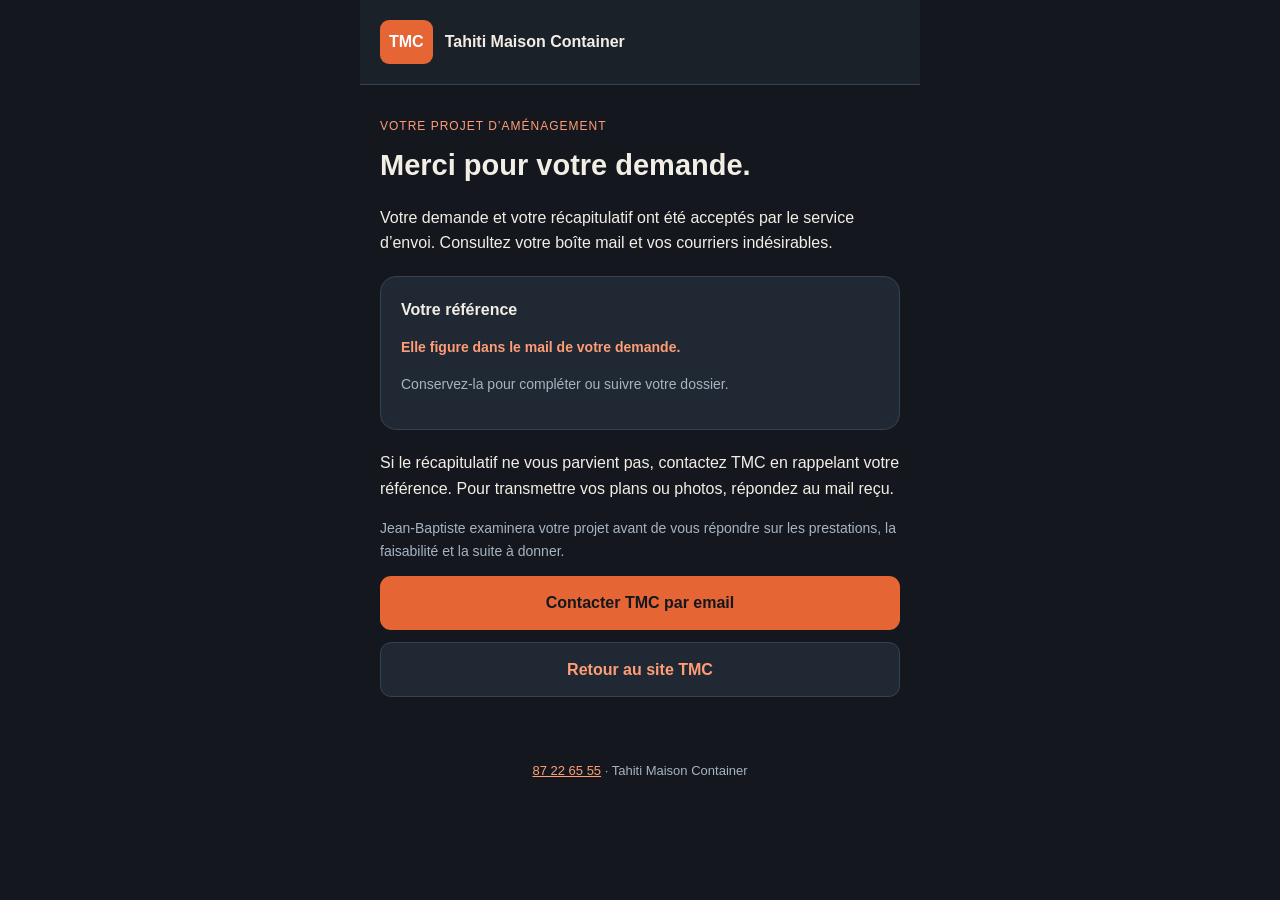
<file: demande/merci.html>
<!doctype html>
<html lang="fr">
<head>
<meta charset="utf-8">
<meta name="viewport" content="width=device-width,initial-scale=1">
<meta name="theme-color" content="#14181e">
<meta name="robots" content="noindex,nofollow">
<title>Votre demande — Tahiti Maison Container</title>
<style>
*{box-sizing:border-box}body{margin:0;background:#14181e;color:#f3eee5;font-family:-apple-system,BlinkMacSystemFont,"Segoe UI",Roboto,Arial,sans-serif;line-height:1.6}.app{max-width:560px;margin:auto;min-height:100vh}header{padding:20px;background:#1b2129;border-bottom:1px solid #364252;display:flex;align-items:center;gap:12px}.logo{background:#e56535;color:white;padding:9px;border-radius:9px;font-weight:800}header strong{font-size:16px}main{padding:32px 20px}.tag{font-size:12px;text-transform:uppercase;letter-spacing:1px;color:#ff9d77}h1{font-size:29px;line-height:1.2;margin:12px 0 22px}.card{background:#202833;border:1px solid #364252;border-radius:16px;padding:20px;margin:20px 0}.reference{overflow-wrap:anywhere;color:#ff9d77;font-weight:700;font-size:14px}.muted{color:#a8b3c2;font-size:14px}.btn{display:block;padding:14px 18px;margin:12px 0;border-radius:11px;text-align:center;text-decoration:none;background:#e56535;color:#14181e;font-weight:750}.secondary{background:#202833;color:#ff9d77;border:1px solid #364252}a:focus-visible{outline:3px solid #ff9d77;outline-offset:4px}footer{padding:20px;color:#a8b3c2;font-size:13px;text-align:center}footer a{color:#ff9d77}
</style>
</head>
<body><div class="app">
<header><span class="logo">TMC</span><strong>Tahiti Maison Container</strong></header>
<main><div class="tag">Votre projet d’aménagement</div>
<h1>Merci pour votre demande.</h1>
<p>Votre demande et votre récapitulatif ont été acceptés par le service d’envoi. Consultez votre boîte mail et vos courriers indésirables.</p>
<div class="card"><strong>Votre référence</strong><p class="reference" id="reference">Elle figure dans le mail de votre demande.</p><p class="muted">Conservez-la pour compléter ou suivre votre dossier.</p></div>
<p>Si le récapitulatif ne vous parvient pas, contactez TMC en rappelant votre référence. Pour transmettre vos plans ou photos, répondez au mail reçu.</p>
<p class="muted">Jean-Baptiste examinera votre projet avant de vous répondre sur les prestations, la faisabilité et la suite à donner.</p>
<a class="btn" id="contact" href="mailto:tahitimaisoncontainer@gmail.com">Contacter TMC par email</a>
<a class="btn secondary" href="../">Retour au site TMC</a>
</main>
<footer><a href="tel:+68987226555">87 22 65 55</a> · Tahiti Maison Container</footer>
</div>
<script>
(function(){
 var ref=new URLSearchParams(location.search).get('ref')||'';
 if(/^(?:AM-\d{6}-[A-HJ-NP-Z2-9]{6}|TMC-AM-\d{8}-[a-zA-Z0-9-]{8,80})$/.test(ref)){
   document.getElementById('reference').textContent=ref;
   document.getElementById('contact').href='mailto:tahitimaisoncontainer@gmail.com?subject='+encodeURIComponent('Suivi de ma demande '+ref);
   try{var d=JSON.parse(sessionStorage.getItem('tmc-amenagement-envoi-v2')||'null');if(d&&d.state&&d.state.reference===ref)sessionStorage.removeItem('tmc-amenagement-envoi-v2');}catch(e){}
 }
})();
</script>
</body></html>
</file>
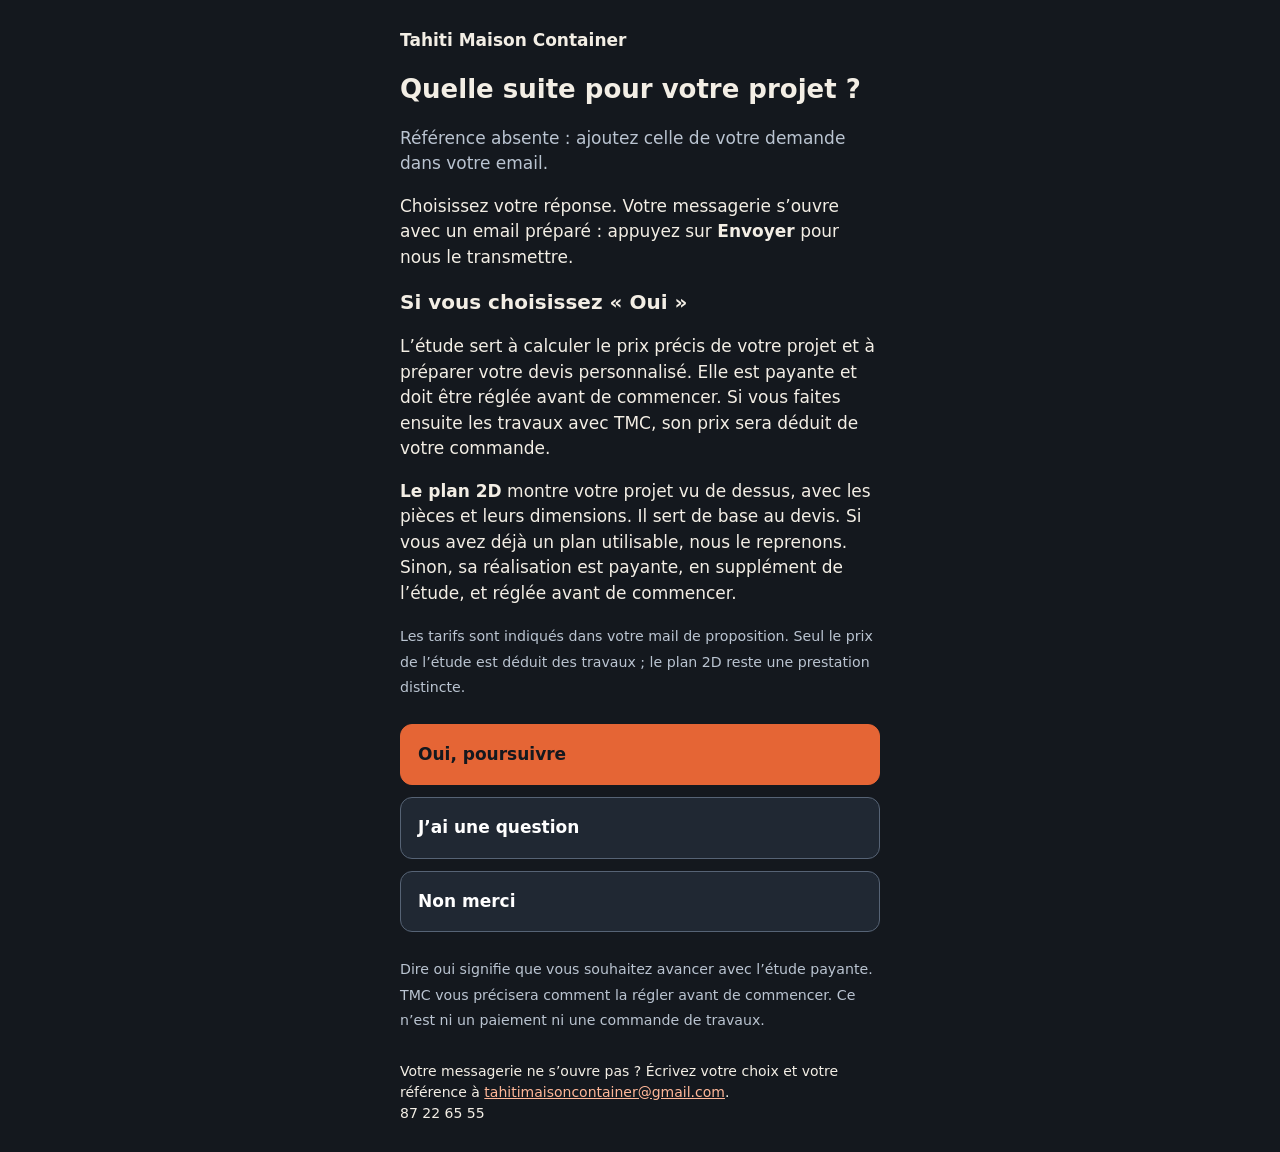
<file: demande/reponse.html>
<!doctype html>
<html lang="fr"><head><meta charset="utf-8"><meta name="viewport" content="width=device-width,initial-scale=1"><meta name="robots" content="noindex"><title>Votre réponse — TMC</title>
<style>
*{box-sizing:border-box}body{margin:0;background:#14181e;color:#f3eee5;font:17px/1.5 system-ui,sans-serif}main{max-width:520px;margin:auto;padding:28px 20px}h1{font-size:26px;margin:16px 0 8px}.ref,small{color:#bac4d1}.choices{display:grid;gap:12px;margin:24px 0}a.choice{display:block;padding:17px;border:1px solid #566375;border-radius:12px;color:#fff;text-decoration:none;font-weight:700;background:#202833}a.choice:first-child{background:#e56535;color:#14181e;border-color:#e56535}a:focus-visible{outline:3px solid #ffb798;outline-offset:3px}#status{color:#ffb798}footer{margin-top:28px;font-size:14px}footer a{color:#ffb798}
</style></head><body><main><strong>Tahiti Maison Container</strong><h1>Quelle suite pour votre projet ?</h1><p class="ref" id="reference"></p><p>Choisissez votre réponse. Votre messagerie s’ouvre avec un email préparé : appuyez sur <strong>Envoyer</strong> pour nous le transmettre.</p><section aria-label="Ce que comprend votre accord"><h2 style="font-size:20px">Si vous choisissez « Oui »</h2><p>L’étude sert à calculer le prix précis de votre projet et à préparer votre devis personnalisé. Elle est payante et doit être réglée avant de commencer. Si vous faites ensuite les travaux avec TMC, son prix sera déduit de votre commande.</p><p><strong>Le plan 2D</strong> montre votre projet vu de dessus, avec les pièces et leurs dimensions. Il sert de base au devis. Si vous avez déjà un plan utilisable, nous le reprenons. Sinon, sa réalisation est payante, en supplément de l’étude, et réglée avant de commencer.</p><p><small>Les tarifs sont indiqués dans votre mail de proposition. Seul le prix de l’étude est déduit des travaux ; le plan 2D reste une prestation distincte.</small></p></section><div class="choices" id="choices"></div><p id="status" role="status"></p><small>Dire oui signifie que vous souhaitez avancer avec l’étude payante. TMC vous précisera comment la régler avant de commencer. Ce n’est ni un paiement ni une commande de travaux.</small><footer>Votre messagerie ne s’ouvre pas ? Écrivez votre choix et votre référence à <a href="mailto:tahitimaisoncontainer@gmail.com">tahitimaisoncontainer@gmail.com</a>.<br>87 22 65 55</footer></main>
<script>
const raw=new URLSearchParams(location.search).get('ref')||'';
const ref=/^AM-[A-Z0-9-]{4,40}$/.test(raw)?raw:'';
document.getElementById('reference').textContent=ref?'Référence : '+ref:'Référence absente : ajoutez celle de votre demande dans votre email.';
const choices=[
 ['Oui, poursuivre','ETUDE CONFIRMEE','Oui, je souhaite poursuivre avec l’étude payante de mon projet. J’ai pris connaissance du rôle de l’étude et du plan 2D, ainsi que de leurs tarifs distincts dans votre proposition. Merci de vérifier si un plan est à réaliser et de me préciser les modalités de règlement avant de commencer.'],
 ['J’ai une question','A PRECISER','Avant de me décider pour l’étude, j’ai une question :\n[Écrivez votre question ici]'],
 ['Non merci','REFUSE','Je ne souhaite pas poursuivre avec l’étude de mon projet actuellement. Merci de clore ma demande, sans relance.']
];
choices.forEach(([label,status,body])=>{
 const a=document.createElement('a');a.className='choice';a.textContent=label;
 a.href='mailto:tahitimaisoncontainer@gmail.com?subject='+encodeURIComponent('['+status+'] Aménagement — '+(ref||'référence à ajouter'))+'&body='+encodeURIComponent('Ia ora na,\n\n'+body+'\n\nRéférence : '+(ref||'[ajoutez votre référence]')+'\n\nNom : ');
 a.addEventListener('click',()=>{document.getElementById('status').textContent='Dernière étape : envoyez l’email depuis votre messagerie. Votre choix n’est pas transmis tant que vous ne l’avez pas envoyé.';});
 document.getElementById('choices').appendChild(a);
});
</script></body></html>
</file>
<file: brocante/styles.css>
:root {
  --bg: #faf8f4;
  --surface: #ffffff;
  --ink: #1a1a1a;
  --muted: #6b6b6b;
  --line: #e6e1d8;
  --accent: #b8843a;
  --accent-ink: #ffffff;
  --radius: 10px;
  --shadow: 0 1px 2px rgba(0, 0, 0, .04), 0 8px 24px rgba(0, 0, 0, .06);
  --maxw: 1100px;
}

* { box-sizing: border-box; }

html, body { margin: 0; padding: 0; }

body {
  font-family: -apple-system, BlinkMacSystemFont, "Segoe UI", Roboto, "Helvetica Neue", Arial, sans-serif;
  color: var(--ink);
  background: var(--bg);
  line-height: 1.55;
  -webkit-font-smoothing: antialiased;
}

a { color: var(--ink); }

.container { max-width: var(--maxw); margin: 0 auto; padding: 0 20px; }

.muted { color: var(--muted); }

/* Header */
.site-header {
  position: sticky; top: 0; z-index: 10;
  background: rgba(250, 248, 244, .92);
  backdrop-filter: saturate(140%) blur(6px);
  border-bottom: 1px solid var(--line);
}
.header-inner {
  display: flex; align-items: center; justify-content: space-between;
  height: 64px;
}
.brand {
  display: inline-flex; align-items: center; gap: 8px;
  text-decoration: none; font-weight: 700; letter-spacing: .02em;
}
.brand-mark { color: var(--accent); font-size: 18px; }
.nav { display: flex; gap: 22px; }
.nav a { text-decoration: none; color: var(--muted); font-size: 14px; white-space: nowrap; }
.nav a:hover { color: var(--ink); }
@media (max-width: 520px) {
  .nav { gap: 14px; }
  .nav a { font-size: 13px; }
  .nav a[href="#comment"] { display: none; }
}

/* Hero */
.hero {
  padding: 72px 0 48px;
  text-align: center;
}
.hero h1 { font-size: clamp(36px, 6vw, 56px); margin: 0 0 12px; letter-spacing: -.02em; }
.hero .lead { max-width: 620px; margin: 0 auto 24px; color: var(--muted); font-size: 17px; }

/* Sections */
.section { padding: 56px 0; }
.section-alt { background: #f3efe7; border-top: 1px solid var(--line); border-bottom: 1px solid var(--line); }
.section h2 { font-size: 28px; margin: 0 0 6px; letter-spacing: -.01em; }

/* Buttons */
.btn {
  display: inline-block; padding: 12px 22px;
  border-radius: 999px; border: 1px solid transparent;
  font-weight: 600; font-size: 15px; cursor: pointer;
  text-decoration: none; transition: transform .05s ease, background .15s ease;
}
.btn-primary { background: var(--ink); color: #fff; }
.btn-primary:hover { background: #000; }
.btn-primary:active { transform: translateY(1px); }
.btn-block { width: 100%; }

/* Grid */
.grid {
  margin-top: 28px;
  display: grid;
  grid-template-columns: repeat(auto-fill, minmax(260px, 1fr));
  gap: 22px;
}

.card {
  background: var(--surface);
  border: 1px solid var(--line);
  border-radius: var(--radius);
  overflow: hidden;
  cursor: pointer;
  transition: transform .15s ease, box-shadow .15s ease, border-color .15s ease;
  display: flex; flex-direction: column;
}
.card:hover {
  transform: translateY(-2px);
  box-shadow: var(--shadow);
  border-color: #d8d2c5;
}
.card-media {
  aspect-ratio: 4 / 3;
  background: #ece7dc center/cover no-repeat;
}
.card-body { padding: 14px 16px 16px; flex: 1; display: flex; flex-direction: column; }
.card-title { margin: 0 0 4px; font-size: 16px; font-weight: 600; }
.card-cat { font-size: 12px; color: var(--muted); text-transform: uppercase; letter-spacing: .08em; }
.card-foot {
  margin-top: 12px; display: flex; align-items: center; justify-content: space-between;
}
.card-price { font-weight: 700; }
.card-cta { font-size: 13px; color: var(--accent); font-weight: 600; }

.badge {
  display: inline-block; font-size: 11px; padding: 2px 8px;
  border-radius: 999px; background: #1a1a1a; color: #fff;
  text-transform: uppercase; letter-spacing: .08em;
}
.badge-sold { background: #b00020; }
.badge-reserved { background: var(--accent); }

/* Steps */
.steps { padding-left: 18px; max-width: 720px; }
.steps li { margin: 10px 0; }

/* Footer */
.site-footer {
  border-top: 1px solid var(--line);
  padding: 32px 0;
  margin-top: 24px;
  background: #f3efe7;
}
.footer-inner { display: flex; justify-content: space-between; gap: 24px; flex-wrap: wrap; }

/* Modal */
.modal {
  position: fixed; inset: 0; z-index: 50;
  display: flex; align-items: center; justify-content: center;
  padding: 16px;
}
.modal[hidden] { display: none; }
.modal-backdrop {
  position: absolute; inset: 0; background: rgba(20, 18, 14, .55);
}
.modal-card {
  position: relative;
  background: var(--surface);
  border-radius: 14px;
  max-width: 880px; width: 100%;
  max-height: 92vh; overflow: auto;
  box-shadow: var(--shadow);
}
.modal-close {
  position: absolute; top: 10px; right: 12px;
  background: transparent; border: 0; font-size: 28px; line-height: 1; cursor: pointer; color: var(--muted);
}
.modal-body { display: grid; grid-template-columns: 1fr 1fr; gap: 0; }
@media (max-width: 720px) {
  .modal-body { grid-template-columns: 1fr; }
}
.modal-media {
  background: #ece7dc;
  aspect-ratio: 4 / 3;
  align-self: start;
  width: 100%;
  min-width: 0;
  overflow: hidden;
}
.modal-media img { width: 100%; height: 100%; object-fit: cover; display: block; }
@media (max-width: 720px) {
  .modal-media { aspect-ratio: 16 / 10; }
}
.modal-info { padding: 28px; }
.modal-info h3 { margin: 0 0 8px; font-size: 22px; }
.price { font-size: 16px; margin: 0 0 8px; }

/* Form */
.offer-form { display: flex; flex-direction: column; gap: 12px; margin-top: 16px; }
.offer-form label {
  display: flex; flex-direction: column; font-size: 13px; color: var(--muted); gap: 4px;
}
.offer-form input, .offer-form textarea {
  font: inherit; color: var(--ink);
  padding: 10px 12px; border: 1px solid var(--line); border-radius: 8px;
  background: #fff; outline: none;
}
.offer-form input:focus, .offer-form textarea:focus { border-color: var(--ink); }
.offer-form .row { display: grid; grid-template-columns: 1fr 1fr; gap: 12px; }
@media (max-width: 480px) {
  .offer-form .row { grid-template-columns: 1fr; }
}

.form-status { margin: 6px 0 0; font-size: 14px; min-height: 1.4em; }
.form-status.success { color: #2e7d32; }
.form-status.error { color: #b00020; }
</file>
